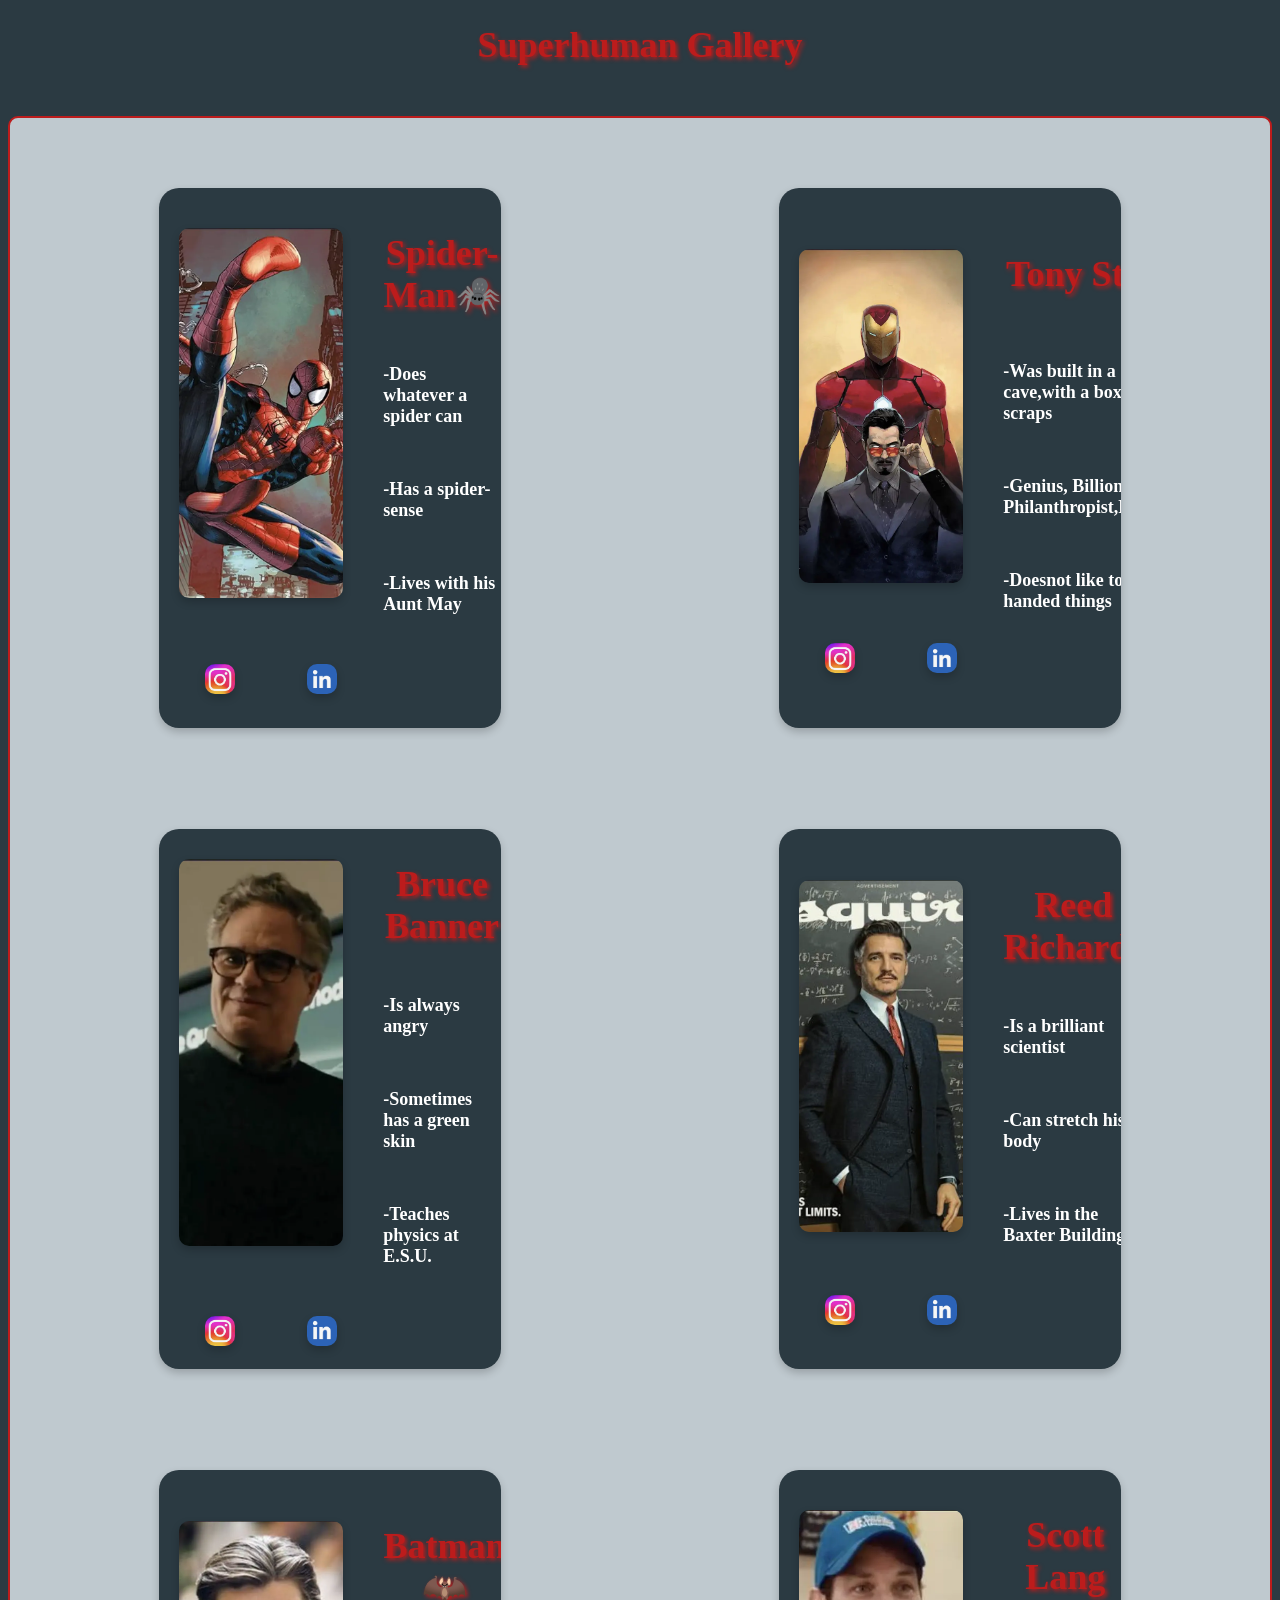
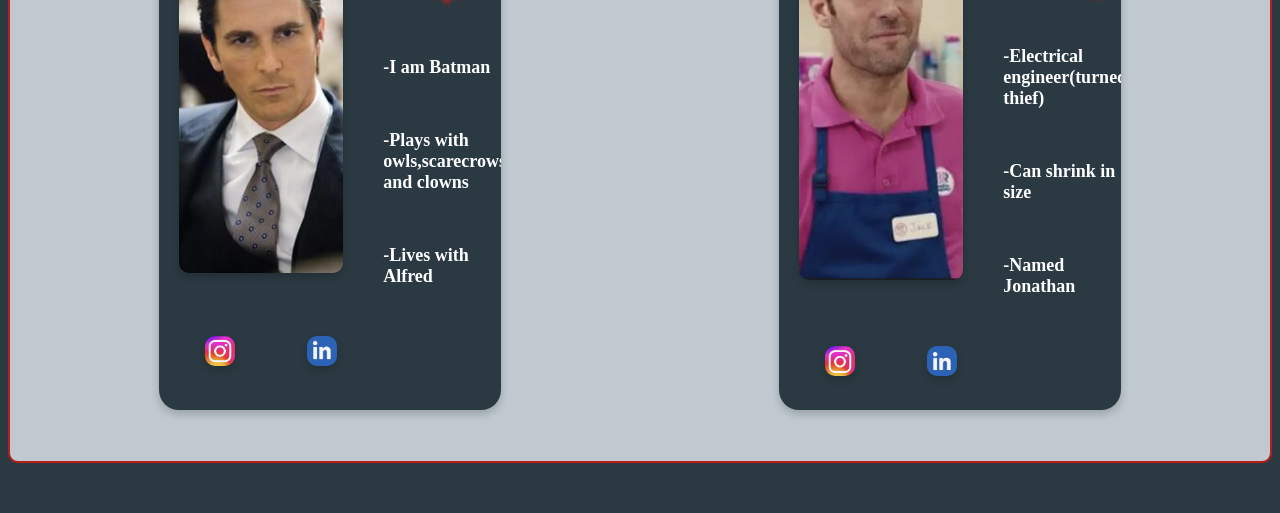
<file: index.html>
<!DOCTYPE html>
<html lang="en">

<head>
    <meta charset="UTF-8">
    <meta name="viewport" content="width=device-width, initial-scale=1.0">
    <title>Home page;)</title>
    <link rel="stylesheet" href="styleoutlet.css">
</head>

<body>
    <h1>Superhuman Gallery</h1>
    <div class="gallery">
        <div id="SpiderMan" class="superhero">
            <div class="content-container">
                <img src="images/spiderman.webp" alt="Peter Parker">
                <div class="description-container">
                    <h1>Spider-Man🕷️</h1>
                    <h4>-Does whatever a spider can</h4><br>
                    <h4>-Has a spider-sense</h4><br>
                    <h4>-Lives with his Aunt May</h4><br>
                </div>
            </div>
            <div class="button-container">
                <button type="button"
                    onclick="window.location.href='https://www.instagram.com/spiderman?utm_source=ig_web_button_share_sheet&stkn=ZDNlZDc0MzIxNw=='"><img
                        src="images/ig.webp" alt="Instagram" class="linkedin-icon"></button>
                <button type="button" onclick="window.location.href='spiderlink.html'"><img src="images/linkedin.webp"
                        alt="Linkedin" class="linkedin-icon"></button>
            </div>
        </div>
        <div id="IronMan" class="superhero">
            <div class="content-container">
                <img src="images/ironman.webp" alt="Tony Stark">
                <div class="description-container">
                    <h1>Tony Stark</h1><br>
                    <h4>-Was built in a cave,with a box of scraps</h4><br>
                    <h4>-Genius, Billionaire, Philanthropist,Playboy</h4><br>
                    <h4>-Doesnot like to be handed things</h4>
                </div>
            </div>
            <div class="button-container">
                <button type="button"
                    onclick="window.location.href='https://www.instagram.com/robertdowneyjr?utm_source=ig_web_button_share_sheet&stkn=ZDNlZDc0MzIxNw=='"><img
                        src="images/ig.webp" alt="Instagram" class="linkedin-icon"></button>
                <button type="button" onclick="window.location.href='ironlink.html'"><img src="images/linkedin.webp"
                        alt="Linkedin" class="linkedin-icon"></button>
            </div>
        </div>
        <div id="Hulk" class="superhero">
            <div class="content-container">
                <img src="images/hulk.webp" alt="Bruce Banner">
                <div class="description-container">
                    <h1>Bruce Banner</h1>
                    <h4>-Is always angry</h4><br>
                    <h4>-Sometimes has a green skin</h4><br>
                    <h4>-Teaches physics at E.S.U.</h4><br>
                </div>
            </div>
            <div class="button-container">
                <button type="button"
                    onclick="window.location.href='https://www.instagram.com/hulkhogan?utm_source=ig_web_button_share_sheet&stkn=ZDNlZDc0MzIxNw=='"><img
                        src="images/ig.webp" alt="Instagram" class="linkedin-icon"></button>
                <button type="button" onclick="window.location.href='brucelink.html'"><img src="images/linkedin.webp"
                        alt="Linkedin" class="linkedin-icon"></button>
            </div>
        </div>
        <div id="Mrfantastic" class="superhero">
            <div class="content-container">
                <img src="images/reed.webp" alt="Reed Richards">
                <div class="description-container">
                    <h1>Reed Richards</h1>
                    <h4>-Is a brilliant scientist</h4><br>
                    <h4>-Can stretch his body</h4><br>
                    <h4>-Lives in the Baxter Building</h4><br>
                </div>
            </div>
            <div class="button-container">
                <button type="button"
                    onclick="window.location.href='https://www.instagram.com/pascalispunk?utm_source=ig_web_button_share_sheet&stkn=ZDNlZDc0MzIxNw=='"><img
                        src="images/ig.webp" alt="Instagram" class="linkedin-icon"></button>
                <button type="button" onclick="window.location.href='reedlink.html'"><img src="images/linkedin.webp"
                        alt="Linkedin" class="linkedin-icon"></button>
            </div>
        </div>
        <div id="Batman" class="superhero">
            <div class="content-container">
                <img src="images/batman.webp" alt="Bruce Wayne">
                <div class="description-container">
                    <h1>Batman🦇</h1>
                    <h4>-I am Batman</h4><br>
                    <h4>-Plays with owls,scarecrows and clowns</h4><br>
                    <h4>-Lives with Alfred</h4><br>
                </div>
            </div>
            <div class="button-container">
                <button type="button"
                    onclick="window.location.href='https://www.instagram.com/batman?utm_source=ig_web_button_share_sheet&stkn=ZDNlZDc0MzIxNw=='"><img
                        src="images/ig.webp" alt="Instagram" class="linkedin-icon"></button>
                <button type="button" onclick="window.location.href='batman.html'"><img src="images/linkedin.webp"
                        alt="Linkedin" class="linkedin-icon"></button>
            </div>
        </div>
        <div id="antman" class="superhero">
            <div class="content-container">
                <img src="images/antman.webp" alt="Scott Lang">
                <div class="description-container">
                    <h1>Scott Lang</h1>
                    <h4>-Electrical engineer(turned thief)</h4><br>
                    <h4>-Can shrink in size</h4><br>
                    <h4>-Named Jonathan</h4><br>
                </div>
            </div>
            <div class="button-container">
                <button type="button"
                    onclick="window.location.href='https://www.instagram.com/antmanofficial?utm_source=ig_web_button_share_sheet&stkn=ZDNlZDc0MzIxNw=='"><img
                        src="images/ig.webp" alt="Instagram" class="linkedin-icon"></button>
                <button type="button" onclick="window.location.href='antman.html'"><img src="images/linkedin.webp"
                        alt="Linkedin" class="linkedin-icon"></button>
            </div>
        </div>
        </div>
    </div>
</body>

</html>
</file>
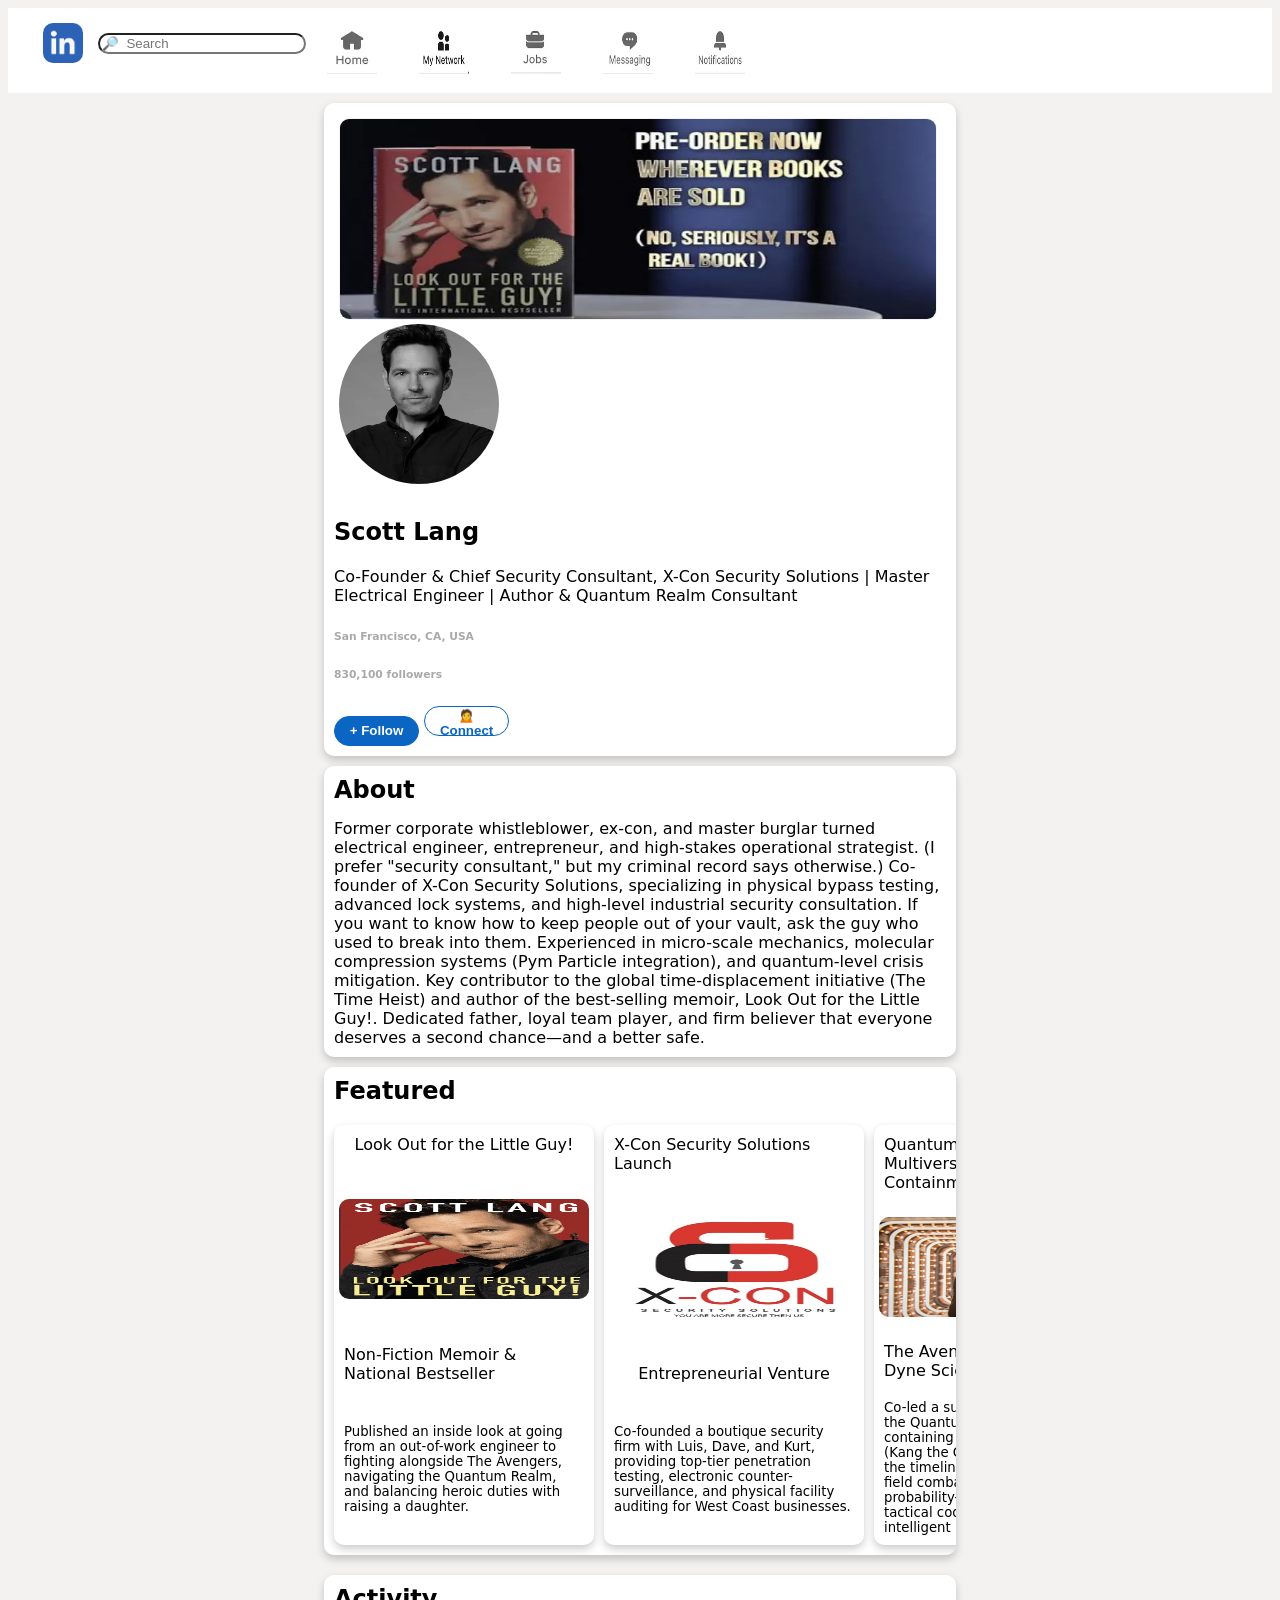
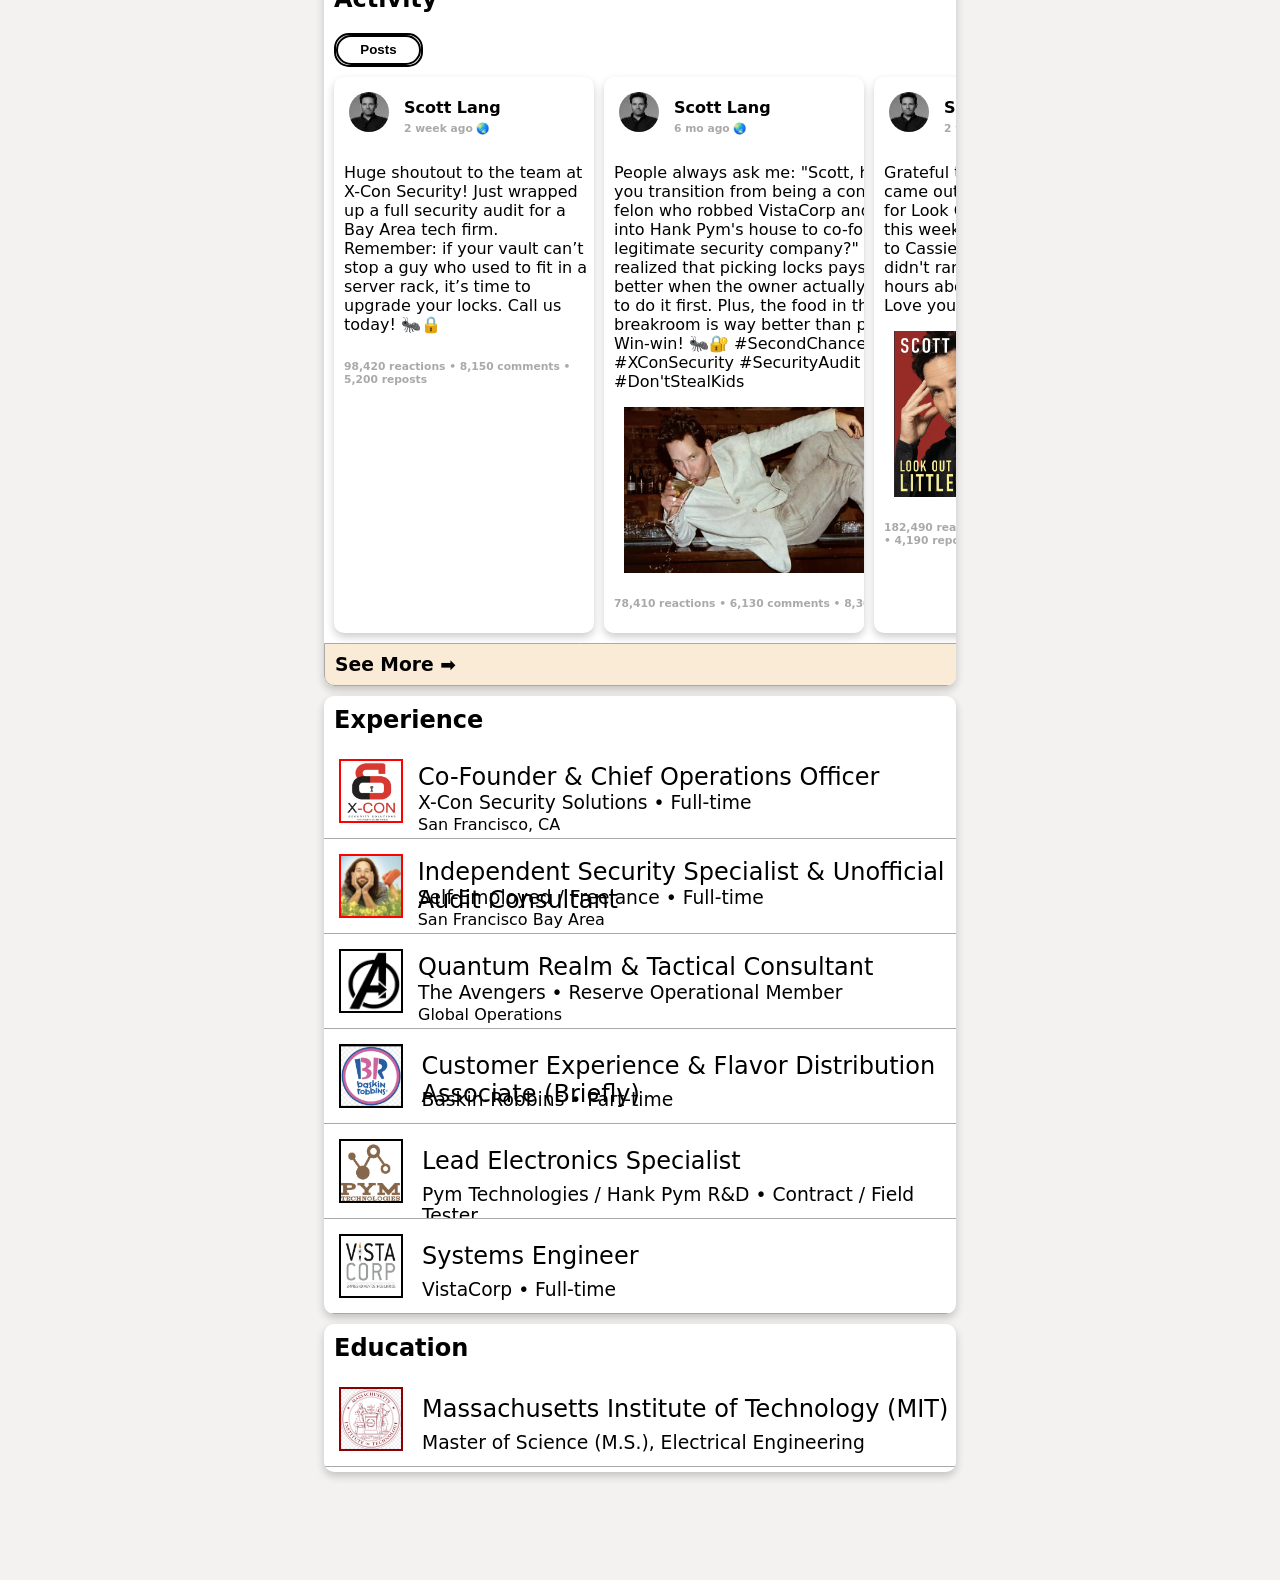
<file: antman.html>
<!DOCTYPE html>
<html lang="en">

<head>
    <meta charset="UTF-8">
    <meta name="viewport" content="width=device-width, initial-scale=1.0">
    <title>Antman Linkedin</title>
    <link rel="stylesheet" href="stylepro.css">
</head>

<body>
    <div class="linked">
        <div class="top-header">
            <div class="logo-container">
                <img src="images/linkedin.webp" alt="Linkedin" class="linkedin-icon" style="border-radius: 10px;">
                <input type="text" placeholder="🔎  Search" class="search-bar"
                    style="border-radius: 20px; width: 200px;">
            </div>
            <div class="button-container">
                <button type="button" onclick="window.location.href='https://www.linkedin.com/feed/'"><img
                        src="images/home.webp" alt="Home"></button>
                <button type="button" onclick="window.location.href='https://www.linkedin.com/mynetwork/grow/'"><img
                        src="images/net.webp" alt="Home"></button>
                <button type="button" onclick="window.location.href='https://www.linkedin.com/jobs/'"><img
                        src="images/job.webp" alt="Home"></button>
                <button type="button" onclick="window.location.href='https://www.linkedin.com/messaging/'"><img
                        src="images/messag.webp" alt="Home"></button>
                <button type="button"
                    onclick="window.location.href='https://www.linkedin.com/notifications/?filter=all'"><img
                        src="images/notif.webp" alt="Home"></button>
            </div>
        </div>
        <div class="about-section">
            <div class="photos">
                <img src="images/antmanbanner.webp" alt="Banner" id="bannertony">
                <img src="images/scott.webp" alt="pfp" id="pfpstark">
            </div>
            <div class="name">
                <h2>Scott Lang</h2>
                <h4 style="font-weight: 400;">Co-Founder & Chief Security Consultant, X-Con Security Solutions | Master
                    Electrical Engineer | Author & Quantum Realm Consultant</h4>
                <h6>San Francisco, CA, USA</h6>
                <h6>830,100 followers</h6>
                <button type="button" id="follow">+ Follow</button>
                <button type="button" id="connect">🙍 Connect</button>
            </div>
        </div>
        <div class="Description">
            <h2 style="margin: 10px; margin-bottom: 5px;">About</h2>
            <h4 style="font-weight: 400; margin: 10px; margin-bottom: 10px;">Former corporate whistleblower, ex-con, and
                master burglar turned electrical engineer, entrepreneur, and high-stakes operational strategist. (I
                prefer "security consultant," but my criminal record says otherwise.) Co-founder of X-Con Security
                Solutions, specializing in physical bypass testing, advanced lock systems, and high-level industrial
                security consultation.
                If you want to know how to keep people out of your vault, ask the guy who used to break into them.
                Experienced in micro-scale mechanics, molecular compression systems (Pym Particle integration), and
                quantum-level crisis mitigation. Key contributor to the global time-displacement initiative (The Time
                Heist) and author of the best-selling memoir, Look Out for the Little Guy!. Dedicated father, loyal team
                player, and firm believer that everyone deserves a second chance—and a better safe.</h4>
        </div>
        <div class="featured">
            <h2 style="margin: 10px; margin-bottom: 20px;">Featured</h2>
            <div class="links">
                <div class="card">
                    <h4 style="font-weight: 400; margin: 10px; margin-bottom: 10px;">Look Out for the Little Guy!</h4>
                    <img src="images/book.webp" alt="arcreactor">
                    <h4 style="font-weight: 500; margin: 10px; margin-bottom: 10px;">Non-Fiction Memoir & National
                        Bestseller</h4>
                    <h5 style="font-weight: 400; margin: 10px; margin-bottom: 10px;">
                        Published an inside look at going from an out-of-work engineer to fighting alongside The
                        Avengers, navigating the Quantum Realm, and balancing heroic duties with raising a daughter.
                    </h5>
                </div>
                <div class="card">
                    <h4 style="font-weight: 400; margin: 10px; margin-bottom: 10px;">X-Con Security Solutions Launch
                    </h4>
                    <img src="images/xcon.webp" alt="arcreactor">
                    <h4 style="font-weight: 500; margin: 10px; margin-bottom: 10px;">Entrepreneurial Venture</h4>
                    <h5 style="font-weight: 400; margin: 10px; margin-bottom: 10px;">
                        Co-founded a boutique security firm with Luis, Dave, and Kurt, providing top-tier penetration
                        testing, electronic counter-surveillance, and physical facility auditing for West Coast
                        businesses.</h5>
                </div>
                <div class="card">
                    <h4 style="font-weight: 400; margin: 10px; margin-bottom: 10px;">Quantum Realm & Multiversal Threat
                        Containment</h4>
                    <img src="images/multiverse.webp" alt="arcreactor">
                    <h4 style="font-weight: 500; margin: 10px; margin-bottom: 10px;">The Avengers & Pym/van Dyne
                        Scientific Expedition
                    </h4>
                    <h5 style="font-weight: 400; margin: 10px; margin-bottom: 10px;">Co-led a subatomic expedition into
                        the Quantum Realm, successfully containing a multiversal threat (Kang the Conqueror) and
                        securing the timeline. Pioneered micro-scale field combat tactics, advanced probability-storm
                        navigation, and tactical coordination with hyper-intelligent insectoid units.</h5>
                </div>
            </div>
        </div>
        <div class="Activity">
            <h2 style="margin: 10px; margin-bottom: 20px;">Activity</h2>
            <div class="post" style="margin-left: 10px;">
                <button type="button" class="post">Posts</button>
            </div>
            <div class="postcard">
                <div class="cards">
                    <div class="title">
                        <img src="images/scott.webp" alt="pfp"
                            style="width: 40px; height: 40px; border-radius: 50%;">
                        <div style="display: flex;flex-direction: column;">
                            <div style="height: 20px;">
                                <h4>Scott Lang</h4>
                            </div>
                            <div style="height: 20px;">
                                <h6>2 week ago 🌏</h6>
                            </div>
                        </div>
                    </div>
                    <div style="margin-left: 10px;margin-top: 0px;">
                        <p>Huge shoutout to the team at X-Con Security! Just wrapped up a full security audit for a Bay
                            Area tech firm. Remember: if your vault can’t stop a guy who used to fit in a server rack,
                            it’s time to upgrade your locks. Call us today! 🐜🔒</p>

                    </div>
                    <div style="display: flex;flex-direction: row;">
                        <h6 style="margin: 10px;">98,420 reactions • 8,150 comments • 5,200 reposts</h6>
                    </div>
                </div>
                <div class="cards">
                    <div class="title">
                        <img src="images/scott.webp" alt="pfp"
                            style="width: 40px; height: 40px; border-radius: 50%;">
                        <div style="display: flex;flex-direction: column;">
                            <div style="height: 20px;">
                                <h4>Scott Lang</h4>
                            </div>
                            <div style="height: 20px;">
                                <h6>6 mo ago 🌏</h6>
                            </div>
                        </div>
                    </div>
                    <div style="margin-left: 10px;margin-top: 0px;">
                        <p>People always ask me: "Scott, how did you transition from being a convicted felon who robbed
                            VistaCorp and broke into Hank Pym's house to co-founding a legitimate security company?"
                            Simple! I realized that picking locks pays much better when the owner actually hires you to
                            do it first.

                            Plus, the food in the X-Con breakroom is way better than prison food. Win-win! 🐜🔐
                            #SecondChances #XConSecurity #SecurityAudit #Don'tStealKids</p>
                        <img src="images/act1sct.webp" alt="arcmake" style=" margin: 10px; margin-top: 0px;height: 166px; width: auto;">
                    </div>
                    <div style="display: flex;flex-direction: row;">
                        <h6 style="margin: 10px;">78,410 reactions • 6,130 comments • 8,300 reposts</h6>
                    </div>
                </div>
                <div class="cards">
                    <div class="title">
                        <img src="images/scott.webp" alt="pfp"
                            style="width: 40px; height: 40px; border-radius: 50%;">
                        <div style="display: flex;flex-direction: column;">
                            <div style="height: 20px;">
                                <h4>Scott Lang</h4>
                            </div>
                            <div style="height: 20px;">
                                <h6>2 yr ago 🌏</h6>
                            </div>
                        </div>
                    </div>
                    <div style="margin-left: 10px;margin-top: 0px;">
                        <p>Grateful to everyone who came out to the book signing for Look Out for the Little Guy! this
                            weekend! Special thanks to Cassie for making sure I didn't ramble on stage for two hours
                            about quantum physics. Love you kiddo! ❤️📖</p>
                        <img src="images/book.webp" alt="arcmake"
                            style="margin: 10px;margin-top: 0px;height: 166px; width: auto;">
                    </div>
                    <div style="display: flex;flex-direction: row;">
                        <h6 style="margin: 10px;">182,490 reactions • 12,430 comments • 4,190 reposts</h6>
                    </div>
                </div>
            </div>
            <div
                style="border: 1px solid darkgray;border-bottom-left-radius: 10px;border-top-right-radius: 10px;background-color: antiquewhite;">
                <h3 style="margin: 10px;">See More ➡</h3>
            </div>
        </div>
        <div class="experience">
            <h2 style="margin: 10px;">Experience</h2>
            <div class="experiences">
                <img src="images/xcon.webp" alt="avng" style="border: 2px solid red; height: 60px;width: 60px;">
                <div style="display: flex;flex-direction: column;height: 60px;">
                    <div style="height: 30px;">
                        <h2 style="font-weight: 500;">Co-Founder & Chief Operations Officer</h2>
                    </div>
                    <div style="height: 20px;">
                        <h3 style="font-weight: 400;">X-Con Security Solutions • Full-time</h3>
                    </div>
                    <div style="height: 10px;">
                        <h4 style="font-weight: 300;">San Francisco, CA</h4>
                    </div>
                </div>
            </div>
            <div class="experiences">
                <img src="images/homeless.webp" alt="avng" style="border: 2px solid red; height: 60px;width: 60px;">
                <div style="display: flex;flex-direction: column;height: 60px;">
                    <div style="height: 30px;">
                        <h2 style="font-weight: 500;">Independent Security Specialist & Unofficial Audit Consultant</h2>
                    </div>
                    <div style="height: 20px;">
                        <h3 style="font-weight: 400;">Self-Employed / Freelance • Full-time</h3>
                    </div>
                    <div style="height: 10px;">
                        <h4 style="font-weight: 300;">San Francisco Bay Area</h4>
                    </div>
                </div>
            </div>
            <div class="experiences">
                <img src="images/avng.webp" alt="avng" style="border: 2px solid black; height: 60px;width: 60px;">
                <div style="display: flex;flex-direction: column;height: 60px;">
                    <div style="height: 30px;">
                        <h2 style="font-weight: 500;">Quantum Realm & Tactical Consultant</h2>
                    </div>
                    <div style="height: 20px;">
                        <h3 style="font-weight: 400;">
                            The Avengers • Reserve Operational Member</h3>
                    </div>
                    <div style="height: 10px;">
                        <h4 style="font-weight: 300;">Global Operations</h4>
                    </div>
                </div>
            </div>
            <div class="experiences">
                <img src="images/br.webp" alt="avng" style="border: 2px solid black; height: 60px;width: 60px;">
                <div style="display: flex;flex-direction: column;height: 60px;">
                    <div class="mainhed">
                        <h2 style="font-weight: 500;">Customer Experience & Flavor Distribution Associate (Briefly)</h2>
                    </div>
                    <div class="subhed">
                        <h3 style="font-weight: 400;">
                            Baskin-Robbins • Part-time</h3>
                    </div>
                    <div class="descp">
                        <h4 style="font-weight: 300;">San Francisco, CA</h4>
                    </div>
                </div>
            </div>
            <div class="experiences">
                <img src="images/PYM.webp" alt="avng" style="border: 2px solid black; height: 60px;width: 60px;">
                <div style="display: flex;flex-direction: column;height: 60px;">
                    <div class="mainhed">
                        <h2 style="font-weight: 500;">Lead Electronics Specialist</h2>
                    </div>
                    <div class="subhed">
                        <h3 style="font-weight: 400;">
                            Pym Technologies / Hank Pym R&D • Contract / Field Tester</h3>
                    </div>
                    <div class="descp">
                        <h4 style="font-weight: 300;">San Francisco, CA</h4>
                    </div>
                </div>
            </div>
            <div class="experiences">
                <img src="images/vistacorp.webp" alt="avng" style="border: 2px solid black; height: 60px;width: 60px;">
                <div style="display: flex;flex-direction: column;height: 60px;">
                    <div class="mainhed">
                        <h2 style="font-weight: 500;">Systems Engineer</h2>
                    </div>
                    <div class="subhed">
                        <h3 style="font-weight: 400;">
                            VistaCorp • Full-time</h3>
                    </div>
                    <div class="descp">
                        <h4 style="font-weight: 300;">San Francisco, CA</h4>
                    </div>
                </div>
            </div>
        </div>
        <div class="education">
            <h2 style="margin: 10px;">Education</h2>
            <div class="educate 1">
                <img src="images/mit.webp" alt="avng" style="border: 2px solid darkred; height: 60px;width: 60px;">
                <div style="display: flex;flex-direction: column;height: 60px;">
                    <div class="mainhed">
                        <h2 style="font-weight: 500;">Massachusetts Institute of Technology (MIT)</h2>
                    </div>
                    <div class="subhed">
                        <h3 style="font-weight: 400;">Master of Science (M.S.), Electrical Engineering
                        </h3>
                    </div>
                    <div class="descp">
                        <h4 style="font-weight: 300;">Focus: Advanced Micro-Circuitry, Network Security, Electromagnetic
                            Systems</h4>
                    </div>
                </div>
            </div>
        </div>
    </div>
</body>
</html>
</file>
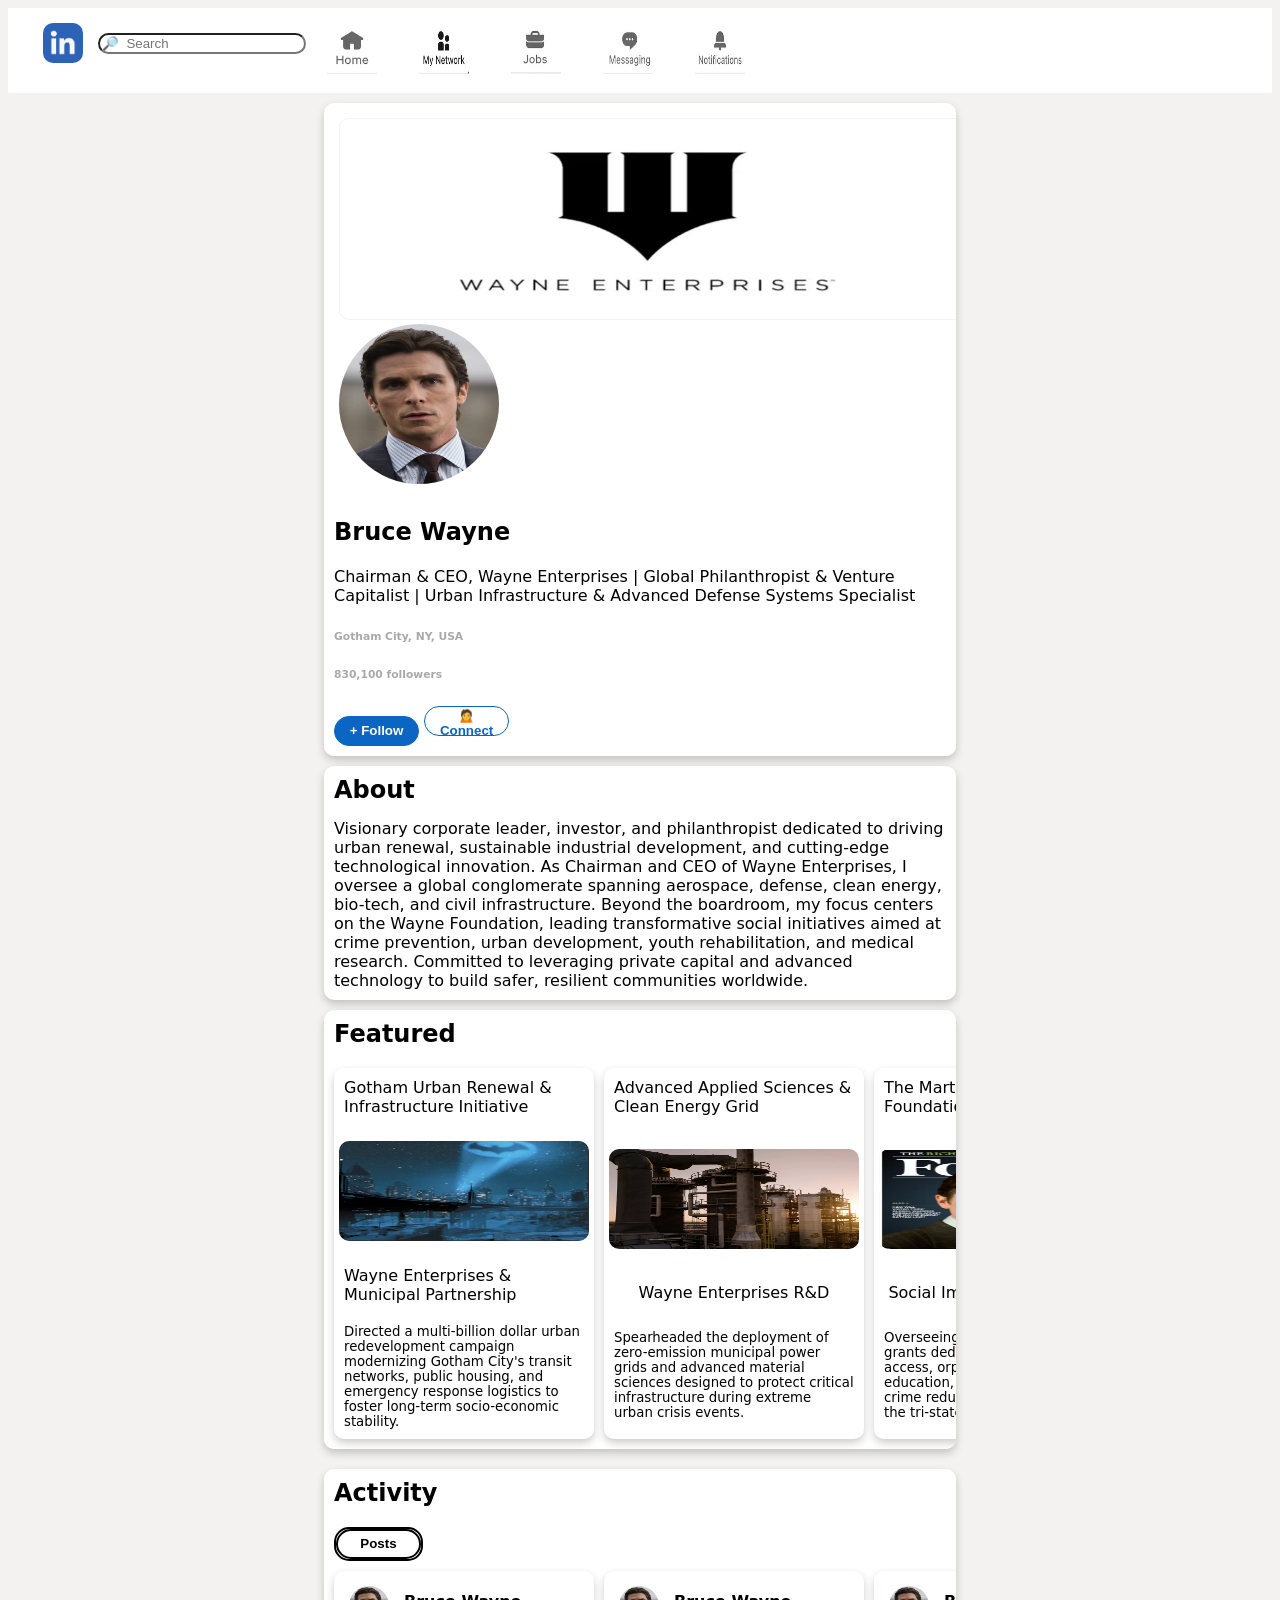
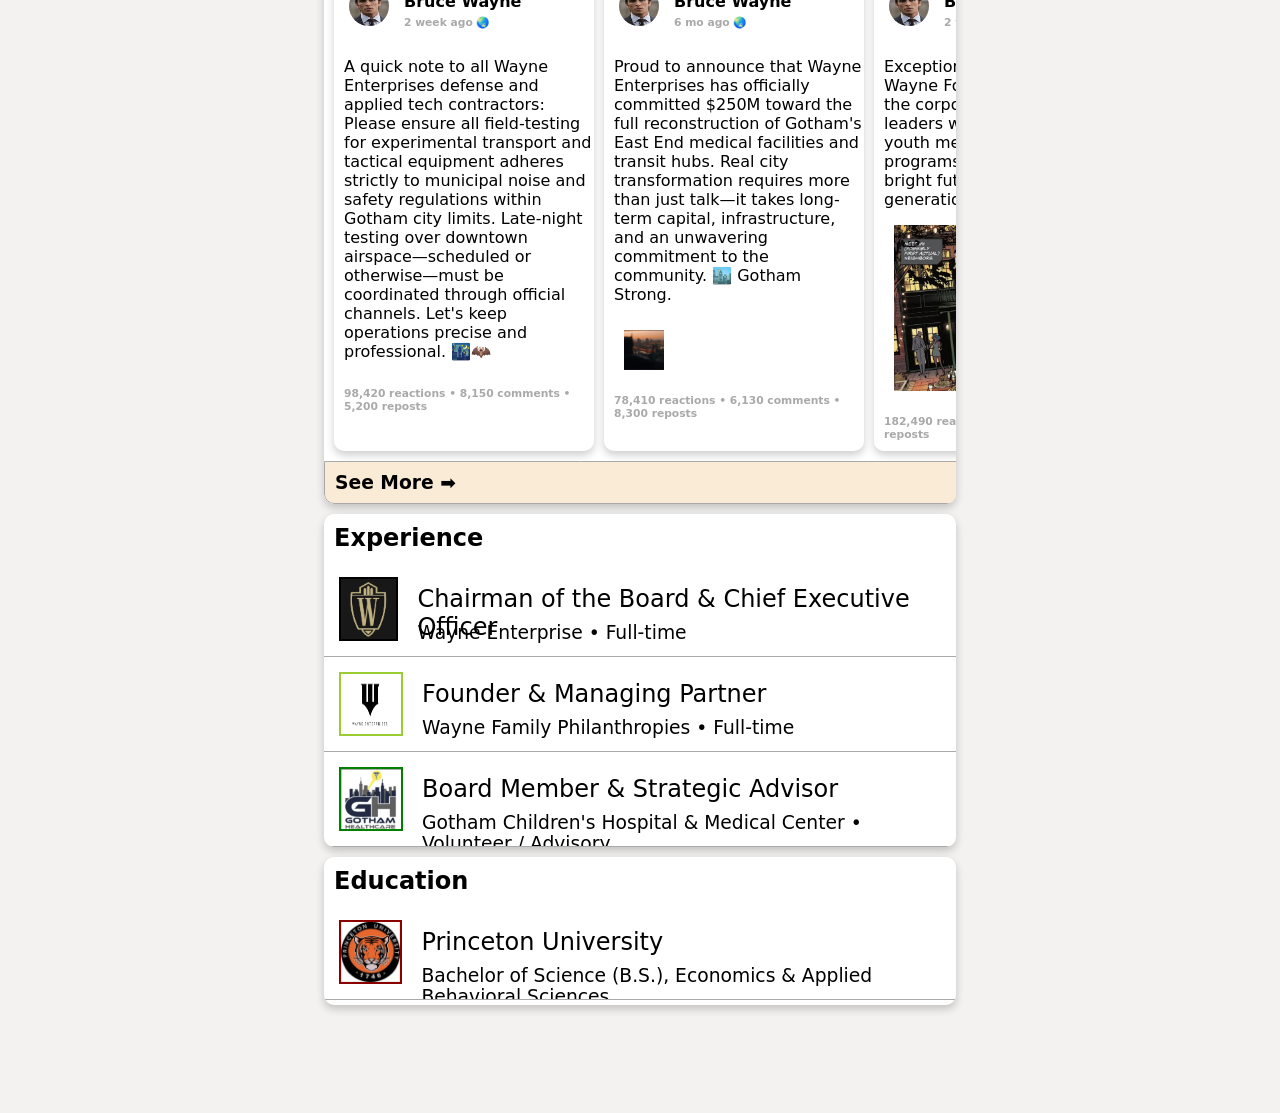
<file: batman.html>
<!DOCTYPE html>
<html lang="en">

<head>
    <meta charset="UTF-8">
    <meta name="viewport" content="width=device-width, initial-scale=1.0">
    <title>Batman Linkedin</title>
    <link rel="stylesheet" href="stylepro.css">
</head>

<body>
    <div class="linked">
        <div class="top-header">
            <div class="logo-container">
                <img src="images/linkedin.webp" alt="Linkedin" class="linkedin-icon" style="border-radius: 10px;">
                <input type="text" placeholder="🔎  Search" class="search-bar"
                    style="border-radius: 20px; width: 200px;">
            </div>
            <div class="button-container">
                <button type="button" onclick="window.location.href='https://www.linkedin.com/feed/'"><img
                        src="images/home.webp" alt="Home"></button>
                <button type="button" onclick="window.location.href='https://www.linkedin.com/mynetwork/grow/'"><img
                        src="images/net.webp" alt="Home"></button>
                <button type="button" onclick="window.location.href='https://www.linkedin.com/jobs/'"><img
                        src="images/job.webp" alt="Home"></button>
                <button type="button" onclick="window.location.href='https://www.linkedin.com/messaging/'"><img
                        src="images/messag.webp" alt="Home"></button>
                <button type="button"
                    onclick="window.location.href='https://www.linkedin.com/notifications/?filter=all'"><img
                        src="images/notif.webp" alt="Home"></button>
            </div>
        </div>
        <div class="about-section">
            <div class="photos">
                <img src="images/wayneban.webp" alt="Banner" id="bannertony">
                <img src="images/waynepfp.webp" alt="pfp" id="pfpstark">
            </div>
            <div class="name">
                <h2>Bruce Wayne</h2>
                <h4 style="font-weight: 400;">Chairman & CEO, Wayne Enterprises | Global Philanthropist & Venture
                    Capitalist | Urban Infrastructure & Advanced Defense Systems Specialist</h4>
                <h6>Gotham City, NY, USA</h6>
                <h6>830,100 followers</h6>
                <button type="button" id="follow">+ Follow</button>
                <button type="button" id="connect">🙍 Connect</button>
            </div>
        </div>
        <div class="Description">
            <h2 style="margin: 10px; margin-bottom: 5px;">About</h2>
            <h4 style="font-weight: 400; margin: 10px; margin-bottom: 10px;">Visionary corporate leader, investor, and
                philanthropist dedicated to driving urban renewal, sustainable industrial development, and cutting-edge
                technological innovation. As Chairman and CEO of Wayne Enterprises, I oversee a global conglomerate
                spanning aerospace, defense, clean energy, bio-tech, and civil infrastructure.

                Beyond the boardroom, my focus centers on the Wayne Foundation, leading transformative social
                initiatives aimed at crime prevention, urban development, youth rehabilitation, and medical research.
                Committed to leveraging private capital and advanced technology to build safer, resilient communities
                worldwide.</h4>
        </div>
        <div class="featured">
            <h2 style="margin: 10px; margin-bottom: 20px;">Featured</h2>
            <div class="links">
                <div class="card">
                    <h4 style="font-weight: 400; margin: 10px; margin-bottom: 10px;">Gotham Urban Renewal &
                        Infrastructure Initiative</h4>
                    <img src="images/gotham.webp" alt="arcreactor">
                    <h4 style="font-weight: 500; margin: 10px; margin-bottom: 10px;">Wayne Enterprises & Municipal
                        Partnership</h4>
                    <h5 style="font-weight: 400; margin: 10px; margin-bottom: 10px;">
                        Directed a multi-billion dollar urban redevelopment campaign modernizing Gotham City's transit
                        networks, public housing, and emergency response logistics to foster long-term socio-economic
                        stability.</h5>
                </div>
                <div class="card">
                    <h4 style="font-weight: 400; margin: 10px; margin-bottom: 10px;">Advanced Applied Sciences & Clean
                        Energy Grid
                    </h4>
                    <img src="images/grid.webp" alt="arcreactor">
                    <h4 style="font-weight: 500; margin: 10px; margin-bottom: 10px;">Wayne Enterprises R&D</h4>
                    <h5 style="font-weight: 400; margin: 10px; margin-bottom: 10px;">
                        Spearheaded the deployment of zero-emission municipal power grids and advanced material sciences
                        designed to protect critical infrastructure during extreme urban crisis events.</h5>
                </div>
                <div class="card">
                    <h4 style="font-weight: 400; margin: 10px; margin-bottom: 10px;">The Martha & Thomas Wayne
                        Foundation Endowment</h4>
                    <img src="images/forb.webp" alt="arcreactor">
                    <h4 style="font-weight: 500; margin: 10px; margin-bottom: 10px;">Social Impact & Philanthropy
                    </h4>
                    <h5 style="font-weight: 400; margin: 10px; margin-bottom: 10px;">Overseeing $500M+ in active grants
                        dedicated to healthcare access, orphanage support, public education, and community-led crime
                        reduction programs across the tri-state area.</h5>
                </div>
            </div>
        </div>
        <div class="Activity">
            <h2 style="margin: 10px; margin-bottom: 20px;">Activity</h2>
            <div class="post" style="margin-left: 10px;">
                <button type="button" class="post">Posts</button>
            </div>
            <div class="postcard">
                <div class="cards">
                    <div class="title">
                        <img src="images/waynepfp.webp" alt="pfp"
                            style="width: 40px; height: 40px; border-radius: 50%;">
                        <div style="display: flex;flex-direction: column;">
                            <div style="height: 20px;">
                                <h4>Bruce Wayne</h4>
                            </div>
                            <div style="height: 20px;">
                                <h6>2 week ago 🌏</h6>
                            </div>
                        </div>
                    </div>
                    <div style="margin-left: 10px;margin-top: 0px;">
                        <p>A quick note to all Wayne Enterprises defense and applied tech contractors: Please ensure all
                            field-testing for experimental transport and tactical equipment adheres strictly to
                            municipal noise and safety regulations within Gotham city limits. Late-night testing over
                            downtown airspace—scheduled or otherwise—must be coordinated through official channels.
                            Let's keep operations precise and professional. 🌃🦇</p>
                    </div>
                    <div style="display: flex;flex-direction: row;">
                        <h6 style="margin: 10px;">98,420 reactions • 8,150 comments • 5,200 reposts</h6>
                    </div>
                </div>
                <div class="cards">
                    <div class="title">
                        <img src="images/waynepfp.webp" alt="pfp"
                            style="width: 40px; height: 40px; border-radius: 50%;">
                        <div style="display: flex;flex-direction: column;">
                            <div style="height: 20px;">
                                <h4>Bruce Wayne</h4>
                            </div>
                            <div style="height: 20px;">
                                <h6>6 mo ago 🌏</h6>
                            </div>
                        </div>
                    </div>
                    <div style="margin-left: 10px;margin-top: 0px;">
                        <p>Proud to announce that Wayne Enterprises has officially committed $250M toward the full
                            reconstruction of Gotham's East End medical facilities and transit hubs. Real city
                            transformation requires more than just talk—it takes long-term capital, infrastructure, and
                            an unwavering commitment to the community. 🏙️ Gotham Strong.</p>
                        <img src="images/act1bat.webp" alt="arcmake" style="font-weight: 400; margin: 10px; margin-bottom: 10px;">
                    </div>
                    <div style="display: flex;flex-direction: row;">
                        <h6 style="margin: 10px;">78,410 reactions • 6,130 comments • 8,300 reposts</h6>
                    </div>
                </div>
                <div class="cards">
                    <div class="title">
                        <img src="images/waynepfp.webp" alt="pfp"
                            style="width: 40px; height: 40px; border-radius: 50%;">
                        <div style="display: flex;flex-direction: column;">
                            <div style="height: 20px;">
                                <h4>Bruce Wayne</h4>
                            </div>
                            <div style="height: 20px;">
                                <h6>2 yr ago 🌏</h6>
                            </div>
                        </div>
                    </div>
                    <div style="margin-left: 10px;margin-top: 0px;">
                        <p>Exceptional evening hosting the annual Wayne Foundation Gala! Thanks to all the corporate
                            partners and civic leaders who stepped up to support our youth mentorship and rehabilitation
                            programs. Together, we are ensuring bright futures for Gotham's next generation. 🤝✨</p>
                        <img src="images/gala.webp" alt="arcmake"
                            style="margin: 10px;margin-top: 0px;height: 166px; width: auto;">
                    </div>
                    <div style="display: flex;flex-direction: row;">
                        <h6 style="margin: 10px;">182,490 reactions • 12,430 comments • 4,190 reposts</h6>
                    </div>
                </div>
            </div>
            <div
                style="border: 1px solid darkgray;border-bottom-left-radius: 10px;border-top-right-radius: 10px;background-color: antiquewhite;">
                <h3 style="margin: 10px;">See More ➡</h3>
            </div>
        </div>
        <div class="experience">
            <h2 style="margin: 10px;">Experience</h2>
            <div class="experiences">
                <img src="images/enterprise.webp" alt="avng" style="border: 2px solid black; height: 60px;width: 60px;">
                <div style="display: flex;flex-direction: column;height: 60px;">
                    <div class="mainhed">
                        <h2 style="font-weight: 500;">Chairman of the Board & Chief Executive Officer</h2>
                    </div>
                    <div class="subhed">
                        <h3 style="font-weight: 400;">Wayne Enterprise • Full-time</h3>
                    </div>
                    <div class="descp">
                        <h4 style="font-weight: 300;">Gotham, NY</h4>
                    </div>
                </div>
            </div>
            <div class="experiences">
                <img src="images/wayneban.webp" alt="avng" style="border: 2px solid yellowgreen; height: 60px;width: 60px;">
                <div style="display: flex;flex-direction: column;height: 60px;">
                    <div class="mainhed">
                        <h2 style="font-weight: 500;">Founder & Managing Partner</h2>
                    </div>
                    <div class="subhed">
                        <h3 style="font-weight: 400;">Wayne Family Philanthropies • Full-time</h3>
                    </div>
                    <div class="descp">
                        <h4 style="font-weight: 300;">Gotham, NY</h4>
                    </div>
                </div>
            </div>
            <div class="experiences">
                <img src="images/gothamhealth.webp" alt="avng" style="border: 2px solid green; height: 60px;width: 60px;">
                <div style="display: flex;flex-direction: column;height: 60px;">
                    <div class="mainhed">
                        <h2 style="font-weight: 500;">Board Member & Strategic Advisor</h2>
                    </div>
                    <div class="subhed">
                        <h3 style="font-weight: 400;">
                            Gotham Children's Hospital & Medical Center • Volunteer / Advisory</h3>
                    </div>
                    <div class="descp">
                        <h4 style="font-weight: 300;">Gotham, NY</h4>
                    </div>
                </div>
            </div>
        </div>
        <div class="education">
            <h2 style="margin: 10px;">Education</h2>
            <div class="educate">
                <img src="images/princeton.webp" alt="avng" style="border: 2px solid darkred; height: 60px;width: 60px;">
                <div style="display: flex;flex-direction: column;height: 60px;">
                    <div class="mainhed">
                        <h2 style="font-weight: 500;">Princeton University</h2>
                    </div>
                    <div class="subhed">
                        <h3 style="font-weight: 400;">Bachelor of Science (B.S.), Economics & Applied Behavioral Sciences
                        </h3>
                    </div>
                    <div class="descp">
                        <h4 style="font-weight: 300;">Completed coursework early before engaging in extensive international field study.</h4>
                    </div>
                </div>
            </div>
            </div>
        </div>
</body>

</html>
</file>
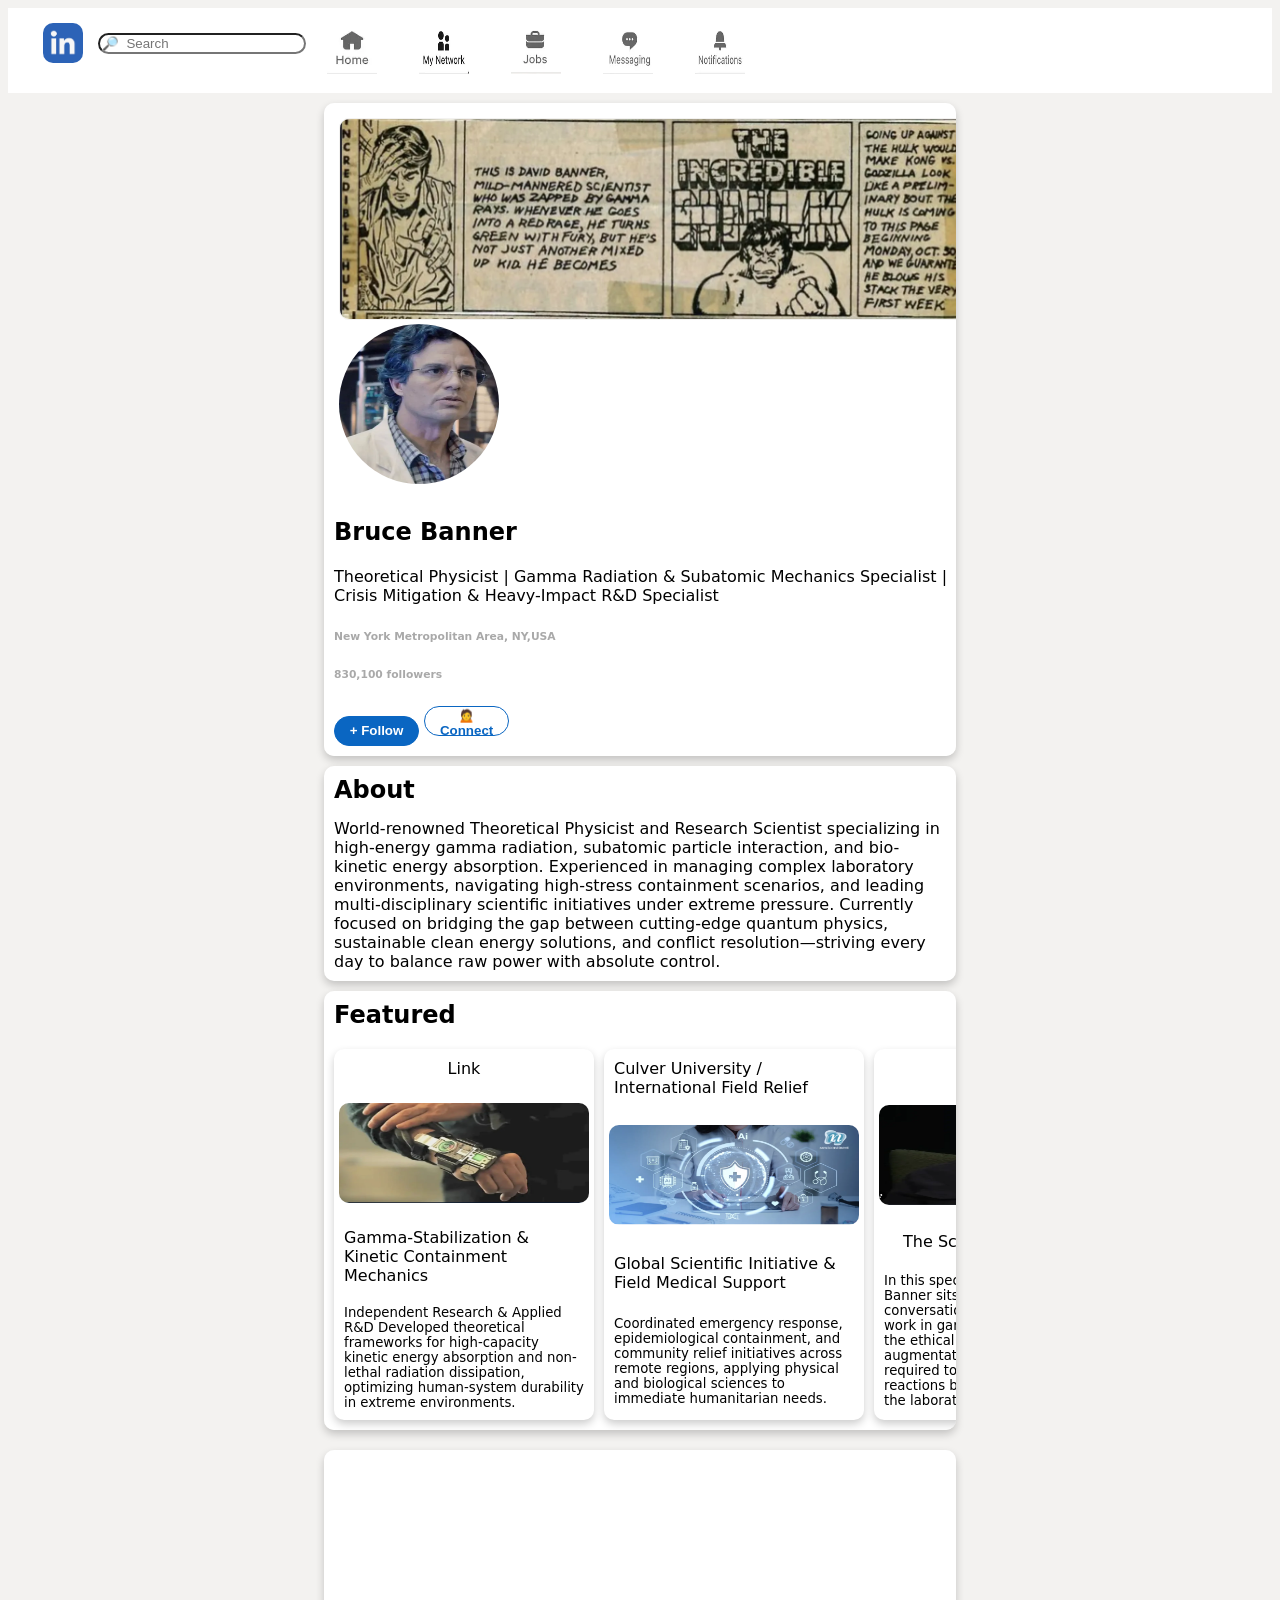
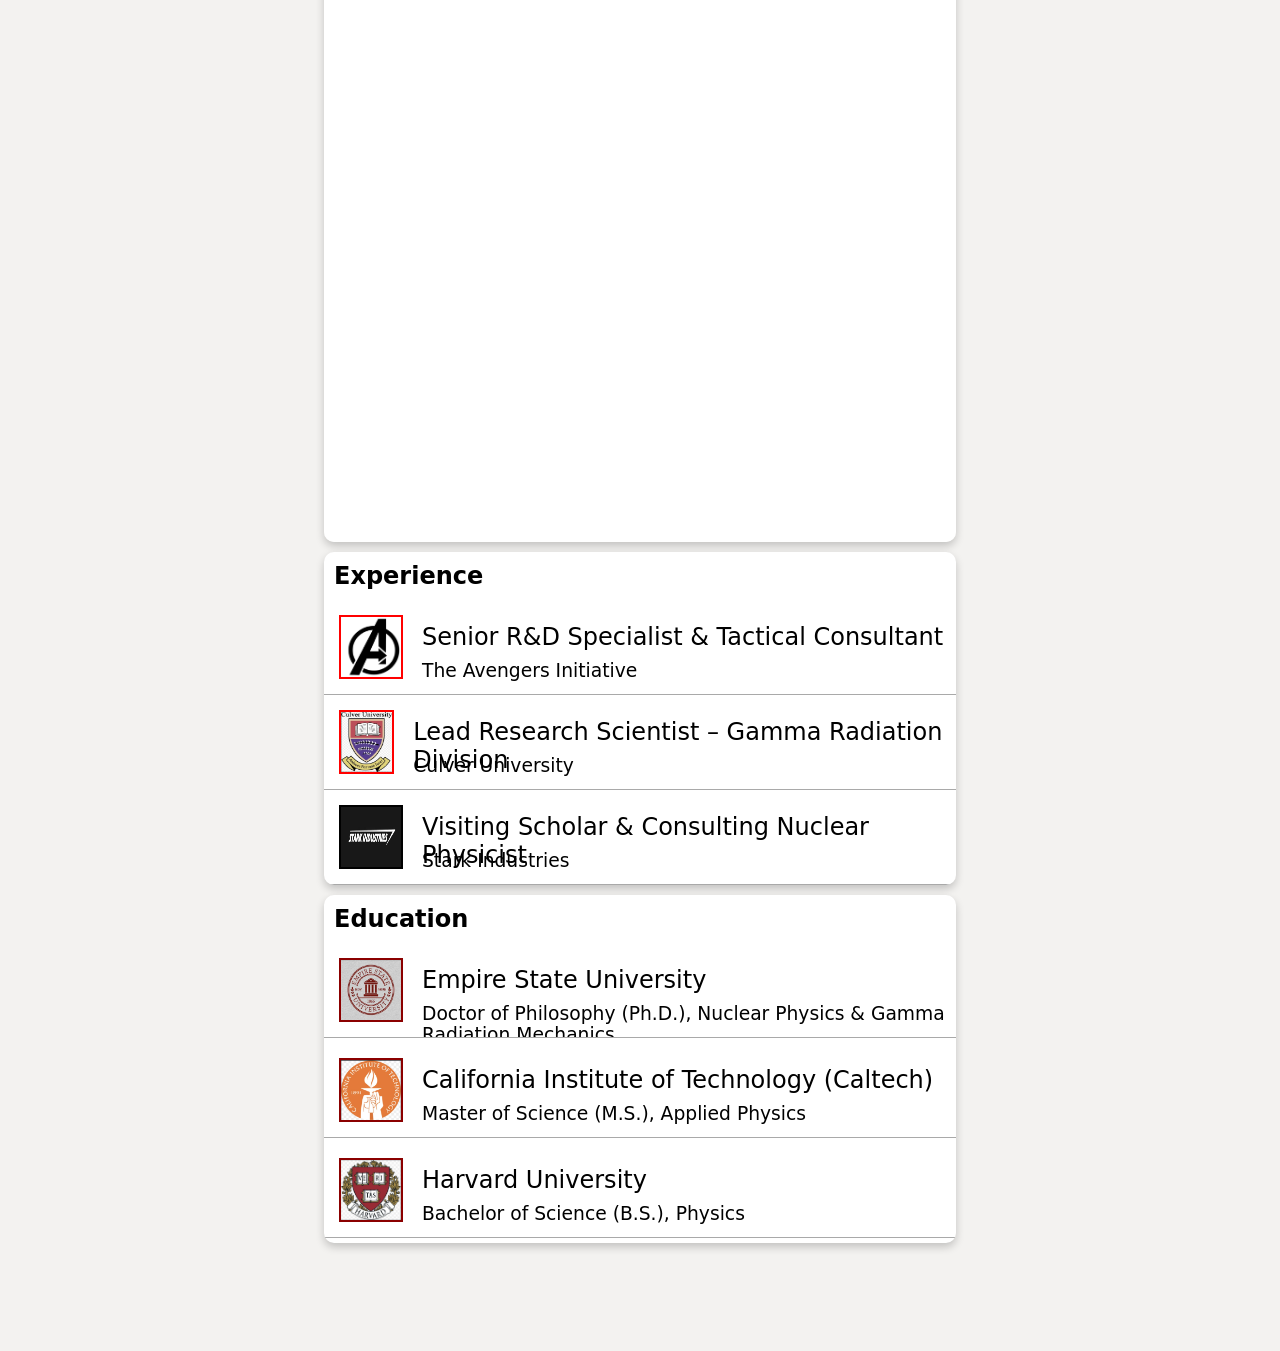
<file: brucelink.html>
<!DOCTYPE html>
<html lang="en">

<head>
    <meta charset="UTF-8">
    <meta name="viewport" content="width=device-width, initial-scale=1.0">
    <title>Hulk Linkedin</title>
    <link rel="stylesheet" href="stylepro.css">
</head>

<body>
    <div class="linked">
        <div class="top-header">
            <div class="logo-container">
                <img src="images/linkedin.webp" alt="Linkedin" class="linkedin-icon" style="border-radius: 10px;">
                <input type="text" placeholder="🔎  Search" class="search-bar"
                    style="border-radius: 20px; width: 200px;">
            </div>
            <div class="button-container">
                <button type="button" onclick="window.location.href='https://www.linkedin.com/feed/'"><img
                        src="images/home.webp" alt="Home"></button>
                <button type="button" onclick="window.location.href='https://www.linkedin.com/mynetwork/grow/'"><img
                        src="images/net.webp" alt="Home"></button>
                <button type="button" onclick="window.location.href='https://www.linkedin.com/jobs/'"><img
                        src="images/job.webp" alt="Home"></button>
                <button type="button" onclick="window.location.href='https://www.linkedin.com/messaging/'"><img
                        src="images/messag.webp" alt="Home"></button>
                <button type="button"
                    onclick="window.location.href='https://www.linkedin.com/notifications/?filter=all'"><img
                        src="images/notif.webp" alt="Home"></button>
            </div>
        </div>
        <div class="about-section">
            <div class="photos">
                <img src="images/bannerbanner.webp" alt="Banner" id="bannertony">
                <img src="images/bannerpfp.webp" alt="pfp" id="pfpstark">
            </div>
            <div class="name">
                <h2>Bruce Banner</h2>
                <h4 style="font-weight: 400;">Theoretical Physicist | Gamma Radiation & Subatomic Mechanics Specialist |
                    Crisis Mitigation & Heavy-Impact R&D Specialist</h4>
                <h6>New York Metropolitan Area, NY,USA</h6>
                <h6>830,100 followers</h6>
                <button type="button" id="follow">+ Follow</button>
                <button type="button" id="connect">🙍 Connect</button>
            </div>
        </div>
        <div class="Description">
            <h2 style="margin: 10px; margin-bottom: 5px;">About</h2>
            <h4 style="font-weight: 400; margin: 10px; margin-bottom: 10px;">World-renowned Theoretical Physicist and
                Research Scientist specializing in high-energy gamma radiation, subatomic particle interaction, and
                bio-kinetic energy absorption. Experienced in managing complex laboratory environments, navigating
                high-stress containment scenarios, and leading multi-disciplinary scientific initiatives under extreme
                pressure.

                Currently focused on bridging the gap between cutting-edge quantum physics, sustainable clean energy
                solutions, and conflict resolution—striving every day to balance raw power with absolute control.</h4>
        </div>
        <div class="featured">
            <h2 style="margin: 10px; margin-bottom: 20px;">Featured</h2>
            <div class="links">
                <div class="card">
                    <h4 style="font-weight: 400; margin: 10px; margin-bottom: 10px;">Link</h4>
                    <img src="images/hulkhand.webp" alt="arcreactor">
                    <h4 style="font-weight: 500; margin: 10px; margin-bottom: 10px;">Gamma-Stabilization & Kinetic
                        Containment Mechanics</h4>
                    <h5 style="font-weight: 400; margin: 10px; margin-bottom: 10px;">Independent Research & Applied R&D
                        Developed theoretical frameworks for high-capacity kinetic energy absorption and non-lethal
                        radiation dissipation, optimizing human-system durability in extreme environments.</h5>
                </div>
                <div class="card">
                    <h4 style="font-weight: 400; margin: 10px; margin-bottom: 10px;">Culver University / International
                        Field Relief</h4>
                    <img src="images/health.webp" alt="arcreactor">
                    <h4 style="font-weight: 500; margin: 10px; margin-bottom: 10px;">Global Scientific Initiative &
                        Field Medical Support</h4>
                    <h5 style="font-weight: 400; margin: 10px; margin-bottom: 10px;">
                        Coordinated emergency response, epidemiological containment, and community relief initiatives
                        across remote regions, applying physical and biological sciences to immediate humanitarian
                        needs.</h5>
                </div>
                <div class="card">
                    <h4 style="font-weight: 400; margin: 10px; margin-bottom: 10px;">Podcast</h4>
                    <img src="images/bannerpod.webp" alt="arcreactor">
                    <h4 style="font-weight: 500; margin: 10px; margin-bottom: 10px;">The Science of the Storm</h4>
                    <h5 style="font-weight: 400; margin: 10px; margin-bottom: 10px;">In this special feature, Dr. Bruce
                        Banner sits down for an in-depth conversation about his pioneering work in gamma-ray
                        stabilization, the ethical boundaries of human augmentation, and the discipline required to
                        control high-energy reactions both inside and outside the laboratory.</h5>
                </div>
            </div>
        </div>
        <div class="Activity">
            <h2 style="margin: 10px; margin-bottom: 20px;">Activity</h2>
            <div class="post" style="margin-left: 10px;">
                <button type="button" class="post">Posts</button>
            </div>
            <div class="postcard">
                <div class="cards">
                    <div class="title">
                        <img src="images/bannerpfp.webp" alt="pfp"
                            style="width: 40px; height: 40px; border-radius: 50%;">
                        <div style="display: flex;flex-direction: column;">
                            <div style="height: 20px;">
                                <h4>Bruce Banner</h4>
                            </div>
                            <div style="height: 20px;">
                                <h6>2 week ago 🌏</h6>
                            </div>
                        </div>
                    </div>
                    <div style="margin-left: 10px;margin-top: 0px;">
                        <p>Regarding recent reports from Damage Control Facility: I want to formally apologize to the
                            city of New York
                            and the NYPD for the recent, unscheduled disturbance during the Terror incidents. The
                            Hulk's unexpected appearance was the result of a temporary containment breach and mind
                            control by a mutant, and measures
                            have since been doubled to ensure total stability. It will not happen again. Thank you to
                            Spider-Man for assisting with crowd safety and field mitigation. Back to the lab and I am
                            totally safe to work with!!. 🧪 safe
                            NYC!</p>
                    </div>
                    <div style="display: flex;flex-direction: row;">
                        <h6 style="margin: 10px;">98,420 reactions • 8,150 comments • 5,200 reposts</h6>
                    </div>
                </div>
                <div class="cards">
                    <div class="title">
                        <img src="images/bannerpfp.webp" alt="pfp"
                            style="width: 40px; height: 40px; border-radius: 50%;">
                        <div style="display: flex;flex-direction: column;">
                            <div style="height: 20px;">
                                <h4>Bruce Banner</h4>
                            </div>
                            <div style="height: 20px;">
                                <h6>6 mo ago 🌏</h6>
                            </div>
                        </div>
                    </div>
                    <div style="margin-left: 10px;margin-top: 0px;">
                        <p>A reminder to all lab researchers and field teams: stress testing and safety protocols exist
                            for a reason. Always calibrate your containment units twice before running high-energy
                            particle experiments! Stay safe out there.</p>
                        <img src="images/lab.webp" alt="arcmake" style=" margin: 10px; margin-top: 0px;height: 166px; width: auto;">
                    </div>
                    <div style="display: flex;flex-direction: row;">
                        <h6 style="margin: 10px;">78,410 reactions • 6,130 comments • 8,300 reposts</h6>
                    </div>
                </div>
                <div class="cards">
                    <div class="title">
                        <img src="images/bannerpfp.webp" alt="pfp"
                            style="width: 40px; height: 40px; border-radius: 50%;">
                        <div style="display: flex;flex-direction: column;">
                            <div style="height: 20px;">
                                <h4>Bruce Banner</h4>
                            </div>
                            <div style="height: 20px;">
                                <h6>2 yr ago 🌏</h6>
                            </div>
                        </div>
                    </div>
                    <div style="margin-left: 10px;margin-top: 0px;">
                        <p>Excited to share our latest research on gamma-ray stabilization and thermal dissipation!
                            Finding ways to safely harvest high-energy radiation for clean, renewable power remains one
                            of the most promising frontiers in modern physics. Science is always strongest when used to
                            build, not destroy. ⚛️🧪</p>
                        <img src="images/atom.webp" alt="arcmake"
                            style="margin: 10px;margin-top: 0px;height: 166px; width: auto;">
                    </div>
                    <div style="display: flex;flex-direction: row;">
                        <h6 style="margin: 10px;">182,490 reactions • 12,430 comments • 4,190 reposts</h6>
                    </div>
                </div>
            </div>
            <div
                style="border: 1px solid darkgray;border-bottom-left-radius: 10px;border-top-right-radius: 10px;background-color: antiquewhite;">
                <h3 style="margin: 10px;">See More ➡</h3>
            </div>
        </div>
        <div class="experience">
            <h2 style="margin: 10px;">Experience</h2>
            <div class="experiences">
                <img src="images/avng.webp" alt="avng" style="border: 2px solid red; height: 60px;width: 60px;">
                <div style="display: flex;flex-direction: column;height: 60px;">
                    <div class="mainhed">
                        <h2 style="font-weight: 500;">Senior R&D Specialist & Tactical Consultant</h2>
                    </div>
                    <div class="subhed">
                        <h3 style="font-weight: 400;">The Avengers Initiative</h3>
                    </div>
                    <div class="descp">
                        <h4 style="font-weight: 300;">2012-Present</h4>
                    </div>
                </div>
            </div>
            <div class="experiences">
                <img src="images/culver.webp" alt="avng" style="border: 2px solid red; height: 60px;width: 60px;">
                <div style="display: flex;flex-direction: column;height: 60px;">
                    <div class="mainhed">
                        <h2 style="font-weight: 500;">Lead Research Scientist – Gamma Radiation Division</h2>
                    </div>
                    <div class="subhed">
                        <h3 style="font-weight: 400;">Culver University</h3>
                    </div>
                    <div class="descp">
                        <h4 style="font-weight: 300;">2025-Present</h4>
                    </div>
                </div>
            </div>
            <div class="experiences">
                <img src="images/bannerstark.webp" alt="avng" style="border: 2px solid black; height: 60px;width: 60px;">
                <div style="display: flex;flex-direction: column;height: 60px;">
                    <div class="mainhed">
                        <h2 style="font-weight: 500;">Visiting Scholar & Consulting Nuclear Physicist</h2>
                    </div>
                    <div class="subhed">
                        <h3 style="font-weight: 400;">Stark Industries</h3>
                    </div>
                    <div class="descp">
                        <h4 style="font-weight: 300;">2012-2024</h4>
                    </div>
                </div>
            </div>
        </div>
        <div class="education">
            <h2 style="margin: 10px;">Education</h2>
            <div class="educate 1">
                <img src="images/esu.webp" alt="avng" style="border: 2px solid darkred; height: 60px;width: 60px;">
                <div style="display: flex;flex-direction: column;height: 60px;">
                    <div class="mainhed">
                        <h2 style="font-weight: 500;">Empire State University</h2>
                    </div>
                    <div class="subhed">
                        <h3 style="font-weight: 400;">Doctor of Philosophy (Ph.D.), Nuclear Physics & Gamma Radiation Mechanics
                        </h3>
                    </div>
                    <div class="descp">
                        <h4 style="font-weight: 300;">Activities and societies: Gamma Radiation Research Group, Advanced Theoretical Physics Society</h4>
                    </div>
                </div>
            </div>
            <div class="educate">
                <img src="images/caltech.webp" alt="avng" style="border: 2px solid darkred; height: 60px;width: 60px;">
                <div style="display: flex;flex-direction: column;height: 60px;">
                    <div class="mainhed">
                        <h2 style="font-weight: 500;">California Institute of Technology (Caltech)</h2>
                    </div>
                    <div class="subhed">
                        <h3 style="font-weight: 400;">Master of Science (M.S.), Applied Physics</h3>
                    </div>
                    <div class="descp">
                        <h4 style="font-weight: 300;">National Academic Decathlon Championship, Caltech Science
                            Excellence Award</h4>
                    </div>
                </div>
            </div>
            <div class="educate">
                <img src="images/harvard.webp" alt="avng" style="border: 2px solid darkred; height: 60px;width: 60px;">
                <div style="display: flex;flex-direction: column;height: 60px;">
                    <div class="mainhed">
                        <h2 style="font-weight: 500;">Harvard University</h2>
                    </div>
                    <div class="subhed">
                        <h3 style="font-weight: 400;">Bachelor of Science (B.S.), Physics</h3>
                    </div>
                    <div class="descp">
                        <h4 style="font-weight: 300;">Magna Cum Laude, Valedictorian, National Science Foundation Fellow</h4>
                    </div>
                </div>
            </div>
        </div>
        </div>
</body>

</html>
</file>
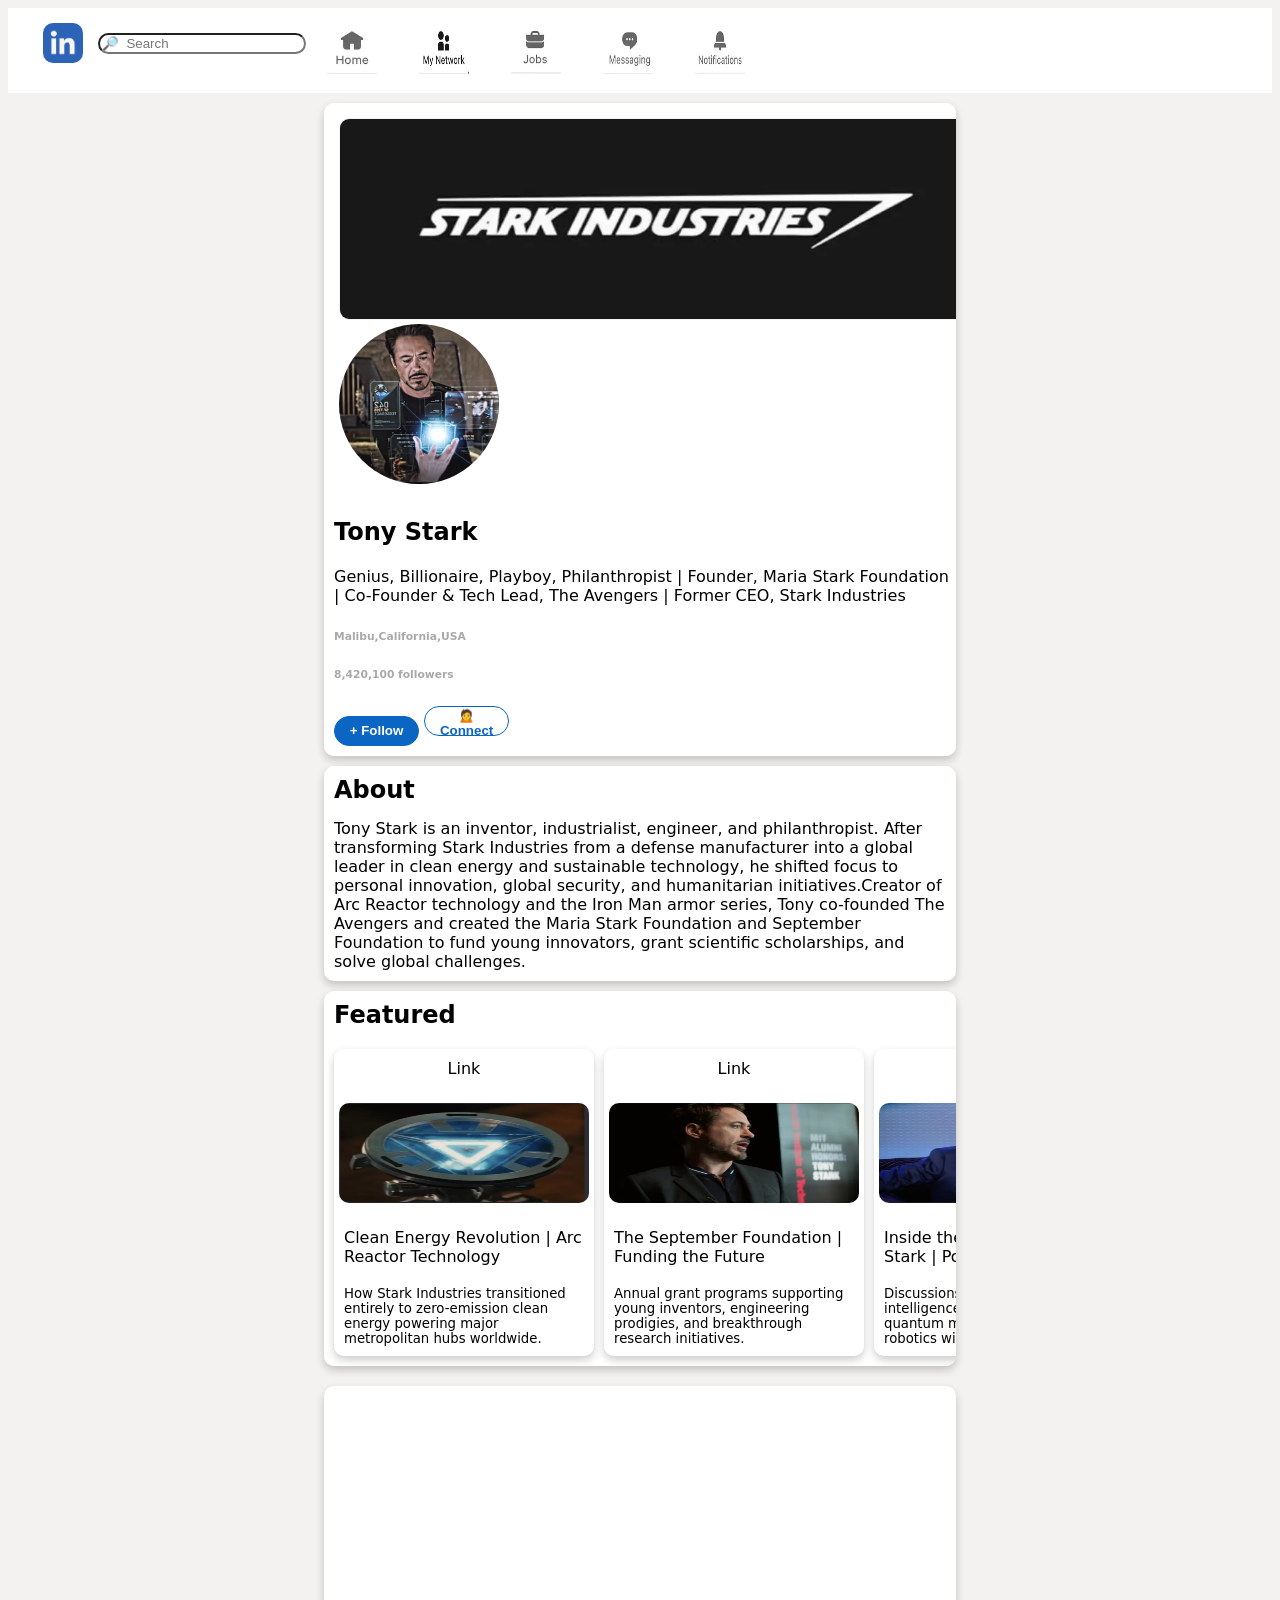
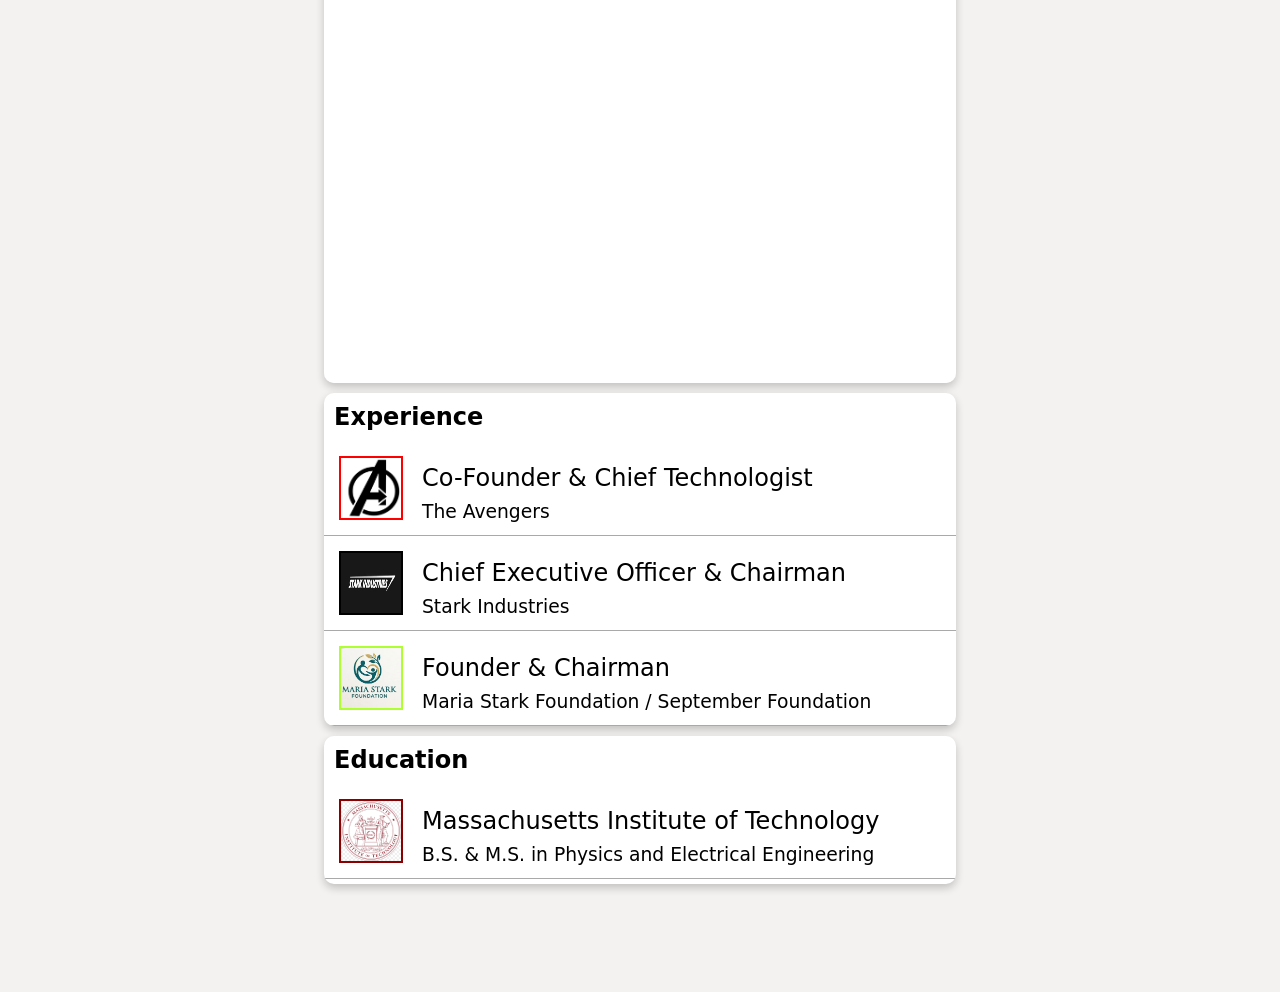
<file: ironlink.html>
<!DOCTYPE html>
<html lang="en">

<head>
  <meta charset="UTF-8">
  <meta name="viewport" content="width=device-width, initial-scale=1.0">
  <title>Tony Stark Linkedin</title>
  <link rel="stylesheet" href="stylepro.css">
</head>

<body>
  <div class="linked">
    <div class="top-header">
      <div class="logo-container">
        <img src="images/linkedin.webp" alt="Linkedin" class="linkedin-icon" style="border-radius: 10px;">
        <input type="text" placeholder="🔎  Search" class="search-bar" style="border-radius: 20px; width: 200px;">
      </div>
      <div class="button-container">
        <button type="button" onclick="window.location.href='https://www.linkedin.com/feed/'"><img src="images/home.webp"
            alt="Home"></button>
        <button type="button" onclick="window.location.href='https://www.linkedin.com/mynetwork/grow/'"><img
            src="images/net.webp" alt="Home"></button>
        <button type="button" onclick="window.location.href='https://www.linkedin.com/jobs/'"><img src="images/job.webp"
            alt="Home"></button>
        <button type="button" onclick="window.location.href='https://www.linkedin.com/messaging/'"><img
            src="images/messag.webp" alt="Home"></button>
        <button type="button" onclick="window.location.href='https://www.linkedin.com/notifications/?filter=all'"><img
            src="images/notif.webp" alt="Home"></button>
      </div>
    </div>
    <div class="about-section">
      <div class="photos">
        <img src="images/bannerstark.webp" alt="Banner" id="bannertony">
        <img src="images/pfpstark.webp" alt="pfp" id="pfpstark">
      </div>
      <div class="name">
        <h2>Tony Stark</h2>
        <h4 style="font-weight: 400;">Genius, Billionaire, Playboy, Philanthropist | Founder, Maria Stark Foundation |
          Co-Founder & Tech Lead, The Avengers | Former CEO, Stark Industries</h4>
        <h6>Malibu,California,USA</h6>
        <h6>8,420,100 followers</h6>
        <button type="button" id="follow">+ Follow</button>
        <button type="button" id="connect">🙍 Connect</button>
      </div>
    </div>
    <div class="Description">
      <h2 style="margin: 10px; margin-bottom: 5px;">About</h2>
      <h4 style="font-weight: 400; margin: 10px; margin-bottom: 10px;">Tony Stark is an inventor, industrialist,
        engineer, and philanthropist. After transforming Stark Industries from a defense manufacturer into a global
        leader in clean energy and sustainable technology, he shifted focus to personal innovation, global security, and
        humanitarian initiatives.Creator of Arc Reactor technology and the Iron Man armor series, Tony co-founded The
        Avengers and created the Maria Stark Foundation and September Foundation to fund young innovators, grant
        scientific scholarships, and solve global challenges.</h4>
    </div>
    <div class="featured">
      <h2 style="margin: 10px; margin-bottom: 20px;">Featured</h2>
      <div class="links">
        <div class="card">
          <h4 style="font-weight: 400; margin: 10px; margin-bottom: 10px;">Link</h4>
          <img src="images/arcreactor.webp" alt="arcreactor">
          <h4 style="font-weight: 500; margin: 10px; margin-bottom: 10px;">Clean Energy Revolution | Arc Reactor
            Technology</h4>
          <h5 style="font-weight: 400; margin: 10px; margin-bottom: 10px;">How Stark Industries transitioned entirely to
            zero-emission clean energy powering major metropolitan hubs worldwide.</h5>
        </div>
        <div class="card">
          <h4 style="font-weight: 400; margin: 10px; margin-bottom: 10px;">Link</h4>
          <img src="images/sep.webp" alt="arcreactor">
          <h4 style="font-weight: 500; margin: 10px; margin-bottom: 10px;">The September Foundation | Funding the Future
          </h4>
          <h5 style="font-weight: 400; margin: 10px; margin-bottom: 10px;">Annual grant programs supporting young
            inventors, engineering prodigies, and breakthrough research initiatives.</h5>
        </div>
        <div class="card">
          <h4 style="font-weight: 400; margin: 10px; margin-bottom: 10px;">Podcast</h4>
          <img src="images/podstark.webp" alt="arcreactor">
          <h4 style="font-weight: 500; margin: 10px; margin-bottom: 10px;">Inside the Lab with Tony Stark | Podcaste
            FuturA</h4>
          <h5 style="font-weight: 400; margin: 10px; margin-bottom: 10px;">Discussions on artificial intelligence,
            neural interfaces, quantum mechanics, and advanced robotics with the IRON man himself.</h5>
        </div>
      </div>
    </div>
    <div class="Activity">
      <h2 style="margin: 10px; margin-bottom: 20px;">Activity</h2>
      <div class="post" style="margin-left: 10px;">
        <button type="button" class="post">Posts</button>
      </div>
      <div class="postcard">
        <div class="cards">
          <div class="title">
            <img src="images/pfpstark.webp" alt="pfp" style="width: 40px; height: 40px; border-radius: 50%;">
            <div style="display: flex;flex-direction: column;">
              <div style="height: 20px;">
                <h4>Tony Stark</h4>
              </div>
              <div style="height: 20px;">
                <h6>Just now 🌏</h6>
              </div>
            </div>
          </div>
          <div style="margin-left: 10px;margin-top: 0px;">
            <p>Mastered thermonuclear astrophysics in one night. What, like it's hard? Honestly, if the world's leading
              experts had spent less time presenting peer-reviewed excuses and more time actually looking at the
              equations, we'd have solved clean energy a decade ago. Next up: re-engineering the local espresso machine
              because clearly, nobody else around here knows how to handle high pressure. 🤣</p>
          </div>
          <div style="display: flex;flex-direction: row;">
            <h6 style="margin: 10px;">98,420 reactions • 8,150 comments • 5,200 reposts</h6>
          </div>
        </div>
        <div class="cards">
          <div class="title">
            <img src="images/pfpstark.webp" alt="pfp" style="width: 40px; height: 40px; border-radius: 50%;">
            <div style="display: flex;flex-direction: column;">
              <div style="height: 20px;">
                <h4>Tony Stark</h4>
              </div>
              <div style="height: 20px;">
                <h6>6 mo ago 🌏</h6>
              </div>
            </div>
          </div>
          <div style="margin-left: 10px;margin-top: 0px;">
            <p>Thrilled to announce that the New York Arc Reactor grid has passed 5 years of 100% clean, zero-outage
              energy delivery. The future isn't tomorrow—it was yesterday, but we'll settle for today.</p>
            <img src="images/arcmake.webp" alt="arcmake" style="margin: 10px;margin-top: 0px;height: 166px; width: auto;">
          </div>
          <div style="display: flex;flex-direction: row;">
            <h6 style="margin: 10px;">78,410 reactions • 6,130 comments • 8,300 reposts</h6>
          </div>
        </div>
        <div class="cards">
          <div class="title">
            <img src="images/pfpstark.webp" alt="pfp" style="width: 40px; height: 40px; border-radius: 50%;">
            <div style="display: flex;flex-direction: column;">
              <div style="height: 20px;">
                <h4>Tony Stark</h4>
              </div>
              <div style="height: 20px;">
                <h6>2 yr ago 🌏</h6>
              </div>
            </div>
          </div>
          <div style="margin-left: 10px;margin-top: 0px;">
            <p>Starting a new position as Chief Technological Officer & Benefactor at The Avengers Initiative!</p>
            <img src="images/avengers.webp" alt="arcmake"
              style="margin: 10px;margin-top: 0px;height: 166px; width: auto;">
          </div>
          <div style="display: flex;flex-direction: row;">
            <h6 style="margin: 10px;">182,490 reactions • 12,430 comments • 4,190 reposts</h6>
          </div>
        </div>
      </div>
      <div
        style="border: 1px solid darkgray;border-bottom-left-radius: 10px;border-top-right-radius: 10px;background-color: antiquewhite;">
        <h3 style="margin: 10px;">See More ➡</h3>
      </div>
    </div>
    <div class="experience">
      <h2 style="margin: 10px;">Experience</h2>
      <div class="experiences">
        <img src="images/avng.webp" alt="avng" style="border: 2px solid red; height: 60px;width: 60px;">
        <div style="display: flex;flex-direction: column;height: 60px;">
          <div class="mainhed">
            <h2 style="font-weight: 500;">Co-Founder & Chief Technologist</h2>
          </div>
          <div class="subhed">
            <h3 style="font-weight: 400;">The Avengers</h3>
          </div>
          <div class="descp">
            <h4 style="font-weight: 300;">2012-Present</h4>
          </div>
        </div>
      </div>
      <div class="experiences">
        <img src="images/bannerstark.webp" alt="avng" style="border: 2px solid black; height: 60px;width: 60px;">
        <div style="display: flex;flex-direction: column;height: 60px;">
          <div class="mainhed">
            <h2 style="font-weight: 500;">Chief Executive Officer & Chairman</h2>
          </div>
          <div class="subhed">
            <h3 style="font-weight: 400;">Stark Industries</h3>
          </div>
          <div class="descp">
            <h4 style="font-weight: 300;">1991-2013</h4>
          </div>
        </div>
      </div>
      <div class="experiences">
        <img src="images/maria.webp" alt="avng" style="border: 2px solid greenyellow; height: 60px;width: 60px;">
        <div style="display: flex;flex-direction: column;height: 60px;">
          <div class="mainhed">
            <h2 style="font-weight: 500;">Founder & Chairman</h2>
          </div>
          <div class="subhed">
            <h3 style="font-weight: 400;">Maria Stark Foundation / September Foundation</h3>
          </div>
          <div class="descp">
            <h4 style="font-weight: 300;">2016-Present</h4>
          </div>
        </div>
      </div>
    </div>
    <div class="education">
      <h2 style="margin: 10px;">Education</h2>
      <div class="educate">
        <img src="images/mit.webp" alt="avng" style="border: 2px solid darkred; height: 60px;width: 60px;">
        <div style="display: flex;flex-direction: column;height: 60px;">
          <div class="mainhed">
            <h2 style="font-weight: 500;">Massachusetts Institute of Technology</h2>
          </div>
          <div class="subhed">
            <h3 style="font-weight: 400;">B.S. & M.S. in Physics and Electrical Engineering</h3>
          </div>
          <div class="descp">
            <h4 style="font-weight: 300;">Graduated Summa Cum Laude at age 17.</h4>
          </div>
        </div>
      </div>
    </div>
  </div>
</body>
</html>
</file>
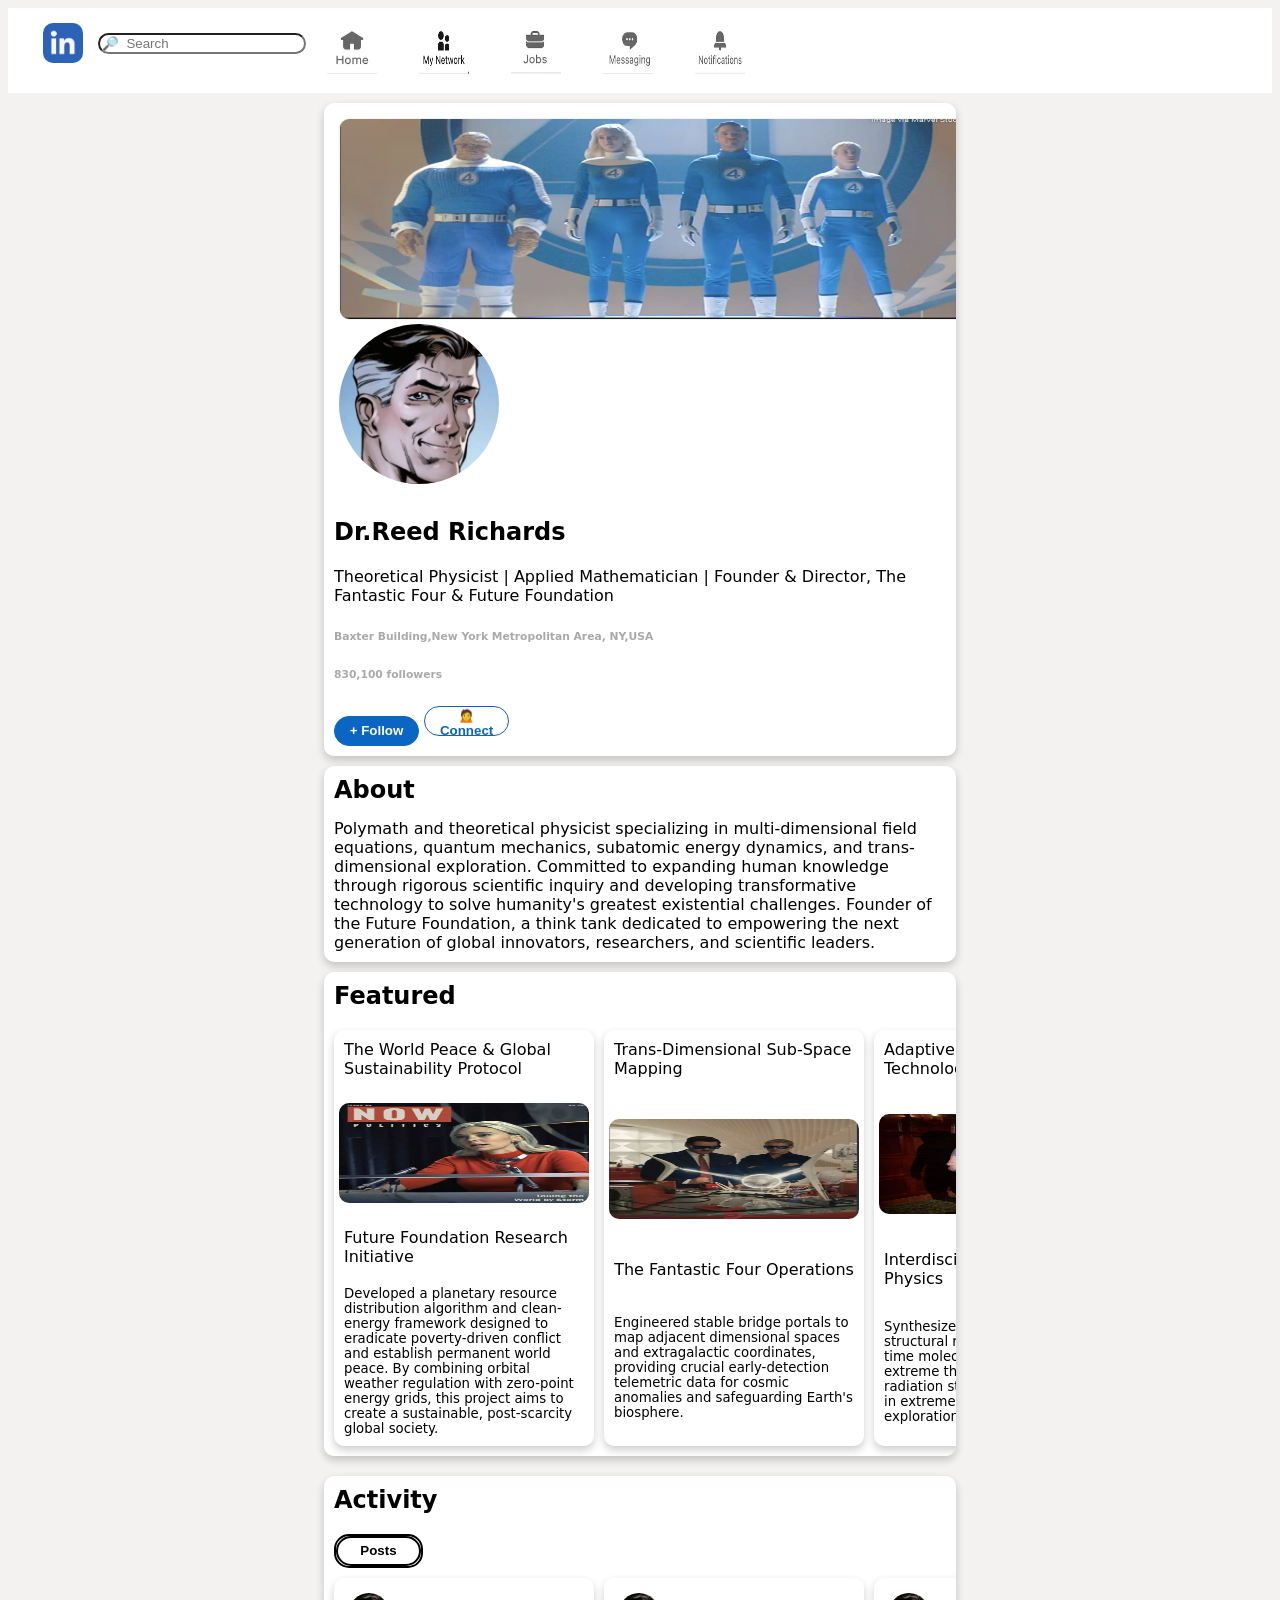
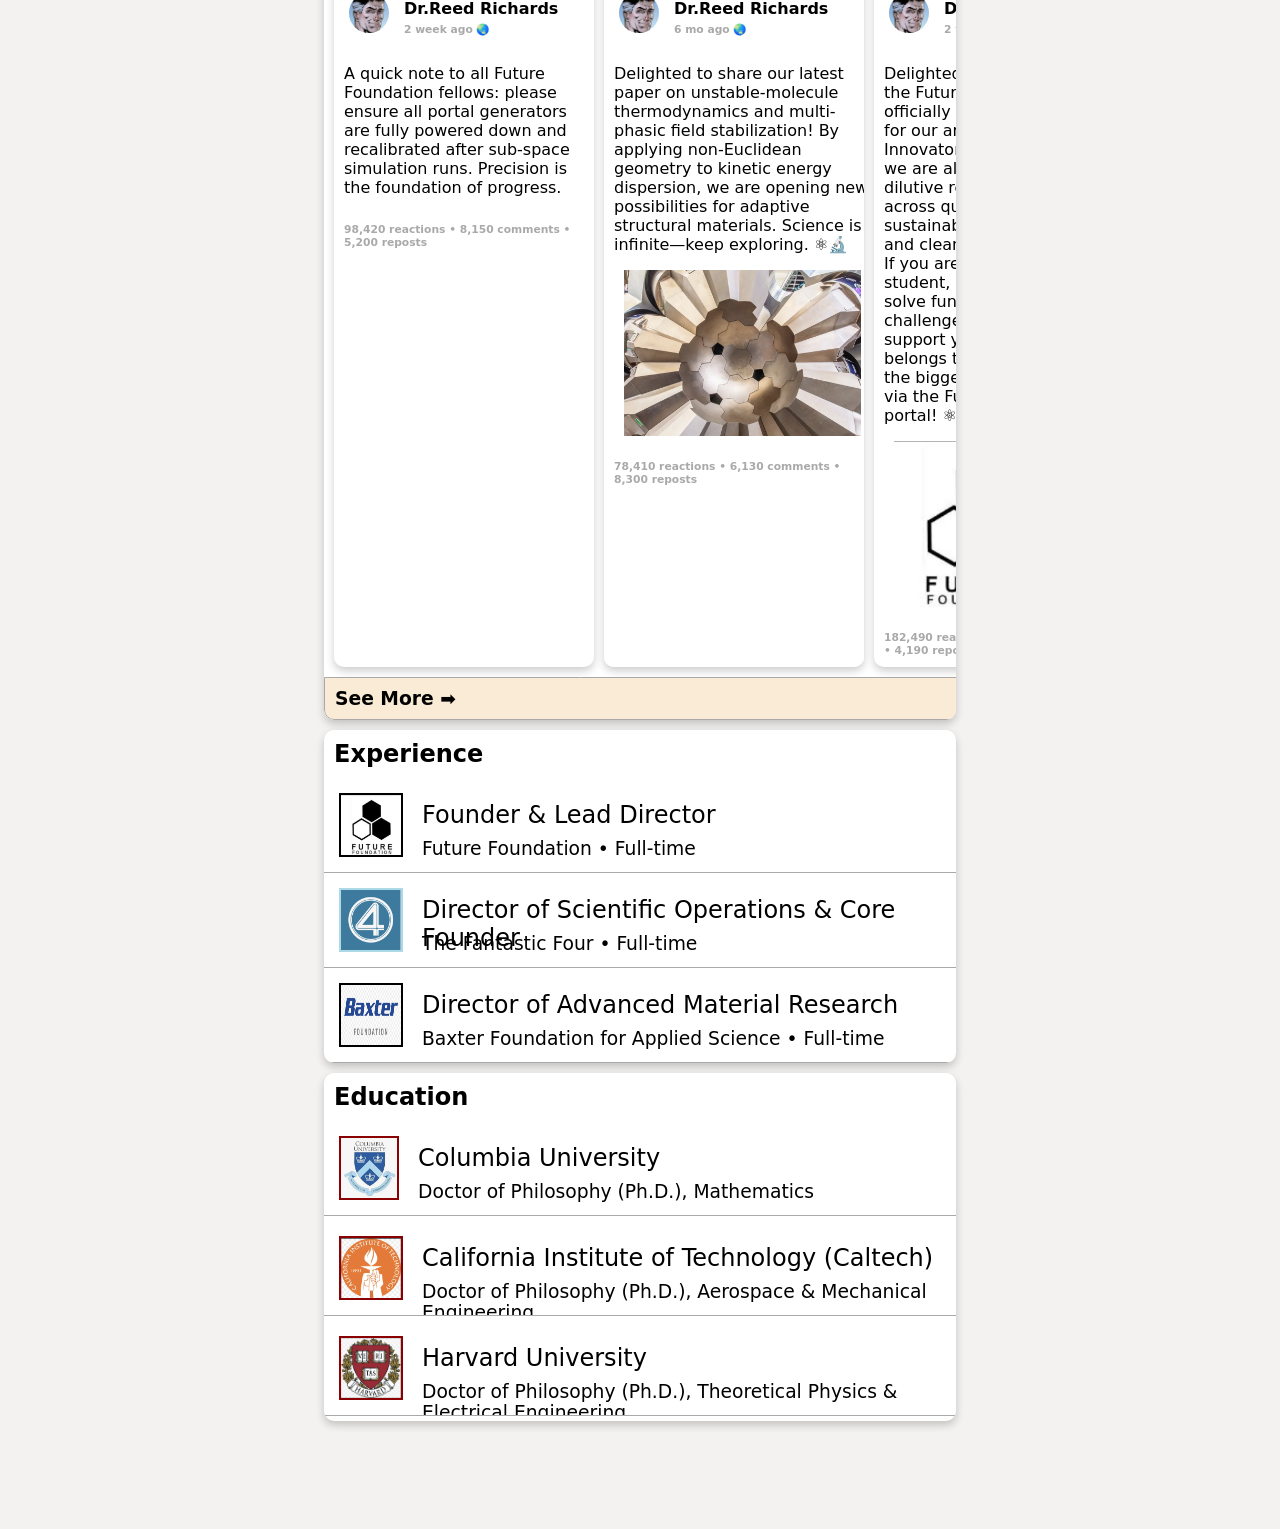
<file: reedlink.html>
<!DOCTYPE html>
<html lang="en">

<head>
    <meta charset="UTF-8">
    <meta name="viewport" content="width=device-width, initial-scale=1.0">
    <title>Reed Linkedin</title>
    <link rel="stylesheet" href="stylepro.css">
</head>

<body>
    <div class="linked">
        <div class="top-header">
            <div class="logo-container">
                <img src="images/linkedin.webp" alt="Linkedin" class="linkedin-icon" style="border-radius: 10px;">
                <input type="text" placeholder="🔎  Search" class="search-bar"
                    style="border-radius: 20px; width: 200px;">
            </div>
            <div class="button-container">
                <button type="button" onclick="window.location.href='https://www.linkedin.com/feed/'"><img
                        src="images/home.webp" alt="Home"></button>
                <button type="button" onclick="window.location.href='https://www.linkedin.com/mynetwork/grow/'"><img
                        src="images/net.webp" alt="Home"></button>
                <button type="button" onclick="window.location.href='https://www.linkedin.com/jobs/'"><img
                        src="images/job.webp" alt="Home"></button>
                <button type="button" onclick="window.location.href='https://www.linkedin.com/messaging/'"><img
                        src="images/messag.webp" alt="Home"></button>
                <button type="button"
                    onclick="window.location.href='https://www.linkedin.com/notifications/?filter=all'"><img
                        src="images/notif.webp" alt="Home"></button>
            </div>
        </div>
        <div class="about-section">
            <div class="photos">
                <img src="images/reedban.webp" alt="Banner" id="bannertony">
                <img src="images/reedpfp.webp" alt="pfp" id="pfpstark">
            </div>
            <div class="name">
                <h2>Dr.Reed Richards</h2>
                <h4 style="font-weight: 400;">Theoretical Physicist | Applied Mathematician | Founder & Director, The
                    Fantastic Four & Future Foundation</h4>
                <h6>Baxter Building,New York Metropolitan Area, NY,USA</h6>
                <h6>830,100 followers</h6>
                <button type="button" id="follow">+ Follow</button>
                <button type="button" id="connect">🙍 Connect</button>
            </div>
        </div>
        <div class="Description">
            <h2 style="margin: 10px; margin-bottom: 5px;">About</h2>
            <h4 style="font-weight: 400; margin: 10px; margin-bottom: 10px;">Polymath and theoretical physicist
                specializing in multi-dimensional field equations, quantum mechanics, subatomic energy dynamics, and
                trans-dimensional exploration. Committed to expanding human knowledge through rigorous scientific
                inquiry and developing transformative technology to solve humanity's greatest existential challenges.

                Founder of the Future Foundation, a think tank dedicated to empowering the next generation of global
                innovators, researchers, and scientific leaders.</h4>
        </div>
        <div class="featured">
            <h2 style="margin: 10px; margin-bottom: 20px;">Featured</h2>
            <div class="links">
                <div class="card">
                    <h4 style="font-weight: 400; margin: 10px; margin-bottom: 10px;">The World Peace & Global
                        Sustainability Protocol</h4>
                    <img src="images/sue.webp" alt="arcreactor">
                    <h4 style="font-weight: 500; margin: 10px; margin-bottom: 10px;">Future Foundation Research
                        Initiative</h4>
                    <h5 style="font-weight: 400; margin: 10px; margin-bottom: 10px;">
                        Developed a planetary resource distribution algorithm and clean-energy framework designed to
                        eradicate poverty-driven conflict and establish permanent world peace. By combining orbital
                        weather regulation with zero-point energy grids, this project aims to create a sustainable,
                        post-scarcity global society.</h5>
                </div>
                <div class="card">
                    <h4 style="font-weight: 400; margin: 10px; margin-bottom: 10px;">Trans-Dimensional Sub-Space Mapping
                    </h4>
                    <img src="images/tele.webp" alt="arcreactor">
                    <h4 style="font-weight: 500; margin: 10px; margin-bottom: 10px;">The Fantastic Four Operations</h4>
                    <h5 style="font-weight: 400; margin: 10px; margin-bottom: 10px;">
                        Engineered stable bridge portals to map adjacent dimensional spaces and extragalactic
                        coordinates, providing crucial early-detection telemetric data for cosmic anomalies and
                        safeguarding Earth's biosphere.</h5>
                </div>
                <div class="card">
                    <h4 style="font-weight: 400; margin: 10px; margin-bottom: 10px;">Adaptive Unstable-Molecule
                        Technology</h4>
                    <img src="images/suit.webp" alt="arcreactor">
                    <h4 style="font-weight: 500; margin: 10px; margin-bottom: 10px;">Interdisciplinary Applied Physics
                    </h4>
                    <h5 style="font-weight: 400; margin: 10px; margin-bottom: 10px;">Synthesized dynamic textile and
                        structural materials capable of real-time molecular adaptation under extreme thermal, kinetic,
                        and radiation stress, currently deployed in extreme-environment exploration suits.</h5>
                </div>
            </div>
        </div>
        <div class="Activity">
            <h2 style="margin: 10px; margin-bottom: 20px;">Activity</h2>
            <div class="post" style="margin-left: 10px;">
                <button type="button" class="post">Posts</button>
            </div>
            <div class="postcard">
                <div class="cards">
                    <div class="title">
                        <img src="images/reedpfp.webp" alt="pfp"
                            style="width: 40px; height: 40px; border-radius: 50%;">
                        <div style="display: flex;flex-direction: column;">
                            <div style="height: 20px;">
                                <h4>Dr.Reed Richards</h4>
                            </div>
                            <div style="height: 20px;">
                                <h6>2 week ago 🌏</h6>
                            </div>
                        </div>
                    </div>
                    <div style="margin-left: 10px;margin-top: 0px;">
                        <p>A quick note to all Future Foundation fellows: please ensure all portal generators are fully
                            powered down and recalibrated after sub-space simulation runs. Precision is the foundation
                            of progress.</p>
                    </div>
                    <div style="display: flex;flex-direction: row;">
                        <h6 style="margin: 10px;">98,420 reactions • 8,150 comments • 5,200 reposts</h6>
                    </div>
                </div>
                <div class="cards">
                    <div class="title">
                        <img src="images/reedpfp.webp" alt="pfp"
                            style="width: 40px; height: 40px; border-radius: 50%;">
                        <div style="display: flex;flex-direction: column;">
                            <div style="height: 20px;">
                                <h4>Dr.Reed Richards</h4>
                            </div>
                            <div style="height: 20px;">
                                <h6>6 mo ago 🌏</h6>
                            </div>
                        </div>
                    </div>
                    <div style="margin-left: 10px;margin-top: 0px;">
                        <p>Delighted to share our latest paper on unstable-molecule thermodynamics and multi-phasic
                            field stabilization! By applying non-Euclidean geometry to kinetic energy dispersion, we are
                            opening new possibilities for adaptive structural materials. Science is infinite—keep
                            exploring. ⚛️🔬</p>
                        <img src="images/atom.webp" alt="arcmake" style="margin: 10px; margin-top: 0px;height: 166px; width: auto;">
                    </div>
                    <div style="display: flex;flex-direction: row;">
                        <h6 style="margin: 10px;">78,410 reactions • 6,130 comments • 8,300 reposts</h6>
                    </div>
                </div>
                <div class="cards">
                    <div class="title">
                        <img src="images/reedpfp.webp" alt="pfp"
                            style="width: 40px; height: 40px; border-radius: 50%;">
                        <div style="display: flex;flex-direction: column;">
                            <div style="height: 20px;">
                                <h4>Dr.Reed Richards</h4>
                            </div>
                            <div style="height: 20px;">
                                <h6>2 yr ago 🌏</h6>
                            </div>
                        </div>
                    </div>
                    <div style="margin-left: 10px;margin-top: 0px;">
                        <p>Delighted to announce that the Future Foundation has officially opened applications for our
                            annual Global Young Innovators Grant!

                            This year, we are allocating $50M in non-dilutive research funding across quantum computing,
                            sustainable bio-engineering, and clean energy grid design. If you are a young researcher,
                            student, or team working to solve fundamental global challenges, we want to support your
                            vision. Progress belongs to those willing to ask the biggest questions. Apply via the Future
                            Foundation portal! ⚛️🚀</p>
                        <img src="images/future.webp" alt="arcmake"
                            style="margin: 10px;margin-top: 0px;height: 166px; width: auto;">
                    </div>
                    <div style="display: flex;flex-direction: row;">
                        <h6 style="margin: 10px;">182,490 reactions • 12,430 comments • 4,190 reposts</h6>
                    </div>
                </div>
            </div>
            <div
                style="border: 1px solid darkgray;border-bottom-left-radius: 10px;border-top-right-radius: 10px;background-color: antiquewhite;">
                <h3 style="margin: 10px;">See More ➡</h3>
            </div>
        </div>
        <div class="experience">
            <h2 style="margin: 10px;">Experience</h2>
            <div class="experiences">
                <img src="images/future.webp" alt="avng" style="border: 2px solid black; height: 60px;width: 60px;">
                <div style="display: flex;flex-direction: column;height: 60px;">
                    <div class="mainhed">
                        <h2 style="font-weight: 500;">Founder & Lead Director</h2>
                    </div>
                    <div class="subhed">
                        <h3 style="font-weight: 400;">Future Foundation • Full-time</h3>
                    </div>
                    <div class="descp">
                        <h4 style="font-weight: 300;">New York, NY</h4>
                    </div>
                </div>
            </div>
            <div class="experiences">
                <img src="images/fan4.webp" alt="avng" style="border: 2px solid lightblue; height: 60px;width: 60px;">
                <div style="display: flex;flex-direction: column;height: 60px;">
                    <div class="mainhed">
                        <h2 style="font-weight: 500;">Director of Scientific Operations & Core Founder</h2>
                    </div>
                    <div class="subhed">
                        <h3 style="font-weight: 400;">The Fantastic Four • Full-time</h3>
                    </div>
                    <div class="descp">
                        <h4 style="font-weight: 300;">1960-Present</h4>
                    </div>
                </div>
            </div>
            <div class="experiences">
                <img src="images/baxter.webp" alt="avng" style="border: 2px solid black; height: 60px;width: 60px;">
                <div style="display: flex;flex-direction: column;height: 60px;">
                    <div class="mainhed">
                        <h2 style="font-weight: 500;">Director of Advanced Material Research</h2>
                    </div>
                    <div class="subhed">
                        <h3 style="font-weight: 400;">Baxter Foundation for Applied Science • Full-time</h3>
                    </div>
                    <div class="descp">
                        <h4 style="font-weight: 300;">1950-1960</h4>
                    </div>
                </div>
            </div>
        </div>
        <div class="education">
            <h2 style="margin: 10px;">Education</h2>
            <div class="educate">
                <img src="images/columbia.webp" alt="avng" style="border: 2px solid darkred; height: 60px;width: 60px;">
                <div style="display: flex;flex-direction: column;height: 60px;">
                    <div class="mainhed">
                        <h2 style="font-weight: 500;">Columbia University</h2>
                    </div>
                    <div class="subhed">
                        <h3 style="font-weight: 400;">Doctor of Philosophy (Ph.D.), Mathematics
                        </h3>
                    </div>
                    <div class="descp">
                        <h4 style="font-weight: 300;">Activities and societies: Gamma Radiation Research Group, Advanced
                            Theoretical Physics Society</h4>
                    </div>
                </div>
            </div>
            <div class="educate">
                <img src="images/caltech.webp" alt="avng" style="border: 2px solid darkred; height: 60px;width: 60px;">
                <div style="display: flex;flex-direction: column;height: 60px;">
                    <div class="mainhed">
                        <h2 style="font-weight: 500;">California Institute of Technology (Caltech)</h2>
                    </div>
                    <div class="subhed">
                        <h3 style="font-weight: 400;">Doctor of Philosophy (Ph.D.), Aerospace & Mechanical Engineering
                        </h3>
                    </div>
                    <div class="descp">
                        <h4 style="font-weight: 300;">National Academic Decathlon Championship, Caltech Science
                            Excellence Award</h4>
                    </div>
                </div>
            </div>
            <div class="educate">
                <img src="images/harvard.webp" alt="avng" style="border: 2px solid darkred; height: 60px;width: 60px;">
                <div style="display: flex;flex-direction: column;height: 60px;">
                    <div class="mainhed">
                        <h2 style="font-weight: 500;">Harvard University</h2>
                    </div>
                    <div class="subhed">
                        <h3 style="font-weight: 400;">Doctor of Philosophy (Ph.D.), Theoretical Physics & Electrical
                            Engineering</h3>
                    </div>
                    <div class="descp">
                        <h4 style="font-weight: 300;">Magna Cum Laude, Valedictorian, National Science Foundation Fellow
                        </h4>
                    </div>
                </div>
            </div>
            </div>
        </div>
</body>

</html>
</file>
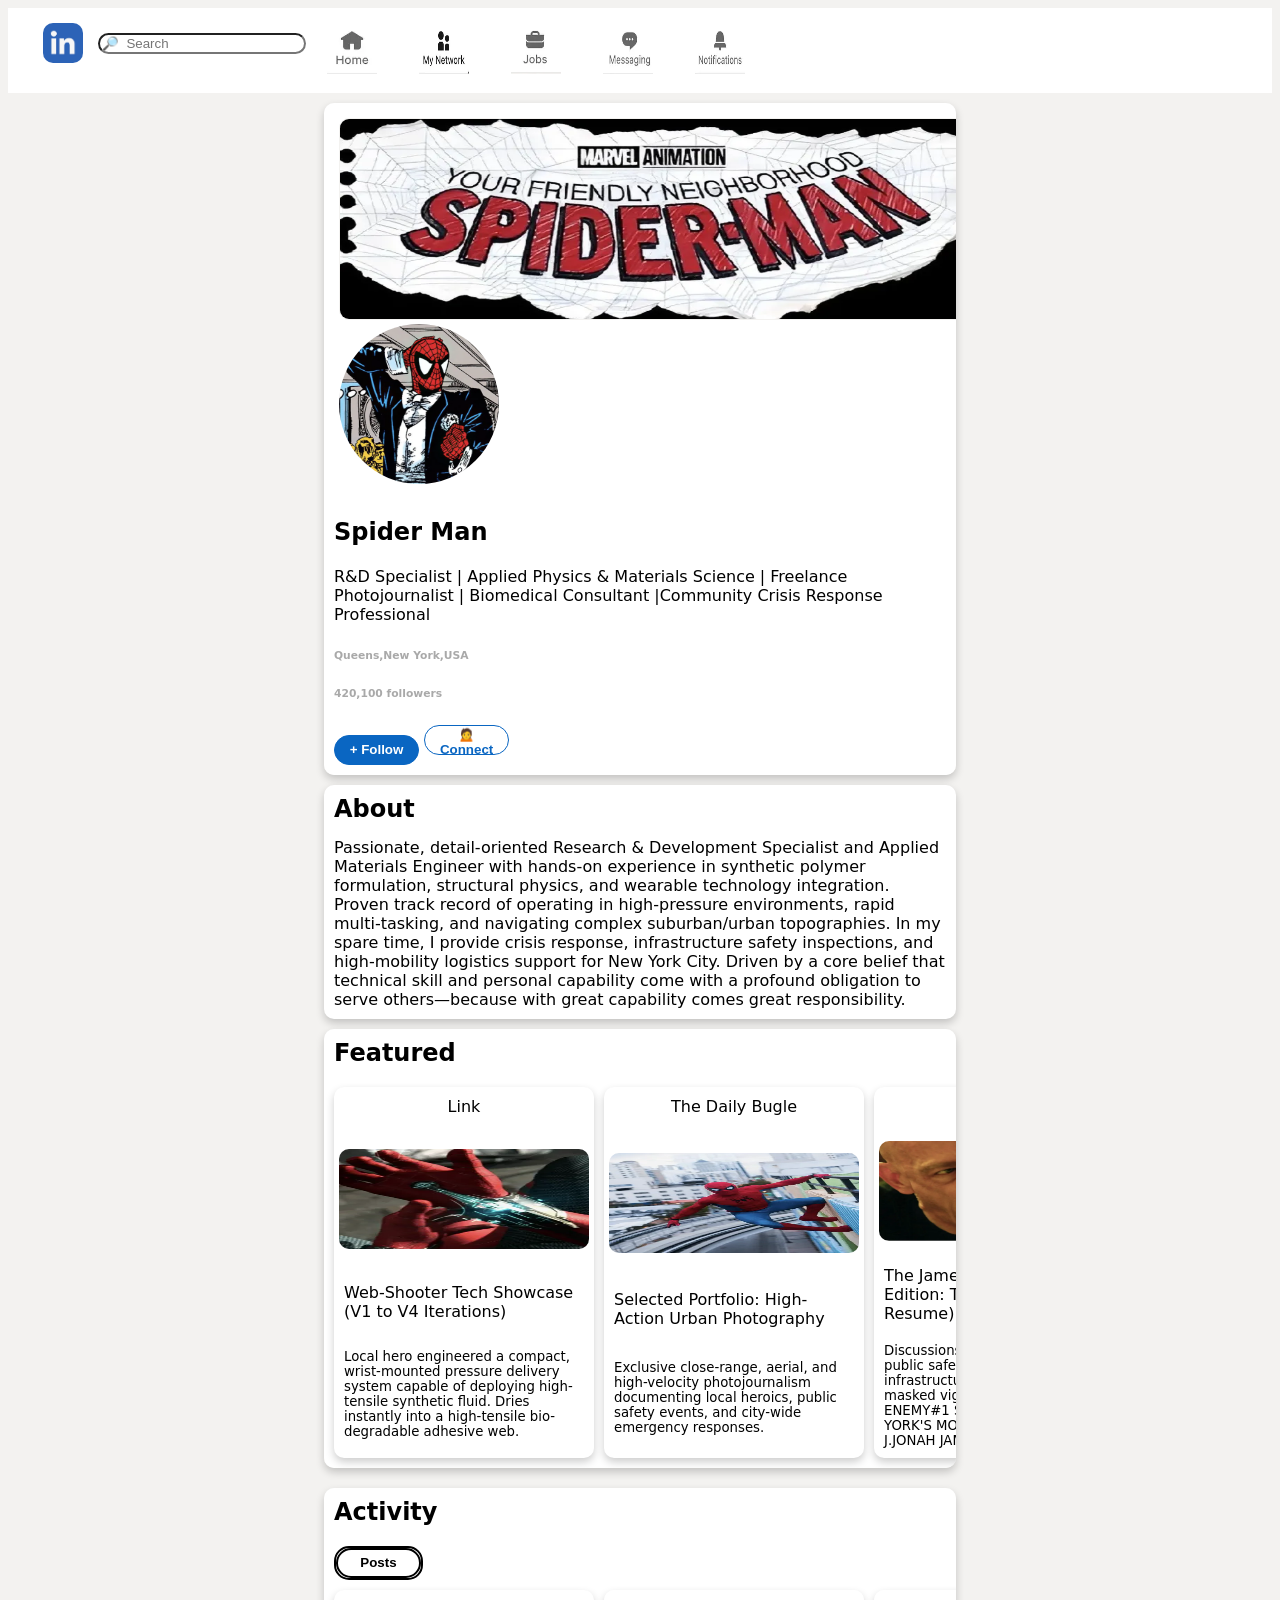
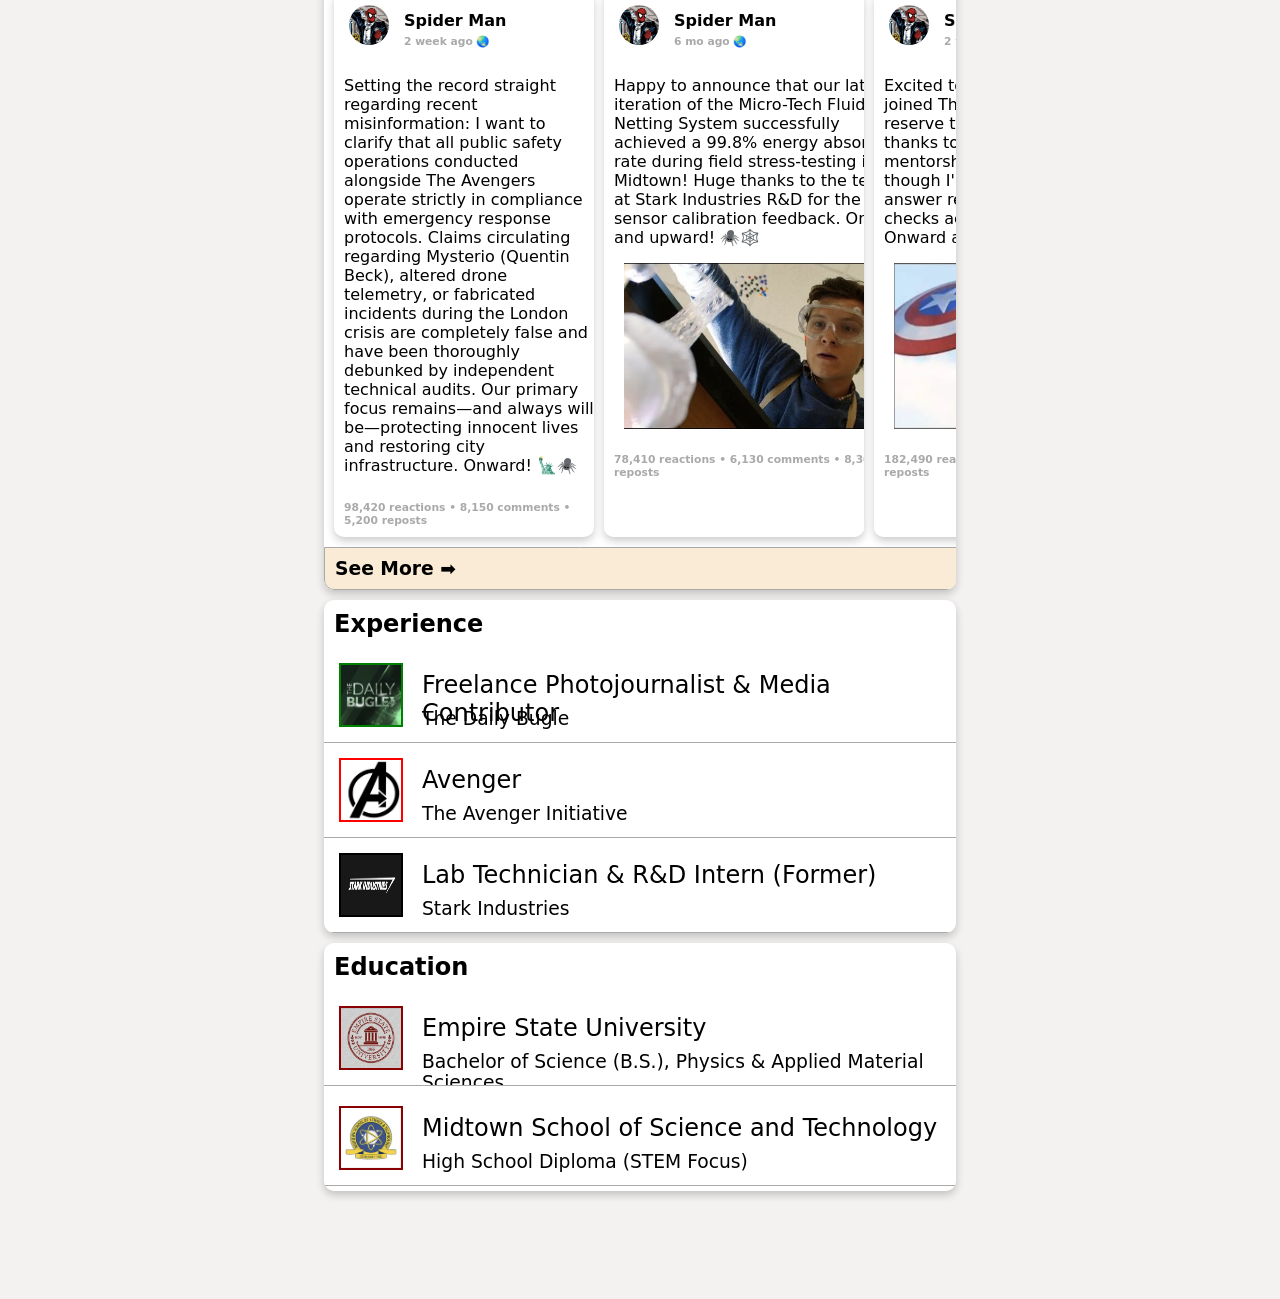
<file: spiderlink.html>
<!DOCTYPE html>
<html lang="en">

<head>
    <meta charset="UTF-8">
    <meta name="viewport" content="width=device-width, initial-scale=1.0">
    <title>Spider Man Linkedin</title>
    <link rel="stylesheet" href="stylepro.css">
</head>

<body>
    <div class="linked">
        <div class="top-header">
            <div class="logo-container">
                <img src="images/linkedin.webp" alt="Linkedin" class="linkedin-icon" style="border-radius: 10px;">
                <input type="text" placeholder="🔎  Search" class="search-bar"
                    style="border-radius: 20px; width: 200px;">
            </div>
            <div class="button-container">
                <button type="button" onclick="window.location.href='https://www.linkedin.com/feed/'"><img
                        src="images/home.webp" alt="Home"></button>
                <button type="button" onclick="window.location.href='https://www.linkedin.com/mynetwork/grow/'"><img
                        src="images/net.webp" alt="Home"></button>
                <button type="button" onclick="window.location.href='https://www.linkedin.com/jobs/'"><img
                        src="images/job.webp" alt="Home"></button>
                <button type="button" onclick="window.location.href='https://www.linkedin.com/messaging/'"><img
                        src="images/messag.webp" alt="Home"></button>
                <button type="button"
                    onclick="window.location.href='https://www.linkedin.com/notifications/?filter=all'"><img
                        src="images/notif.webp" alt="Home"></button>
            </div>
        </div>
        <div class="about-section">
            <div class="photos">
                <img src="images/spiderbanner.webp" alt="Banner" id="bannertony">
                <img src="images/spiderpfp.webp" alt="pfp" id="pfpstark">
            </div>
            <div class="name">
                <h2>Spider Man</h2>
                <h4 style="font-weight: 400;">R&D Specialist | Applied Physics & Materials Science | Freelance
                    Photojournalist | Biomedical Consultant |Community Crisis Response Professional</h4>
                <h6>Queens,New York,USA</h6>
                <h6>420,100 followers</h6>
                <button type="button" id="follow">+ Follow</button>
                <button type="button" id="connect">🙍 Connect</button>
            </div>
        </div>
        <div class="Description">
            <h2 style="margin: 10px; margin-bottom: 5px;">About</h2>
            <h4 style="font-weight: 400; margin: 10px; margin-bottom: 10px;">Passionate, detail-oriented Research &
                Development Specialist and Applied Materials Engineer with hands-on experience in synthetic polymer
                formulation, structural physics, and wearable technology integration. Proven track record of operating
                in high-pressure environments, rapid multi-tasking, and navigating complex suburban/urban topographies.

                In my spare time, I provide crisis response, infrastructure safety inspections, and high-mobility
                logistics support for New York City. Driven by a core belief that technical skill and personal
                capability come with a profound obligation to serve others—because with great capability comes great
                responsibility.</h4>
        </div>
        <div class="featured">
            <h2 style="margin: 10px; margin-bottom: 20px;">Featured</h2>
            <div class="links">
                <div class="card">
                    <h4 style="font-weight: 400; margin: 10px; margin-bottom: 10px;">Link</h4>
                    <img src="images/web.webp" alt="arcreactor">
                    <h4 style="font-weight: 500; margin: 10px; margin-bottom: 10px;">Web-Shooter Tech Showcase (V1 to V4
                        Iterations)</h4>
                    <h5 style="font-weight: 400; margin: 10px; margin-bottom: 10px;">Local hero engineered a compact,
                        wrist-mounted
                        pressure delivery system capable of deploying high-tensile synthetic fluid. Dries instantly into
                        a high-tensile bio-degradable adhesive web.</h5>
                </div>
                <div class="card">
                    <h4 style="font-weight: 400; margin: 10px; margin-bottom: 10px;">The Daily Bugle</h4>
                    <img src="images/spidercam.webp" alt="arcreactor">
                    <h4 style="font-weight: 500; margin: 10px; margin-bottom: 10px;">Selected Portfolio: High-Action
                        Urban Photography</h4>
                    <h5 style="font-weight: 400; margin: 10px; margin-bottom: 10px;">
                        Exclusive close-range, aerial, and high-velocity photojournalism documenting local heroics,
                        public safety events, and city-wide emergency responses.</h5>
                </div>
                <div class="card">
                    <h4 style="font-weight: 400; margin: 10px; margin-bottom: 10px;">Podcast</h4>
                    <img src="images/jjjscream.webp" alt="arcreactor">
                    <h4 style="font-weight: 500; margin: 10px; margin-bottom: 10px;">The Jameson Rant (Special Edition:
                        The Menace's Resume)</h4>
                    <h5 style="font-weight: 400; margin: 10px; margin-bottom: 10px;">Discussions on urban vigilantism,
                        public safety accountability, civic infrastructure destruction, and masked vigilantism with the
                        PUBLIC ENEMY#1 SPIDERMAN and NEW YORK'S MOST OUTSPOKEN EDITOR J.JONAH JAMESON himself.</h5>
                </div>
            </div>
        </div>
        <div class="Activity">
            <h2 style="margin: 10px; margin-bottom: 20px;">Activity</h2>
            <div class="post" style="margin-left: 10px;">
                <button type="button" class="post">Posts</button>
            </div>
            <div class="postcard">
                <div class="cards">
                    <div class="title">
                        <img src="images/spiderpfp.webp" alt="pfp"
                            style="width: 40px; height: 40px; border-radius: 50%;">
                        <div style="display: flex;flex-direction: column;">
                            <div style="height: 20px;">
                                <h4>Spider Man</h4>
                            </div>
                            <div style="height: 20px;">
                                <h6>2 week ago 🌏</h6>
                            </div>
                        </div>
                    </div>
                    <div style="margin-left: 10px;margin-top: 0px;">
                        <p>Setting the record straight regarding recent misinformation: I want to clarify that all
                            public safety operations conducted alongside The Avengers operate strictly in compliance
                            with emergency response protocols. Claims circulating regarding Mysterio (Quentin Beck),
                            altered drone telemetry, or fabricated incidents during the London crisis are completely
                            false and have been thoroughly debunked by independent technical audits. Our primary focus
                            remains—and always will be—protecting innocent lives and restoring city infrastructure.
                            Onward! 🗽🕷️</p>
                    </div>
                    <div style="display: flex;flex-direction: row;">
                        <h6 style="margin: 10px;">98,420 reactions • 8,150 comments • 5,200 reposts</h6>
                    </div>
                </div>
                <div class="cards">
                    <div class="title">
                        <img src="images/spiderpfp.webp" alt="pfp"
                            style="width: 40px; height: 40px; border-radius: 50%;">
                        <div style="display: flex;flex-direction: column;">
                            <div style="height: 20px;">
                                <h4>Spider Man</h4>
                            </div>
                            <div style="height: 20px;">
                                <h6>6 mo ago 🌏</h6>
                            </div>
                        </div>
                    </div>
                    <div style="margin-left: 10px;margin-top: 0px;">
                        <p>Happy to announce that our latest iteration of the Micro-Tech Fluid Netting System
                            successfully achieved a 99.8% energy absorption rate during field stress-testing in Midtown!
                            Huge thanks to the team at Stark Industries R&D for the suit sensor calibration feedback.
                            Onward and upward! 🕷️🕸️</p>
                        <img src="images/web2.webp" alt="arcmake" style="margin: 10px;margin-top: 0px;height: 166px; width: auto;"">
                    </div>
                    <div style="display: flex;flex-direction: row;">
                        <h6 style="margin: 10px;">78,410 reactions • 6,130 comments • 8,300 reposts</h6>
                    </div>
                </div>
                <div class="cards">
                    <div class="title">
                        <img src="images/spiderpfp.webp" alt="pfp"
                            style="width: 40px; height: 40px; border-radius: 50%;">
                        <div style="display: flex;flex-direction: column;">
                            <div style="height: 20px;">
                                <h4>Spider Man</h4>
                            </div>
                            <div style="height: 20px;">
                                <h6>2 yr ago 🌏</h6>
                            </div>
                        </div>
                    </div>
                    <div style="margin-left: 10px;margin-top: 0px;">
                        <p>Excited to officially share that I’ve joined The Avengers initiative as a reserve tactical
                            operative! Huge thanks to Tony Stark for the mentorship and the tech upgrades, though I'm
                            still waiting on a clear answer regarding when intern stipend checks actually get
                            processed... Onward and upward! 🕷️🤖✨</p>
                        <img src="images/spideravng.webp" alt="arcmake"
                            style="margin: 10px;margin-top: 0px;height: 166px; width: auto;">
                    </div>
                    <div style="display: flex;flex-direction: row;">
                        <h6 style="margin: 10px;">182,490 reactions • 12,430 comments • 4,190 reposts</h6>
                    </div>
                </div>
            </div>
            <div
                style="border: 1px solid darkgray;border-bottom-left-radius: 10px;border-top-right-radius: 10px;background-color: antiquewhite;">
                <h3 style="margin: 10px;">See More ➡</h3>
            </div>
        </div>
        <div class="experience">
            <h2 style="margin: 10px;">Experience</h2>
            <div class="experiences">
                <img src="images/dailybugle.webp" alt="avng" style="border: 2px solid green; height: 60px;width: 60px;">
                <div style="display: flex;flex-direction: column;height: 60px;">
                    <div class="mainhed">
                        <h2 style="font-weight: 500;">Freelance Photojournalist & Media Contributor</h2>
                    </div>
                    <div class="subhed">
                        <h3 style="font-weight: 400;">The Daily Bugle</h3>
                    </div>
                    <div class="descp">
                        <h4 style="font-weight: 300;">Part-time / Contract</h4>
                    </div>
                </div>
            </div>
            <div class="experiences">
                <img src="images/avng.webp" alt="avng" style="border: 2px solid red; height: 60px;width: 60px;">
                <div style="display: flex;flex-direction: column;height: 60px;">
                    <div class="mainhed">
                        <h2 style="font-weight: 500;">Avenger</h2>
                    </div>
                    <div class="subhed">
                        <h3 style="font-weight: 400;">The Avenger Initiative</h3>
                    </div>
                    <div class="descp">
                        <h4 style="font-weight: 300;">2016-Present</h4>
                    </div>
                </div>
            </div>
            <div class="experiences">
                <img src="images/bannerstark.webp" alt="avng" style="border: 2px solid black; height: 60px;width: 60px;">
                <div style="display: flex;flex-direction: column;height: 60px;">
                    <div class="mainhed">
                        <h2 style="font-weight: 500;">Lab Technician & R&D Intern (Former)</h2>
                    </div>
                    <div class="subhed">
                        <h3 style="font-weight: 400;">Stark Industries</h3>
                    </div>
                    <div class="descp">
                        <h4 style="font-weight: 300;">2014-2016</h4>
                    </div>
                </div>
            </div>
        </div>
        <div class="education">
            <h2 style="margin: 10px;">Education</h2>
            <div class="educate">
                <img src="images/esu.webp" alt="avng" style="border: 2px solid darkred; height: 60px;width: 60px;">
                <div style="display: flex;flex-direction: column;height: 60px;">
                    <div class="mainhed">
                        <h2 style="font-weight: 500;">Empire State University</h2>
                    </div>
                    <div class="subhed">
                        <h3 style="font-weight: 400;">Bachelor of Science (B.S.), Physics & Applied Material Sciences
                        </h3>
                    </div>
                    <div class="descp">
                        <h4 style="font-weight: 300;">Activities and societies: Graduate Research Assistantship, Applied
                            Physics Laboratory, Advanced Robotics Initiative.</h4>
                    </div>
                </div>
            </div>
            <div class="educate">
                <img src="images/midtown.webp" alt="avng" style="border: 2px solid darkred; height: 60px;width: 60px;">
                <div style="display: flex;flex-direction: column;height: 60px;">
                    <div class="mainhed">
                        <h2 style="font-weight: 500;">Midtown School of Science and Technology</h2>
                    </div>
                    <div class="subhed">
                        <h3 style="font-weight: 400;">High School Diploma (STEM Focus)</h3>
                    </div>
                    <div class="descp">
                        <h4 style="font-weight: 300;">National Academic Decathlon Championship, Midtown Science
                            Excellence Award</h4>
                    </div>
                    </div>
                </div>
            </div>
        </div>
</body>

</html>
</file>
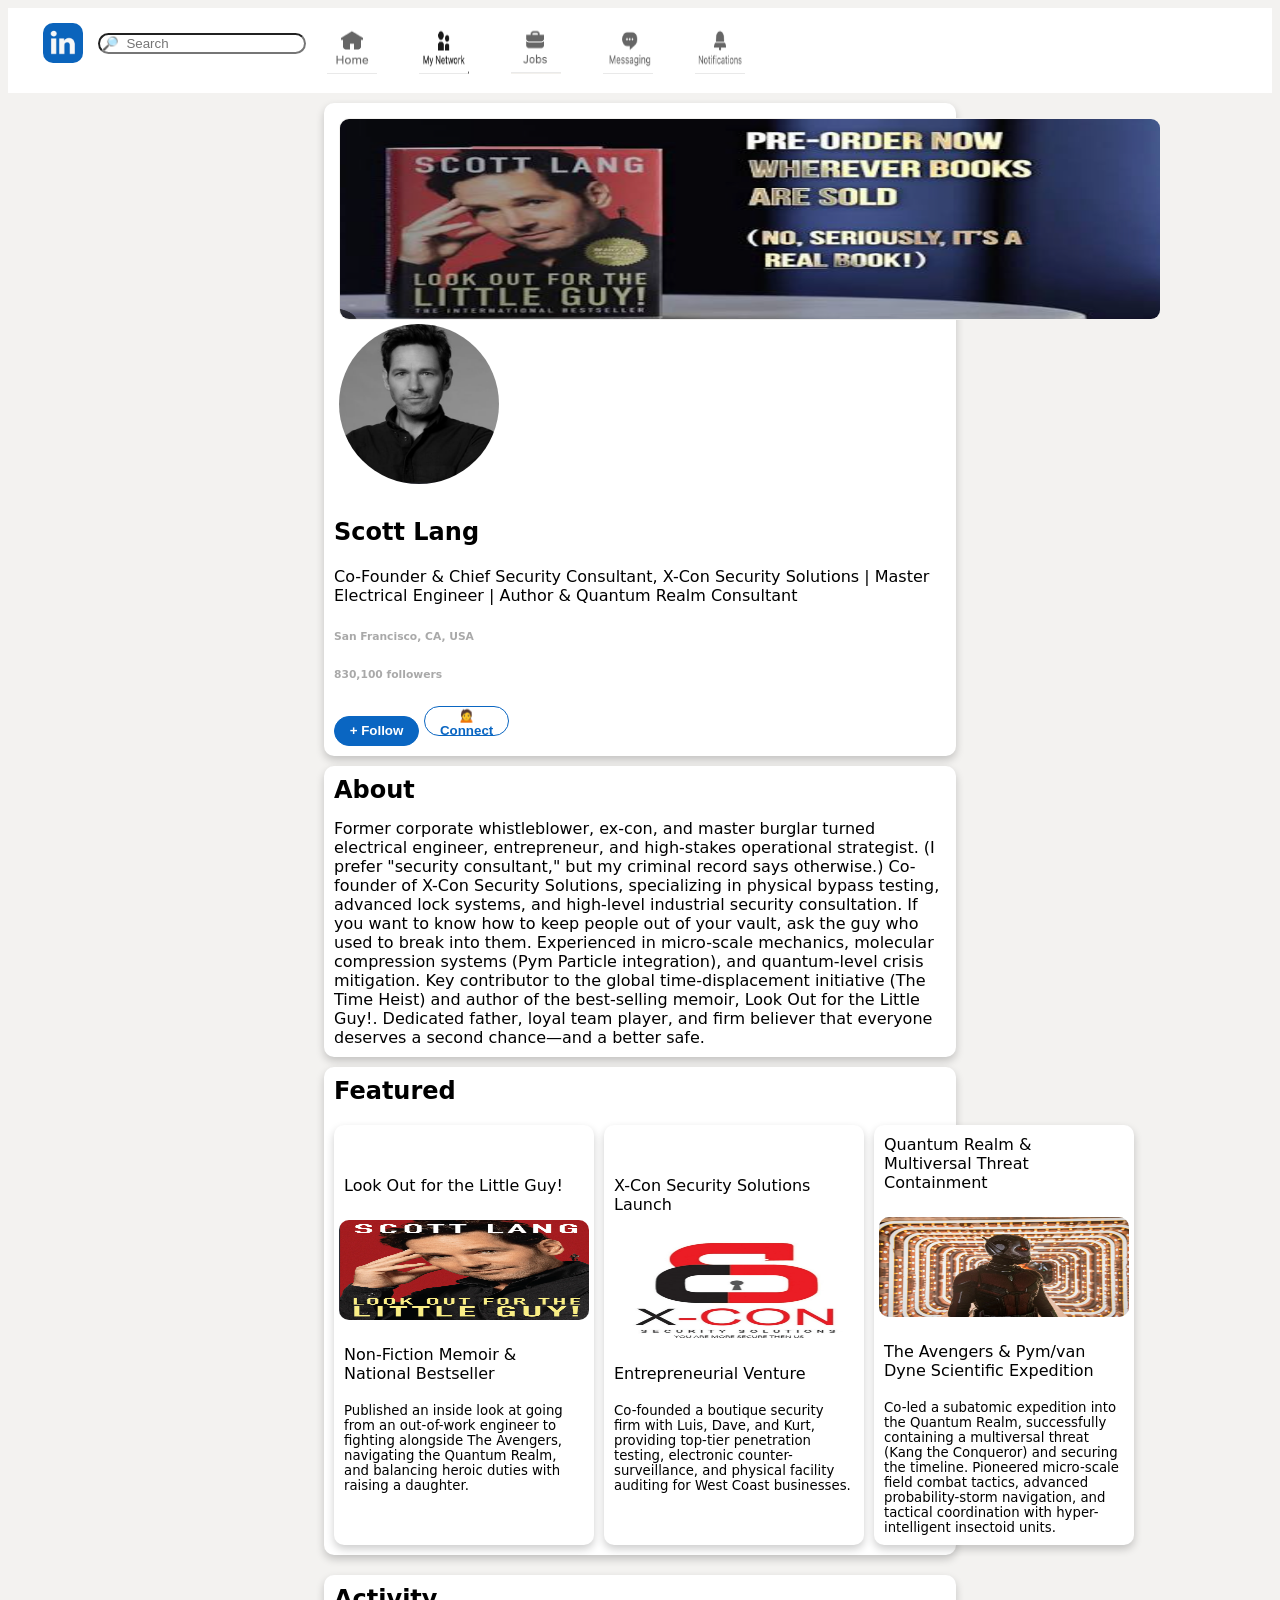
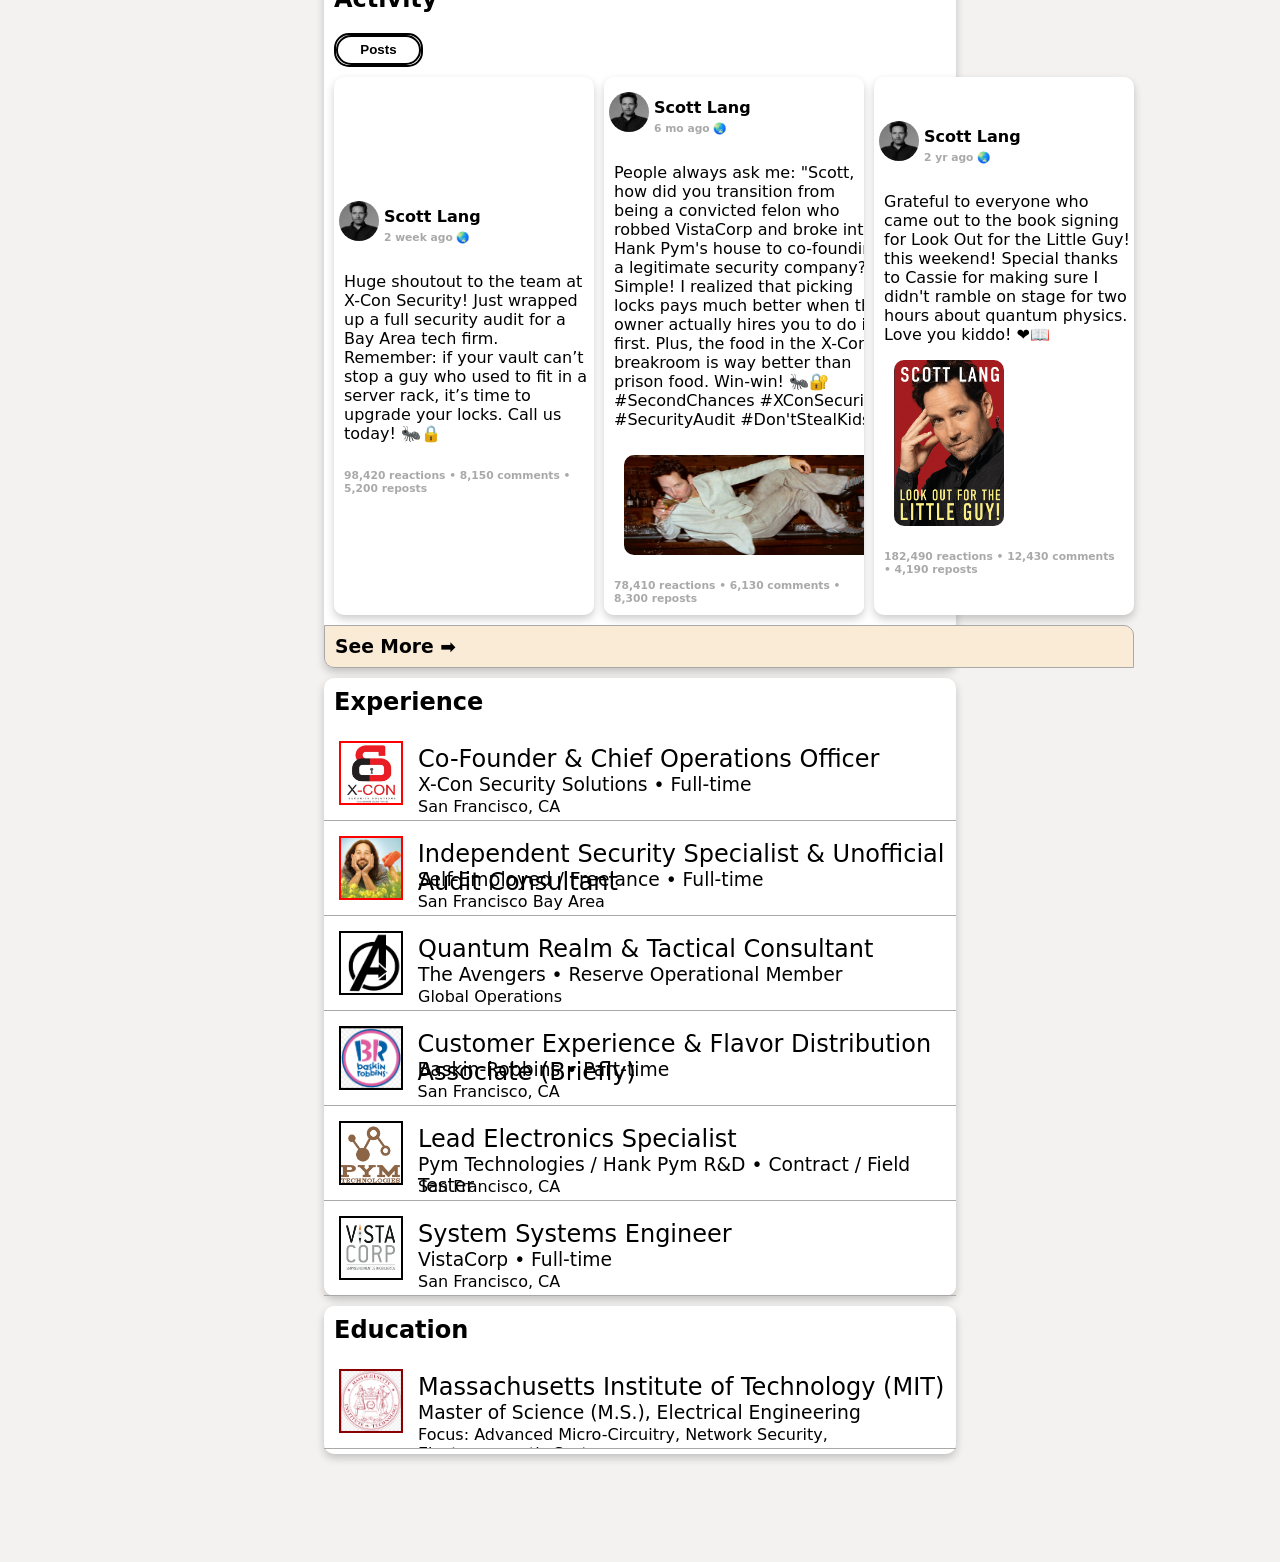
<file: box.html/antman.html>
<!DOCTYPE html>
<html lang="en">

<head>
    <meta charset="UTF-8">
    <meta name="viewport" content="width=device-width, initial-scale=1.0">
    <title>Antman Linkedin</title>
    <link rel="stylesheet" href="stylepro.css">
</head>

<body>
    <div class="linked">
        <div class="top-header">
            <div class="logo-container">
                <img src="images/linkedin.png" alt="Linkedin" class="linkedin-icon" style="border-radius: 10px;">
                <input type="text" placeholder="🔎  Search" class="search-bar"
                    style="border-radius: 20px; width: 200px;">
            </div>
            <div class="button-container">
                <button type="button" onclick="window.location.href='https://www.linkedin.com/feed/'"><img
                        src="images/home.png" alt="Home"></button>
                <button type="button" onclick="window.location.href='https://www.linkedin.com/mynetwork/grow/'"><img
                        src="images/net.png" alt="Home"></button>
                <button type="button" onclick="window.location.href='https://www.linkedin.com/jobs/'"><img
                        src="images/job.png" alt="Home"></button>
                <button type="button" onclick="window.location.href='https://www.linkedin.com/messaging/'"><img
                        src="images/messag.png" alt="Home"></button>
                <button type="button"
                    onclick="window.location.href='https://www.linkedin.com/notifications/?filter=all'"><img
                        src="images/notif.png" alt="Home"></button>
            </div>
        </div>
        <div class="about-section">
            <div class="photos">
                <img src="images/antmanbanner.png" alt="Banner" id="bannertony">
                <img src="images/scott.png" alt="pfp" id="pfpstark">
            </div>
            <div class="name">
                <h2>Scott Lang</h2>
                <h4 style="font-weight: 400;">Co-Founder & Chief Security Consultant, X-Con Security Solutions | Master
                    Electrical Engineer | Author & Quantum Realm Consultant</h4>
                <h6>San Francisco, CA, USA</h6>
                <h6>830,100 followers</h6>
                <button type="button" id="follow">+ Follow</button>
                <button type="button" id="connect">🙍 Connect</button>
            </div>
        </div>
        <div class="Description">
            <h2 style="margin: 10px; margin-bottom: 5px;">About</h2>
            <h4 style="font-weight: 400; margin: 10px; margin-bottom: 10px;">Former corporate whistleblower, ex-con, and
                master burglar turned electrical engineer, entrepreneur, and high-stakes operational strategist. (I
                prefer "security consultant," but my criminal record says otherwise.) Co-founder of X-Con Security
                Solutions, specializing in physical bypass testing, advanced lock systems, and high-level industrial
                security consultation.
                If you want to know how to keep people out of your vault, ask the guy who used to break into them.
                Experienced in micro-scale mechanics, molecular compression systems (Pym Particle integration), and
                quantum-level crisis mitigation. Key contributor to the global time-displacement initiative (The Time
                Heist) and author of the best-selling memoir, Look Out for the Little Guy!. Dedicated father, loyal team
                player, and firm believer that everyone deserves a second chance—and a better safe.</h4>
        </div>
        <div class="featured">
            <h2 style="margin: 10px; margin-bottom: 20px;">Featured</h2>
            <div class="links">
                <div class="card 1">
                    <h4 style="font-weight: 400; margin: 10px; margin-bottom: 10px;">Look Out for the Little Guy!</h4>
                    <img src="images/book.png" alt="arcreactor">
                    <h4 style="font-weight: 500; margin: 10px; margin-bottom: 10px;">Non-Fiction Memoir & National
                        Bestseller</h4>
                    <h5 style="font-weight: 400; margin: 10px; margin-bottom: 10px;">
                        Published an inside look at going from an out-of-work engineer to fighting alongside The
                        Avengers, navigating the Quantum Realm, and balancing heroic duties with raising a daughter.
                    </h5>
                </div>
                <div class="card 2">
                    <h4 style="font-weight: 400; margin: 10px; margin-bottom: 10px;">X-Con Security Solutions Launch
                    </h4>
                    <img src="images/xcon.png" alt="arcreactor">
                    <h4 style="font-weight: 500; margin: 10px; margin-bottom: 10px;">Entrepreneurial Venture</h4>
                    <h5 style="font-weight: 400; margin: 10px; margin-bottom: 10px;">
                        Co-founded a boutique security firm with Luis, Dave, and Kurt, providing top-tier penetration
                        testing, electronic counter-surveillance, and physical facility auditing for West Coast
                        businesses.</h5>
                </div>
                <div class="card 3">
                    <h4 style="font-weight: 400; margin: 10px; margin-bottom: 10px;">Quantum Realm & Multiversal Threat
                        Containment</h4>
                    <img src="images/multiverse.png" alt="arcreactor">
                    <h4 style="font-weight: 500; margin: 10px; margin-bottom: 10px;">The Avengers & Pym/van Dyne
                        Scientific Expedition
                    </h4>
                    <h5 style="font-weight: 400; margin: 10px; margin-bottom: 10px;">Co-led a subatomic expedition into
                        the Quantum Realm, successfully containing a multiversal threat (Kang the Conqueror) and
                        securing the timeline. Pioneered micro-scale field combat tactics, advanced probability-storm
                        navigation, and tactical coordination with hyper-intelligent insectoid units.</h5>
                </div>
            </div>
        </div>
        <div class="Activity">
            <h2 style="margin: 10px; margin-bottom: 20px;">Activity</h2>
            <div class="post" style="margin-left: 10px;">
                <button type="button" class="post">Posts</button>
            </div>
            <div class="postcard">
                <div class="card 1">
                    <div class="title">
                        <img src="images/scott.png" alt="pfp"
                            style="width: 40px; height: 40px; border-radius: 50%;">
                        <div style="display: flex;flex-direction: column;">
                            <div style="height: 20px;">
                                <h4>Scott Lang</h4>
                            </div>
                            <div style="height: 20px;">
                                <h6>2 week ago 🌏</h6>
                            </div>
                        </div>
                    </div>
                    <div style="margin-left: 10px;margin-top: 0px;">
                        <p>Huge shoutout to the team at X-Con Security! Just wrapped up a full security audit for a Bay
                            Area tech firm. Remember: if your vault can’t stop a guy who used to fit in a server rack,
                            it’s time to upgrade your locks. Call us today! 🐜🔒</p>

                    </div>
                    <div style="display: flex;flex-direction: row;">
                        <h6 style="margin: 10px;">98,420 reactions • 8,150 comments • 5,200 reposts</h6>
                    </div>
                </div>
                <div class="card 2">
                    <div class="title">
                        <img src="images/scott.png" alt="pfp"
                            style="width: 40px; height: 40px; border-radius: 50%;">
                        <div style="display: flex;flex-direction: column;">
                            <div style="height: 20px;">
                                <h4>Scott Lang</h4>
                            </div>
                            <div style="height: 20px;">
                                <h6>6 mo ago 🌏</h6>
                            </div>
                        </div>
                    </div>
                    <div style="margin-left: 10px;margin-top: 0px;">
                        <p>People always ask me: "Scott, how did you transition from being a convicted felon who robbed
                            VistaCorp and broke into Hank Pym's house to co-founding a legitimate security company?"
                            Simple! I realized that picking locks pays much better when the owner actually hires you to
                            do it first.

                            Plus, the food in the X-Con breakroom is way better than prison food. Win-win! 🐜🔐
                            #SecondChances #XConSecurity #SecurityAudit #Don'tStealKids</p>
                        <img src="images/act1sct.png" alt="arcmake" style="margin: 10px;">
                    </div>
                    <div style="display: flex;flex-direction: row;">
                        <h6 style="margin: 10px;">78,410 reactions • 6,130 comments • 8,300 reposts</h6>
                    </div>
                </div>
                <div class="card 3">
                    <div class="title">
                        <img src="images/scott.png" alt="pfp"
                            style="width: 40px; height: 40px; border-radius: 50%;">
                        <div style="display: flex;flex-direction: column;">
                            <div style="height: 20px;">
                                <h4>Scott Lang</h4>
                            </div>
                            <div style="height: 20px;">
                                <h6>2 yr ago 🌏</h6>
                            </div>
                        </div>
                    </div>
                    <div style="margin-left: 10px;margin-top: 0px;">
                        <p>Grateful to everyone who came out to the book signing for Look Out for the Little Guy! this
                            weekend! Special thanks to Cassie for making sure I didn't ramble on stage for two hours
                            about quantum physics. Love you kiddo! ❤️📖</p>
                        <img src="images/book.png" alt="arcmake"
                            style="margin: 10px;margin-top: 0px;height: 166px; width: auto;">
                    </div>
                    <div style="display: flex;flex-direction: row;">
                        <h6 style="margin: 10px;">182,490 reactions • 12,430 comments • 4,190 reposts</h6>
                    </div>
                </div>
            </div>
            <div
                style="border: 1px solid darkgray;border-bottom-left-radius: 10px;border-top-right-radius: 10px;background-color: antiquewhite;">
                <h3 style="margin: 10px;">See More ➡</h3>
            </div>
        </div>
        <div class="experience">
            <h2 style="margin: 10px;">Experience</h2>
            <div class="experiences 1">
                <img src="images/xcon.png" alt="avng" style="border: 2px solid red; height: 60px;width: 60px;">
                <div style="display: flex;flex-direction: column;height: 60px;">
                    <div style="height: 30px;">
                        <h2 style="font-weight: 500;">Co-Founder & Chief Operations Officer</h2>
                    </div>
                    <div style="height: 20px;">
                        <h3 style="font-weight: 400;">X-Con Security Solutions • Full-time</h3>
                    </div>
                    <div style="height: 10px;">
                        <h4 style="font-weight: 300;">San Francisco, CA</h4>
                    </div>
                </div>
            </div>
            <div class="experiences 3">
                <img src="images/homeless.png" alt="avng" style="border: 2px solid red; height: 60px;width: 60px;">
                <div style="display: flex;flex-direction: column;height: 60px;">
                    <div style="height: 30px;">
                        <h2 style="font-weight: 500;">Independent Security Specialist & Unofficial Audit Consultant</h2>
                    </div>
                    <div style="height: 20px;">
                        <h3 style="font-weight: 400;">Self-Employed / Freelance • Full-time</h3>
                    </div>
                    <div style="height: 10px;">
                        <h4 style="font-weight: 300;">San Francisco Bay Area</h4>
                    </div>
                </div>
            </div>
            <div class="experiences 2">
                <img src="images/avng.png" alt="avng" style="border: 2px solid black; height: 60px;width: 60px;">
                <div style="display: flex;flex-direction: column;height: 60px;">
                    <div style="height: 30px;">
                        <h2 style="font-weight: 500;">Quantum Realm & Tactical Consultant</h2>
                    </div>
                    <div style="height: 20px;">
                        <h3 style="font-weight: 400;">
                            The Avengers • Reserve Operational Member</h3>
                    </div>
                    <div style="height: 10px;">
                        <h4 style="font-weight: 300;">Global Operations</h4>
                    </div>
                </div>
            </div>
            <div class="experiences 4">
                <img src="images/br.png" alt="avng" style="border: 2px solid black; height: 60px;width: 60px;">
                <div style="display: flex;flex-direction: column;height: 60px;">
                    <div style="height: 30px;">
                        <h2 style="font-weight: 500;">Customer Experience & Flavor Distribution Associate (Briefly)</h2>
                    </div>
                    <div style="height: 20px;">
                        <h3 style="font-weight: 400;">
                            Baskin-Robbins • Part-time</h3>
                    </div>
                    <div style="height: 10px;">
                        <h4 style="font-weight: 300;">San Francisco, CA</h4>
                    </div>
                </div>
            </div>
            <div class="experiences 5">
                <img src="images/PYM.png" alt="avng" style="border: 2px solid black; height: 60px;width: 60px;">
                <div style="display: flex;flex-direction: column;height: 60px;">
                    <div style="height: 30px;">
                        <h2 style="font-weight: 500;">Lead Electronics Specialist</h2>
                    </div>
                    <div style="height: 20px;">
                        <h3 style="font-weight: 400;">
                            Pym Technologies / Hank Pym R&D • Contract / Field Tester</h3>
                    </div>
                    <div style="height: 10px;">
                        <h4 style="font-weight: 300;">San Francisco, CA</h4>
                    </div>
                </div>
            </div>
            <div class="experiences 6">
                <img src="images/vistacorp.png" alt="avng" style="border: 2px solid black; height: 60px;width: 60px;">
                <div style="display: flex;flex-direction: column;height: 60px;">
                    <div style="height: 30px;">
                        <h2 style="font-weight: 500;">System Systems Engineer</h2>
                    </div>
                    <div style="height: 20px;">
                        <h3 style="font-weight: 400;">
                            VistaCorp • Full-time</h3>
                    </div>
                    <div style="height: 10px;">
                        <h4 style="font-weight: 300;">San Francisco, CA</h4>
                    </div>
                </div>
            </div>
        </div>
        <div class="education">
            <h2 style="margin: 10px;">Education</h2>
            <div class="educate 1">
                <img src="images/mit.png" alt="avng" style="border: 2px solid darkred; height: 60px;width: 60px;">
                <div style="display: flex;flex-direction: column;height: 60px;">
                    <div style="height: 30px;">
                        <h2 style="font-weight: 500;">Massachusetts Institute of Technology (MIT)</h2>
                    </div>
                    <div style="height: 20px;">
                        <h3 style="font-weight: 400;">Master of Science (M.S.), Electrical Engineering
                        </h3>
                    </div>
                    <div style="height: 10px;">
                        <h4 style="font-weight: 300;">Focus: Advanced Micro-Circuitry, Network Security, Electromagnetic
                            Systems</h4>
                    </div>
                </div>
            </div>
        </div>
</body>

</html>
</file>
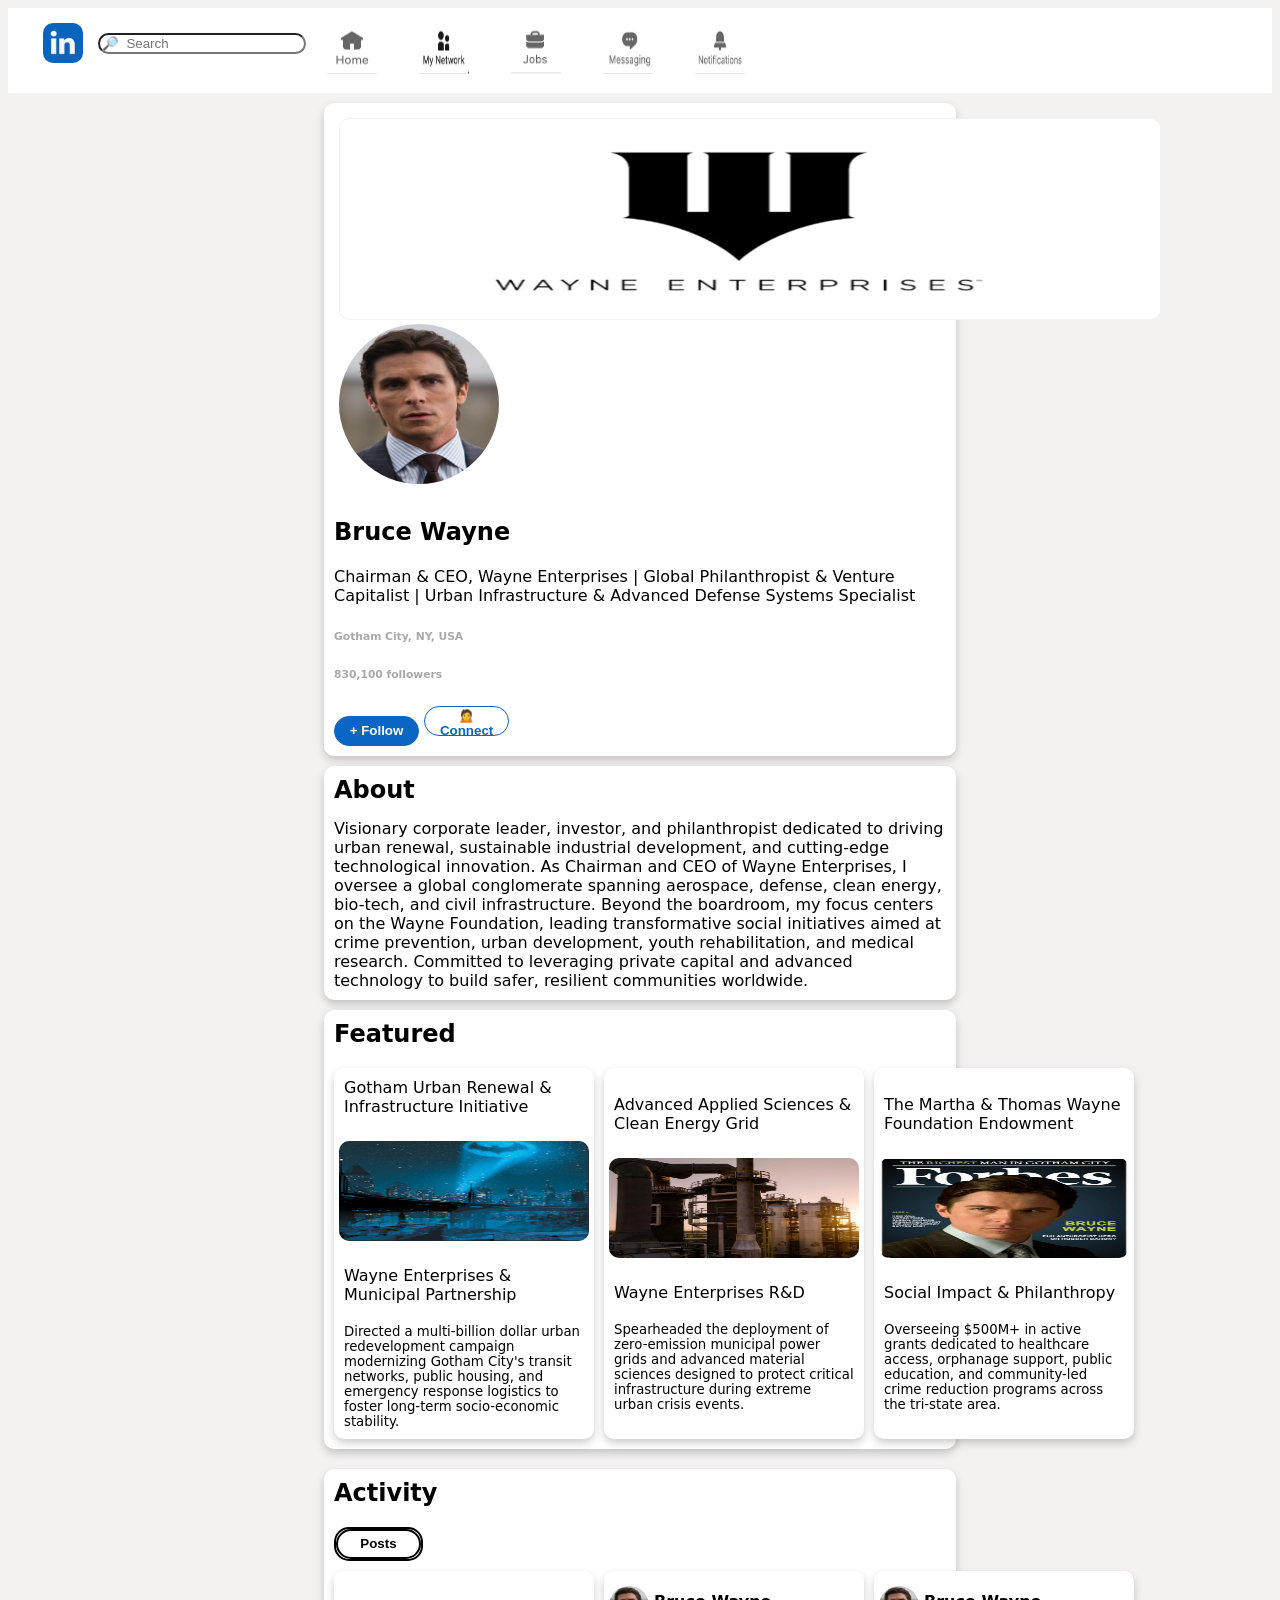
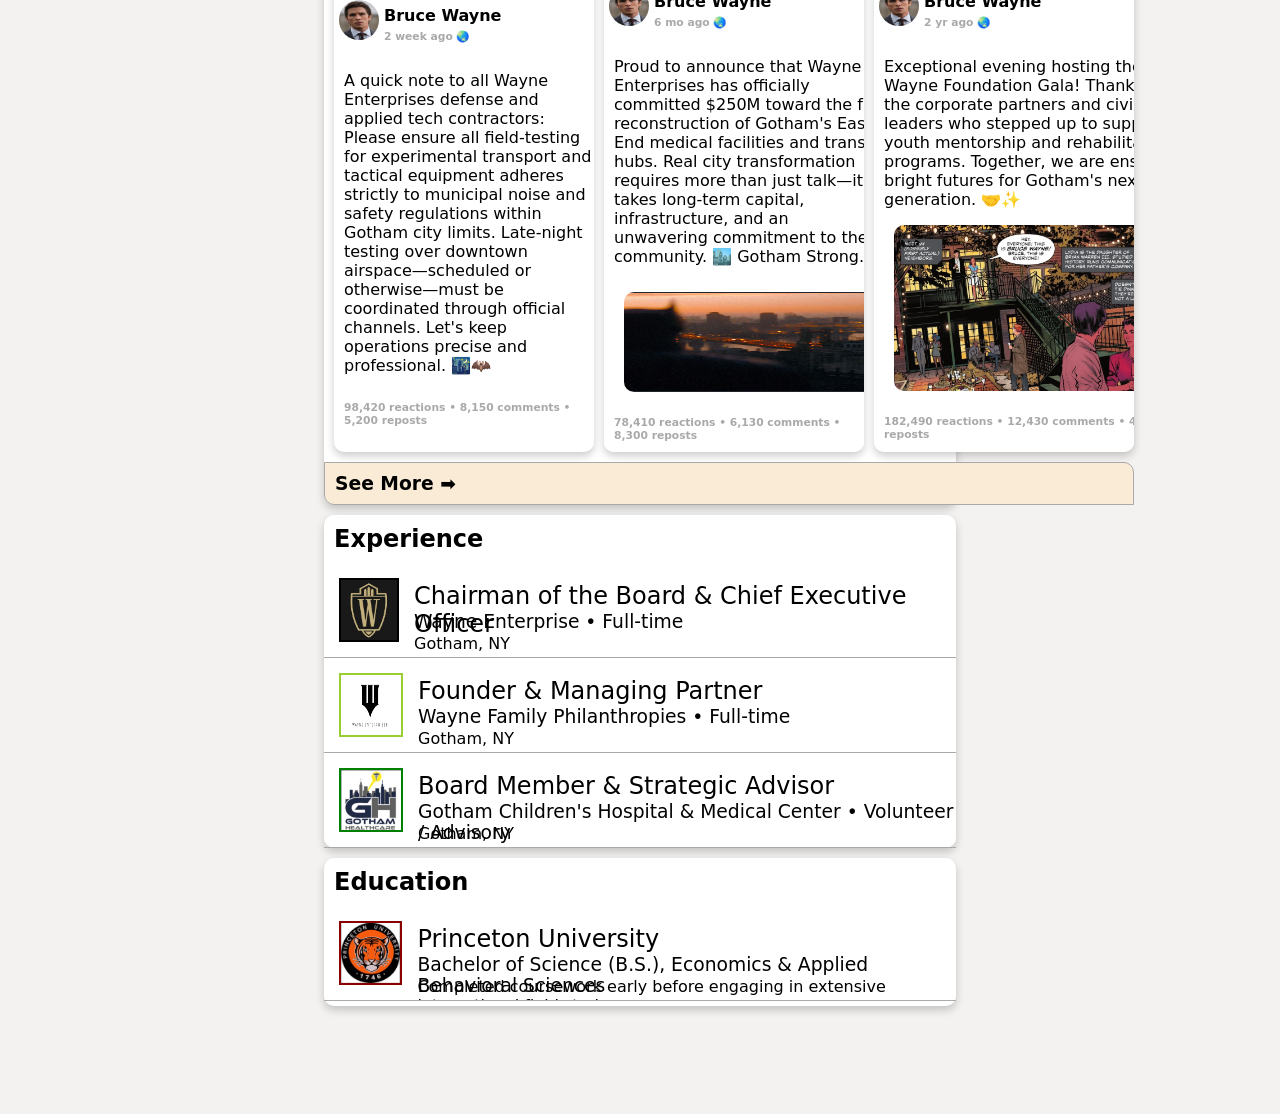
<file: box.html/batman.html>
<!DOCTYPE html>
<html lang="en">

<head>
    <meta charset="UTF-8">
    <meta name="viewport" content="width=device-width, initial-scale=1.0">
    <title>Batman Linkedin</title>
    <link rel="stylesheet" href="stylepro.css">
</head>

<body>
    <div class="linked">
        <div class="top-header">
            <div class="logo-container">
                <img src="images/linkedin.png" alt="Linkedin" class="linkedin-icon" style="border-radius: 10px;">
                <input type="text" placeholder="🔎  Search" class="search-bar"
                    style="border-radius: 20px; width: 200px;">
            </div>
            <div class="button-container">
                <button type="button" onclick="window.location.href='https://www.linkedin.com/feed/'"><img
                        src="images/home.png" alt="Home"></button>
                <button type="button" onclick="window.location.href='https://www.linkedin.com/mynetwork/grow/'"><img
                        src="images/net.png" alt="Home"></button>
                <button type="button" onclick="window.location.href='https://www.linkedin.com/jobs/'"><img
                        src="images/job.png" alt="Home"></button>
                <button type="button" onclick="window.location.href='https://www.linkedin.com/messaging/'"><img
                        src="images/messag.png" alt="Home"></button>
                <button type="button"
                    onclick="window.location.href='https://www.linkedin.com/notifications/?filter=all'"><img
                        src="images/notif.png" alt="Home"></button>
            </div>
        </div>
        <div class="about-section">
            <div class="photos">
                <img src="images/wayneban.png" alt="Banner" id="bannertony">
                <img src="images/waynepfp.png" alt="pfp" id="pfpstark">
            </div>
            <div class="name">
                <h2>Bruce Wayne</h2>
                <h4 style="font-weight: 400;">Chairman & CEO, Wayne Enterprises | Global Philanthropist & Venture
                    Capitalist | Urban Infrastructure & Advanced Defense Systems Specialist</h4>
                <h6>Gotham City, NY, USA</h6>
                <h6>830,100 followers</h6>
                <button type="button" id="follow">+ Follow</button>
                <button type="button" id="connect">🙍 Connect</button>
            </div>
        </div>
        <div class="Description">
            <h2 style="margin: 10px; margin-bottom: 5px;">About</h2>
            <h4 style="font-weight: 400; margin: 10px; margin-bottom: 10px;">Visionary corporate leader, investor, and
                philanthropist dedicated to driving urban renewal, sustainable industrial development, and cutting-edge
                technological innovation. As Chairman and CEO of Wayne Enterprises, I oversee a global conglomerate
                spanning aerospace, defense, clean energy, bio-tech, and civil infrastructure.

                Beyond the boardroom, my focus centers on the Wayne Foundation, leading transformative social
                initiatives aimed at crime prevention, urban development, youth rehabilitation, and medical research.
                Committed to leveraging private capital and advanced technology to build safer, resilient communities
                worldwide.</h4>
        </div>
        <div class="featured">
            <h2 style="margin: 10px; margin-bottom: 20px;">Featured</h2>
            <div class="links">
                <div class="card 1">
                    <h4 style="font-weight: 400; margin: 10px; margin-bottom: 10px;">Gotham Urban Renewal &
                        Infrastructure Initiative</h4>
                    <img src="images/gotham.png" alt="arcreactor">
                    <h4 style="font-weight: 500; margin: 10px; margin-bottom: 10px;">Wayne Enterprises & Municipal
                        Partnership</h4>
                    <h5 style="font-weight: 400; margin: 10px; margin-bottom: 10px;">
                        Directed a multi-billion dollar urban redevelopment campaign modernizing Gotham City's transit
                        networks, public housing, and emergency response logistics to foster long-term socio-economic
                        stability.</h5>
                </div>
                <div class="card 2">
                    <h4 style="font-weight: 400; margin: 10px; margin-bottom: 10px;">Advanced Applied Sciences & Clean
                        Energy Grid
                    </h4>
                    <img src="images/grid.png" alt="arcreactor">
                    <h4 style="font-weight: 500; margin: 10px; margin-bottom: 10px;">Wayne Enterprises R&D</h4>
                    <h5 style="font-weight: 400; margin: 10px; margin-bottom: 10px;">
                        Spearheaded the deployment of zero-emission municipal power grids and advanced material sciences
                        designed to protect critical infrastructure during extreme urban crisis events.</h5>
                </div>
                <div class="card 3">
                    <h4 style="font-weight: 400; margin: 10px; margin-bottom: 10px;">The Martha & Thomas Wayne
                        Foundation Endowment</h4>
                    <img src="images/forb.png" alt="arcreactor">
                    <h4 style="font-weight: 500; margin: 10px; margin-bottom: 10px;">Social Impact & Philanthropy
                    </h4>
                    <h5 style="font-weight: 400; margin: 10px; margin-bottom: 10px;">Overseeing $500M+ in active grants
                        dedicated to healthcare access, orphanage support, public education, and community-led crime
                        reduction programs across the tri-state area.</h5>
                </div>
            </div>
        </div>
        <div class="Activity">
            <h2 style="margin: 10px; margin-bottom: 20px;">Activity</h2>
            <div class="post" style="margin-left: 10px;">
                <button type="button" class="post">Posts</button>
            </div>
            <div class="postcard">
                <div class="card 1">
                    <div class="title">
                        <img src="images/waynepfp.png" alt="pfp"
                            style="width: 40px; height: 40px; border-radius: 50%;">
                        <div style="display: flex;flex-direction: column;">
                            <div style="height: 20px;">
                                <h4>Bruce Wayne</h4>
                            </div>
                            <div style="height: 20px;">
                                <h6>2 week ago 🌏</h6>
                            </div>
                        </div>
                    </div>
                    <div style="margin-left: 10px;margin-top: 0px;">
                        <p>A quick note to all Wayne Enterprises defense and applied tech contractors: Please ensure all
                            field-testing for experimental transport and tactical equipment adheres strictly to
                            municipal noise and safety regulations within Gotham city limits. Late-night testing over
                            downtown airspace—scheduled or otherwise—must be coordinated through official channels.
                            Let's keep operations precise and professional. 🌃🦇</p>
                    </div>
                    <div style="display: flex;flex-direction: row;">
                        <h6 style="margin: 10px;">98,420 reactions • 8,150 comments • 5,200 reposts</h6>
                    </div>
                </div>
                <div class="card 2">
                    <div class="title">
                        <img src="images/waynepfp.png" alt="pfp"
                            style="width: 40px; height: 40px; border-radius: 50%;">
                        <div style="display: flex;flex-direction: column;">
                            <div style="height: 20px;">
                                <h4>Bruce Wayne</h4>
                            </div>
                            <div style="height: 20px;">
                                <h6>6 mo ago 🌏</h6>
                            </div>
                        </div>
                    </div>
                    <div style="margin-left: 10px;margin-top: 0px;">
                        <p>Proud to announce that Wayne Enterprises has officially committed $250M toward the full
                            reconstruction of Gotham's East End medical facilities and transit hubs. Real city
                            transformation requires more than just talk—it takes long-term capital, infrastructure, and
                            an unwavering commitment to the community. 🏙️ Gotham Strong.</p>
                        <img src="images/act1bat.png" alt="arcmake" style="margin: 10px;">
                    </div>
                    <div style="display: flex;flex-direction: row;">
                        <h6 style="margin: 10px;">78,410 reactions • 6,130 comments • 8,300 reposts</h6>
                    </div>
                </div>
                <div class="card 3">
                    <div class="title">
                        <img src="images/waynepfp.png" alt="pfp"
                            style="width: 40px; height: 40px; border-radius: 50%;">
                        <div style="display: flex;flex-direction: column;">
                            <div style="height: 20px;">
                                <h4>Bruce Wayne</h4>
                            </div>
                            <div style="height: 20px;">
                                <h6>2 yr ago 🌏</h6>
                            </div>
                        </div>
                    </div>
                    <div style="margin-left: 10px;margin-top: 0px;">
                        <p>Exceptional evening hosting the annual Wayne Foundation Gala! Thanks to all the corporate
                            partners and civic leaders who stepped up to support our youth mentorship and rehabilitation
                            programs. Together, we are ensuring bright futures for Gotham's next generation. 🤝✨</p>
                        <img src="images/gala.png" alt="arcmake"
                            style="margin: 10px;margin-top: 0px;height: 166px; width: auto;">
                    </div>
                    <div style="display: flex;flex-direction: row;">
                        <h6 style="margin: 10px;">182,490 reactions • 12,430 comments • 4,190 reposts</h6>
                    </div>
                </div>
            </div>
            <div
                style="border: 1px solid darkgray;border-bottom-left-radius: 10px;border-top-right-radius: 10px;background-color: antiquewhite;">
                <h3 style="margin: 10px;">See More ➡</h3>
            </div>
        </div>
        <div class="experience">
            <h2 style="margin: 10px;">Experience</h2>
            <div class="experiences 1">
                <img src="images/enterprise.png" alt="avng" style="border: 2px solid black; height: 60px;width: 60px;">
                <div style="display: flex;flex-direction: column;height: 60px;">
                    <div style="height: 30px;">
                        <h2 style="font-weight: 500;">Chairman of the Board & Chief Executive Officer</h2>
                    </div>
                    <div style="height: 20px;">
                        <h3 style="font-weight: 400;">Wayne Enterprise • Full-time</h3>
                    </div>
                    <div style="height: 10px;">
                        <h4 style="font-weight: 300;">Gotham, NY</h4>
                    </div>
                </div>
            </div>
            <div class="experiences 3">
                <img src="images/wayneban.png" alt="avng" style="border: 2px solid yellowgreen; height: 60px;width: 60px;">
                <div style="display: flex;flex-direction: column;height: 60px;">
                    <div style="height: 30px;">
                        <h2 style="font-weight: 500;">Founder & Managing Partner</h2>
                    </div>
                    <div style="height: 20px;">
                        <h3 style="font-weight: 400;">Wayne Family Philanthropies • Full-time</h3>
                    </div>
                    <div style="height: 10px;">
                        <h4 style="font-weight: 300;">Gotham, NY</h4>
                    </div>
                </div>
            </div>
            <div class="experiences 2">
                <img src="images/gothamhealth.png" alt="avng" style="border: 2px solid green; height: 60px;width: 60px;">
                <div style="display: flex;flex-direction: column;height: 60px;">
                    <div style="height: 30px;">
                        <h2 style="font-weight: 500;">Board Member & Strategic Advisor</h2>
                    </div>
                    <div style="height: 20px;">
                        <h3 style="font-weight: 400;">
                            Gotham Children's Hospital & Medical Center • Volunteer / Advisory</h3>
                    </div>
                    <div style="height: 10px;">
                        <h4 style="font-weight: 300;">Gotham, NY</h4>
                    </div>
                </div>
            </div>
        </div>
        <div class="education">
            <h2 style="margin: 10px;">Education</h2>
            <div class="educate 1">
                <img src="images/princeton.png" alt="avng" style="border: 2px solid darkred; height: 60px;width: 60px;">
                <div style="display: flex;flex-direction: column;height: 60px;">
                    <div style="height: 30px;">
                        <h2 style="font-weight: 500;">Princeton University</h2>
                    </div>
                    <div style="height: 20px;">
                        <h3 style="font-weight: 400;">Bachelor of Science (B.S.), Economics & Applied Behavioral Sciences
                        </h3>
                    </div>
                    <div style="height: 10px;">
                        <h4 style="font-weight: 300;">Completed coursework early before engaging in extensive international field study.</h4>
                    </div>
                </div>
            </div>
        </div>
</body>

</html>
</file>
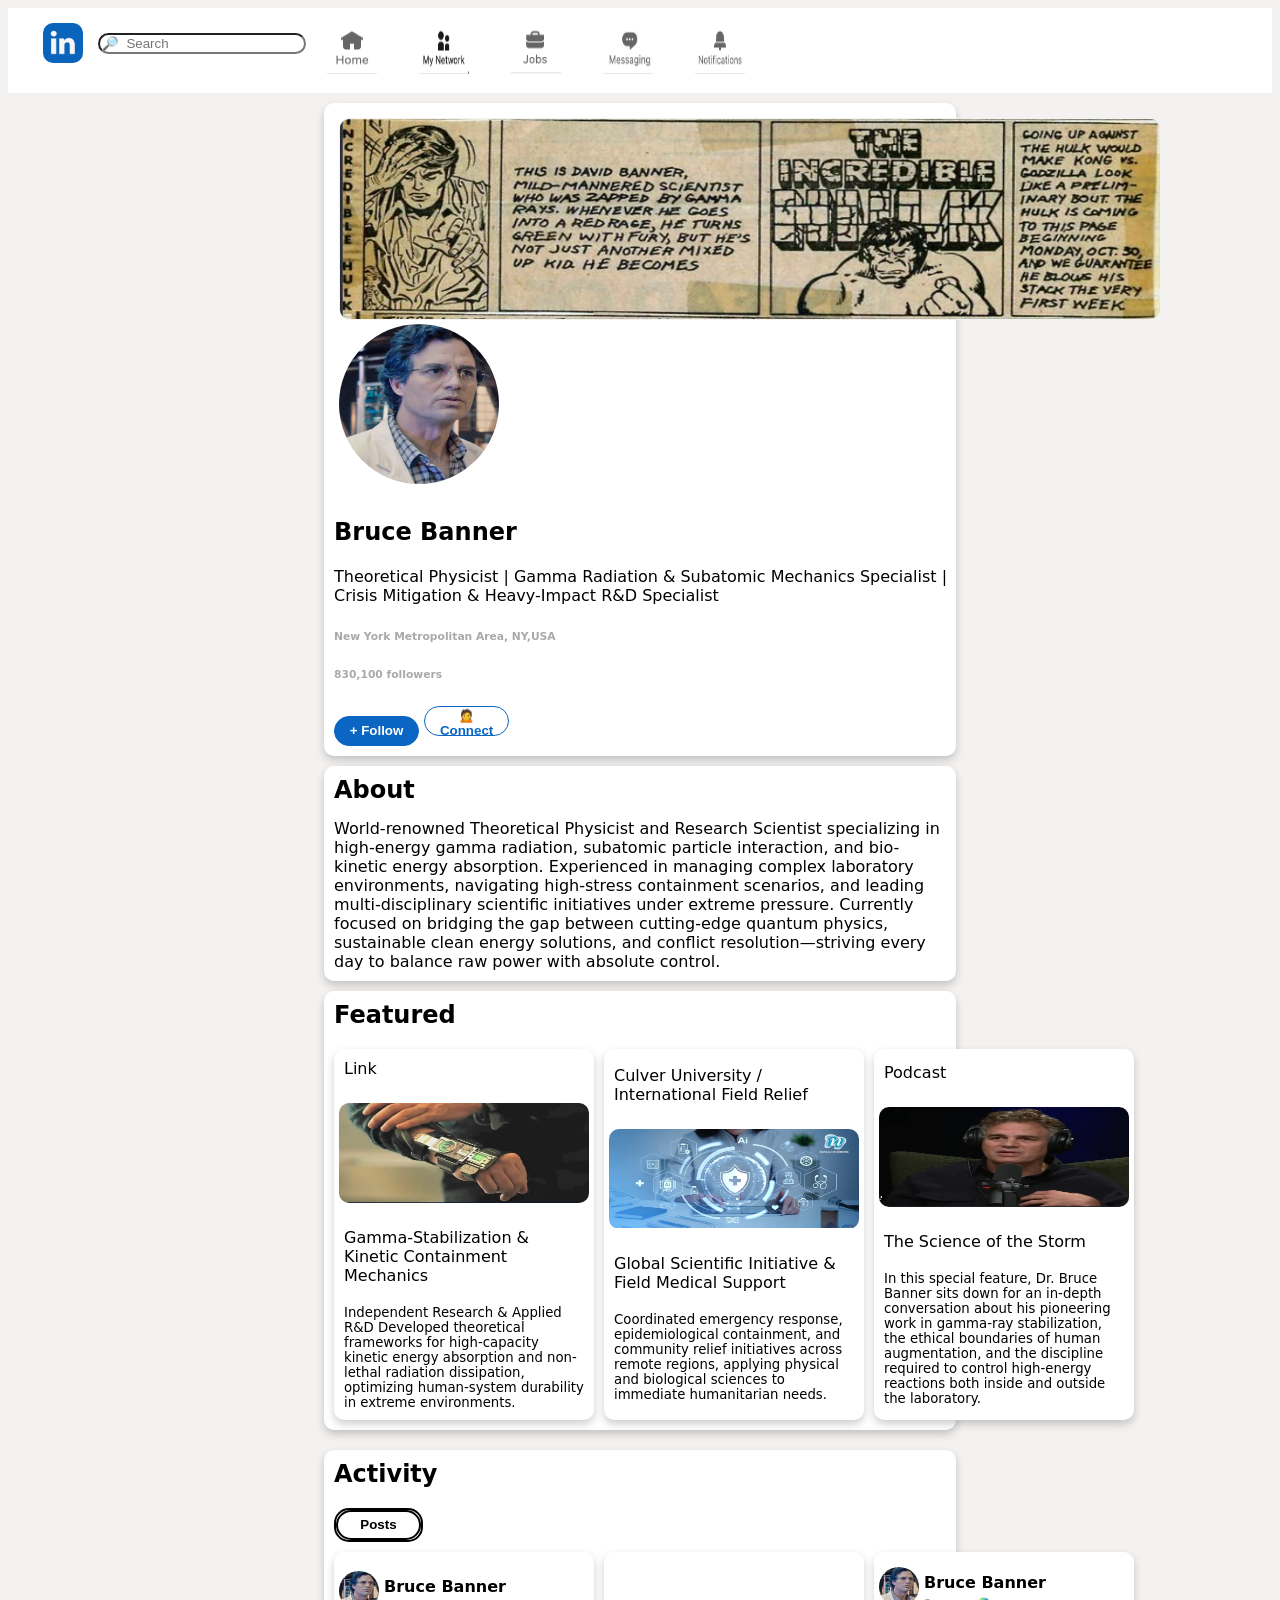
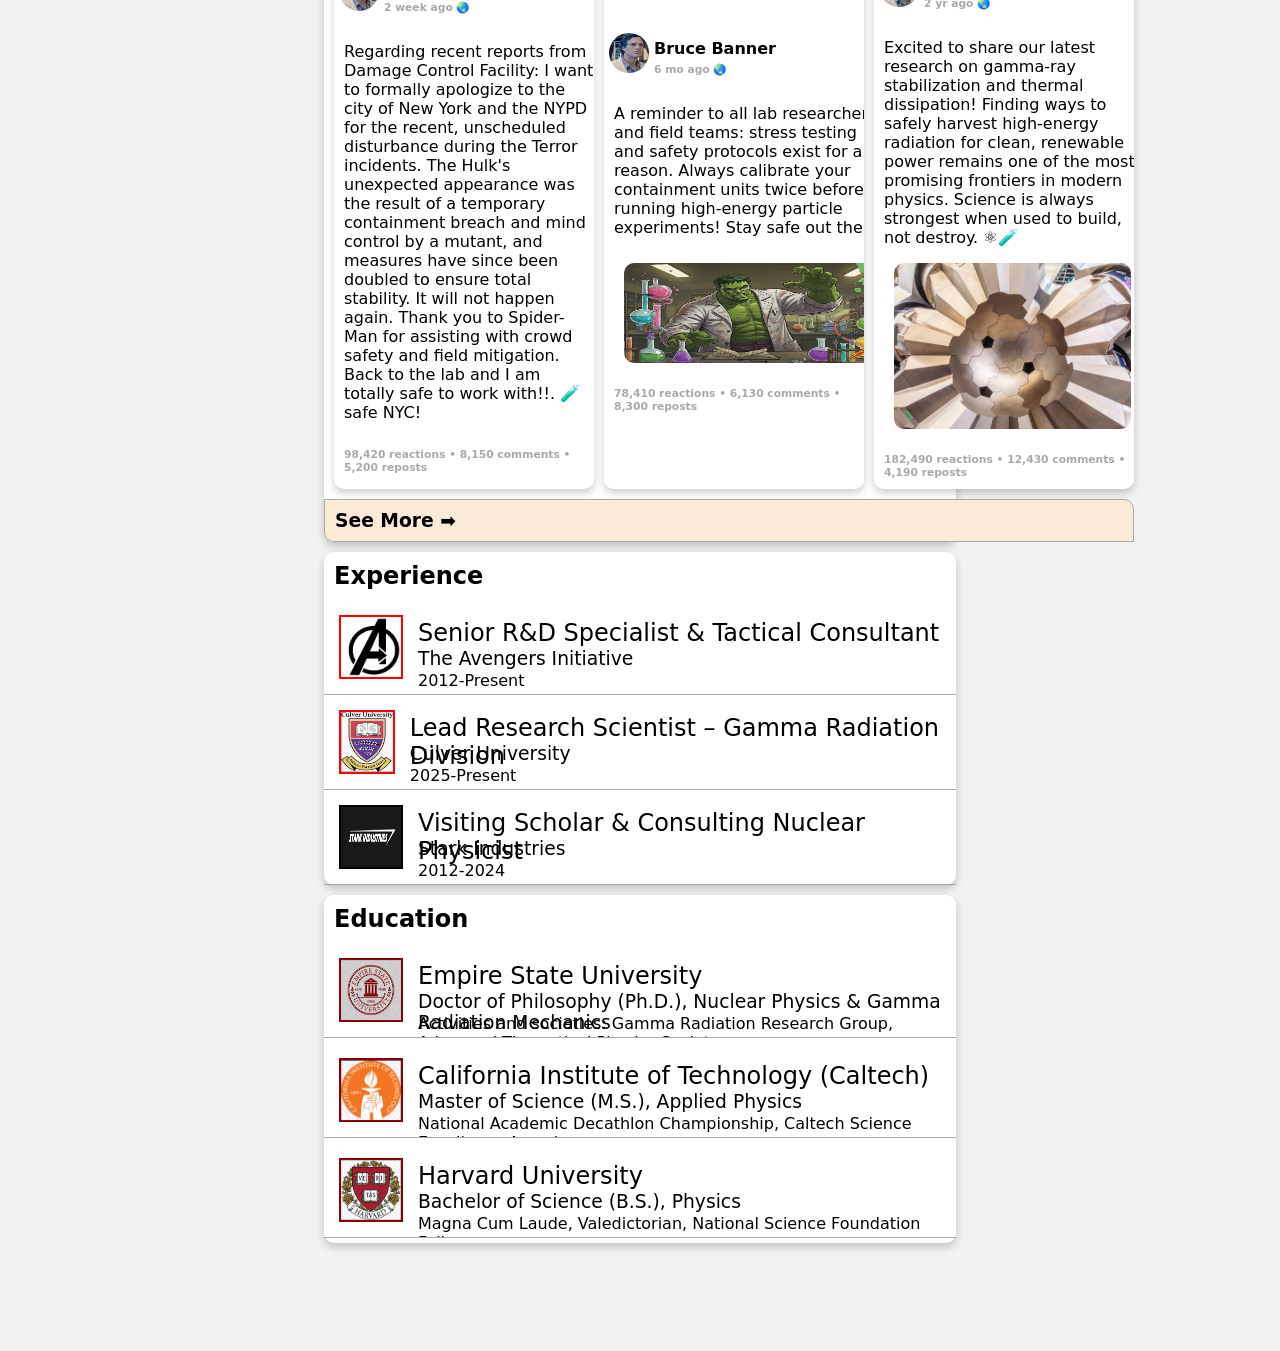
<file: box.html/brucelink.html>
<!DOCTYPE html>
<html lang="en">

<head>
    <meta charset="UTF-8">
    <meta name="viewport" content="width=device-width, initial-scale=1.0">
    <title>Hulk Linkedin</title>
    <link rel="stylesheet" href="stylepro.css">
</head>

<body>
    <div class="linked">
        <div class="top-header">
            <div class="logo-container">
                <img src="images/linkedin.png" alt="Linkedin" class="linkedin-icon" style="border-radius: 10px;">
                <input type="text" placeholder="🔎  Search" class="search-bar"
                    style="border-radius: 20px; width: 200px;">
            </div>
            <div class="button-container">
                <button type="button" onclick="window.location.href='https://www.linkedin.com/feed/'"><img
                        src="images/home.png" alt="Home"></button>
                <button type="button" onclick="window.location.href='https://www.linkedin.com/mynetwork/grow/'"><img
                        src="images/net.png" alt="Home"></button>
                <button type="button" onclick="window.location.href='https://www.linkedin.com/jobs/'"><img
                        src="images/job.png" alt="Home"></button>
                <button type="button" onclick="window.location.href='https://www.linkedin.com/messaging/'"><img
                        src="images/messag.png" alt="Home"></button>
                <button type="button"
                    onclick="window.location.href='https://www.linkedin.com/notifications/?filter=all'"><img
                        src="images/notif.png" alt="Home"></button>
            </div>
        </div>
        <div class="about-section">
            <div class="photos">
                <img src="images/bannerbanner.png" alt="Banner" id="bannertony">
                <img src="images/bannerpfp.png" alt="pfp" id="pfpstark">
            </div>
            <div class="name">
                <h2>Bruce Banner</h2>
                <h4 style="font-weight: 400;">Theoretical Physicist | Gamma Radiation & Subatomic Mechanics Specialist |
                    Crisis Mitigation & Heavy-Impact R&D Specialist</h4>
                <h6>New York Metropolitan Area, NY,USA</h6>
                <h6>830,100 followers</h6>
                <button type="button" id="follow">+ Follow</button>
                <button type="button" id="connect">🙍 Connect</button>
            </div>
        </div>
        <div class="Description">
            <h2 style="margin: 10px; margin-bottom: 5px;">About</h2>
            <h4 style="font-weight: 400; margin: 10px; margin-bottom: 10px;">World-renowned Theoretical Physicist and
                Research Scientist specializing in high-energy gamma radiation, subatomic particle interaction, and
                bio-kinetic energy absorption. Experienced in managing complex laboratory environments, navigating
                high-stress containment scenarios, and leading multi-disciplinary scientific initiatives under extreme
                pressure.

                Currently focused on bridging the gap between cutting-edge quantum physics, sustainable clean energy
                solutions, and conflict resolution—striving every day to balance raw power with absolute control.</h4>
        </div>
        <div class="featured">
            <h2 style="margin: 10px; margin-bottom: 20px;">Featured</h2>
            <div class="links">
                <div class="card 1">
                    <h4 style="font-weight: 400; margin: 10px; margin-bottom: 10px;">Link</h4>
                    <img src="images/hulkhand.png" alt="arcreactor">
                    <h4 style="font-weight: 500; margin: 10px; margin-bottom: 10px;">Gamma-Stabilization & Kinetic
                        Containment Mechanics</h4>
                    <h5 style="font-weight: 400; margin: 10px; margin-bottom: 10px;">Independent Research & Applied R&D
                        Developed theoretical frameworks for high-capacity kinetic energy absorption and non-lethal
                        radiation dissipation, optimizing human-system durability in extreme environments.</h5>
                </div>
                <div class="card 2">
                    <h4 style="font-weight: 400; margin: 10px; margin-bottom: 10px;">Culver University / International
                        Field Relief</h4>
                    <img src="images/health.png" alt="arcreactor">
                    <h4 style="font-weight: 500; margin: 10px; margin-bottom: 10px;">Global Scientific Initiative &
                        Field Medical Support</h4>
                    <h5 style="font-weight: 400; margin: 10px; margin-bottom: 10px;">
                        Coordinated emergency response, epidemiological containment, and community relief initiatives
                        across remote regions, applying physical and biological sciences to immediate humanitarian
                        needs.</h5>
                </div>
                <div class="card 3">
                    <h4 style="font-weight: 400; margin: 10px; margin-bottom: 10px;">Podcast</h4>
                    <img src="images/bannerpod.png" alt="arcreactor">
                    <h4 style="font-weight: 500; margin: 10px; margin-bottom: 10px;">The Science of the Storm</h4>
                    <h5 style="font-weight: 400; margin: 10px; margin-bottom: 10px;">In this special feature, Dr. Bruce
                        Banner sits down for an in-depth conversation about his pioneering work in gamma-ray
                        stabilization, the ethical boundaries of human augmentation, and the discipline required to
                        control high-energy reactions both inside and outside the laboratory.</h5>
                </div>
            </div>
        </div>
        <div class="Activity">
            <h2 style="margin: 10px; margin-bottom: 20px;">Activity</h2>
            <div class="post" style="margin-left: 10px;">
                <button type="button" class="post">Posts</button>
            </div>
            <div class="postcard">
                <div class="card 1">
                    <div class="title">
                        <img src="images/bannerpfp.png" alt="pfp"
                            style="width: 40px; height: 40px; border-radius: 50%;">
                        <div style="display: flex;flex-direction: column;">
                            <div style="height: 20px;">
                                <h4>Bruce Banner</h4>
                            </div>
                            <div style="height: 20px;">
                                <h6>2 week ago 🌏</h6>
                            </div>
                        </div>
                    </div>
                    <div style="margin-left: 10px;margin-top: 0px;">
                        <p>Regarding recent reports from Damage Control Facility: I want to formally apologize to the
                            city of New York
                            and the NYPD for the recent, unscheduled disturbance during the Terror incidents. The
                            Hulk's unexpected appearance was the result of a temporary containment breach and mind
                            control by a mutant, and measures
                            have since been doubled to ensure total stability. It will not happen again. Thank you to
                            Spider-Man for assisting with crowd safety and field mitigation. Back to the lab and I am
                            totally safe to work with!!. 🧪 safe
                            NYC!</p>
                    </div>
                    <div style="display: flex;flex-direction: row;">
                        <h6 style="margin: 10px;">98,420 reactions • 8,150 comments • 5,200 reposts</h6>
                    </div>
                </div>
                <div class="card 2">
                    <div class="title">
                        <img src="images/bannerpfp.png" alt="pfp"
                            style="width: 40px; height: 40px; border-radius: 50%;">
                        <div style="display: flex;flex-direction: column;">
                            <div style="height: 20px;">
                                <h4>Bruce Banner</h4>
                            </div>
                            <div style="height: 20px;">
                                <h6>6 mo ago 🌏</h6>
                            </div>
                        </div>
                    </div>
                    <div style="margin-left: 10px;margin-top: 0px;">
                        <p>A reminder to all lab researchers and field teams: stress testing and safety protocols exist
                            for a reason. Always calibrate your containment units twice before running high-energy
                            particle experiments! Stay safe out there.</p>
                        <img src="images/lab.png" alt="arcmake" style="margin: 10px;">
                    </div>
                    <div style="display: flex;flex-direction: row;">
                        <h6 style="margin: 10px;">78,410 reactions • 6,130 comments • 8,300 reposts</h6>
                    </div>
                </div>
                <div class="card 3">
                    <div class="title">
                        <img src="images/bannerpfp.png" alt="pfp"
                            style="width: 40px; height: 40px; border-radius: 50%;">
                        <div style="display: flex;flex-direction: column;">
                            <div style="height: 20px;">
                                <h4>Bruce Banner</h4>
                            </div>
                            <div style="height: 20px;">
                                <h6>2 yr ago 🌏</h6>
                            </div>
                        </div>
                    </div>
                    <div style="margin-left: 10px;margin-top: 0px;">
                        <p>Excited to share our latest research on gamma-ray stabilization and thermal dissipation!
                            Finding ways to safely harvest high-energy radiation for clean, renewable power remains one
                            of the most promising frontiers in modern physics. Science is always strongest when used to
                            build, not destroy. ⚛️🧪</p>
                        <img src="images/atom.png" alt="arcmake"
                            style="margin: 10px;margin-top: 0px;height: 166px; width: auto;">
                    </div>
                    <div style="display: flex;flex-direction: row;">
                        <h6 style="margin: 10px;">182,490 reactions • 12,430 comments • 4,190 reposts</h6>
                    </div>
                </div>
            </div>
            <div
                style="border: 1px solid darkgray;border-bottom-left-radius: 10px;border-top-right-radius: 10px;background-color: antiquewhite;">
                <h3 style="margin: 10px;">See More ➡</h3>
            </div>
        </div>
        <div class="experience">
            <h2 style="margin: 10px;">Experience</h2>
            <div class="experiences 1">
                <img src="images/avng.png" alt="avng" style="border: 2px solid red; height: 60px;width: 60px;">
                <div style="display: flex;flex-direction: column;height: 60px;">
                    <div style="height: 30px;">
                        <h2 style="font-weight: 500;">Senior R&D Specialist & Tactical Consultant</h2>
                    </div>
                    <div style="height: 20px;">
                        <h3 style="font-weight: 400;">The Avengers Initiative</h3>
                    </div>
                    <div style="height: 10px;">
                        <h4 style="font-weight: 300;">2012-Present</h4>
                    </div>
                </div>
            </div>
            <div class="experiences 3">
                <img src="images/culver.png" alt="avng" style="border: 2px solid red; height: 60px;width: 60px;">
                <div style="display: flex;flex-direction: column;height: 60px;">
                    <div style="height: 30px;">
                        <h2 style="font-weight: 500;">Lead Research Scientist – Gamma Radiation Division</h2>
                    </div>
                    <div style="height: 20px;">
                        <h3 style="font-weight: 400;">Culver University</h3>
                    </div>
                    <div style="height: 10px;">
                        <h4 style="font-weight: 300;">2025-Present</h4>
                    </div>
                </div>
            </div>
            <div class="experiences 2">
                <img src="images/bannerstark.png" alt="avng" style="border: 2px solid black; height: 60px;width: 60px;">
                <div style="display: flex;flex-direction: column;height: 60px;">
                    <div style="height: 30px;">
                        <h2 style="font-weight: 500;">Visiting Scholar & Consulting Nuclear Physicist</h2>
                    </div>
                    <div style="height: 20px;">
                        <h3 style="font-weight: 400;">Stark Industries</h3>
                    </div>
                    <div style="height: 10px;">
                        <h4 style="font-weight: 300;">2012-2024</h4>
                    </div>
                </div>
            </div>
        </div>
        <div class="education">
            <h2 style="margin: 10px;">Education</h2>
            <div class="educate 1">
                <img src="images/esu.png" alt="avng" style="border: 2px solid darkred; height: 60px;width: 60px;">
                <div style="display: flex;flex-direction: column;height: 60px;">
                    <div style="height: 30px;">
                        <h2 style="font-weight: 500;">Empire State University</h2>
                    </div>
                    <div style="height: 20px;">
                        <h3 style="font-weight: 400;">Doctor of Philosophy (Ph.D.), Nuclear Physics & Gamma Radiation Mechanics
                        </h3>
                    </div>
                    <div style="height: 10px;">
                        <h4 style="font-weight: 300;">Activities and societies: Gamma Radiation Research Group, Advanced Theoretical Physics Society</h4>
                    </div>
                </div>
            </div>
            <div class="educate 2">
                <img src="images/caltech.png" alt="avng" style="border: 2px solid darkred; height: 60px;width: 60px;">
                <div style="display: flex;flex-direction: column;height: 60px;">
                    <div style="height: 30px;">
                        <h2 style="font-weight: 500;">California Institute of Technology (Caltech)</h2>
                    </div>
                    <div style="height: 20px;">
                        <h3 style="font-weight: 400;">Master of Science (M.S.), Applied Physics</h3>
                    </div>
                    <div style="height: 10px;">
                        <h4 style="font-weight: 300;">National Academic Decathlon Championship, Caltech Science
                            Excellence Award</h4>
                    </div>
                </div>
            </div>
            <div class="educate 2">
                <img src="images/harvard.png" alt="avng" style="border: 2px solid darkred; height: 60px;width: 60px;">
                <div style="display: flex;flex-direction: column;height: 60px;">
                    <div style="height: 30px;">
                        <h2 style="font-weight: 500;">Harvard University</h2>
                    </div>
                    <div style="height: 20px;">
                        <h3 style="font-weight: 400;">Bachelor of Science (B.S.), Physics</h3>
                    </div>
                    <div style="height: 10px;">
                        <h4 style="font-weight: 300;">Magna Cum Laude, Valedictorian, National Science Foundation Fellow</h4>
                    </div>
                </div>
            </div>
        </div>
</body>

</html>
</file>
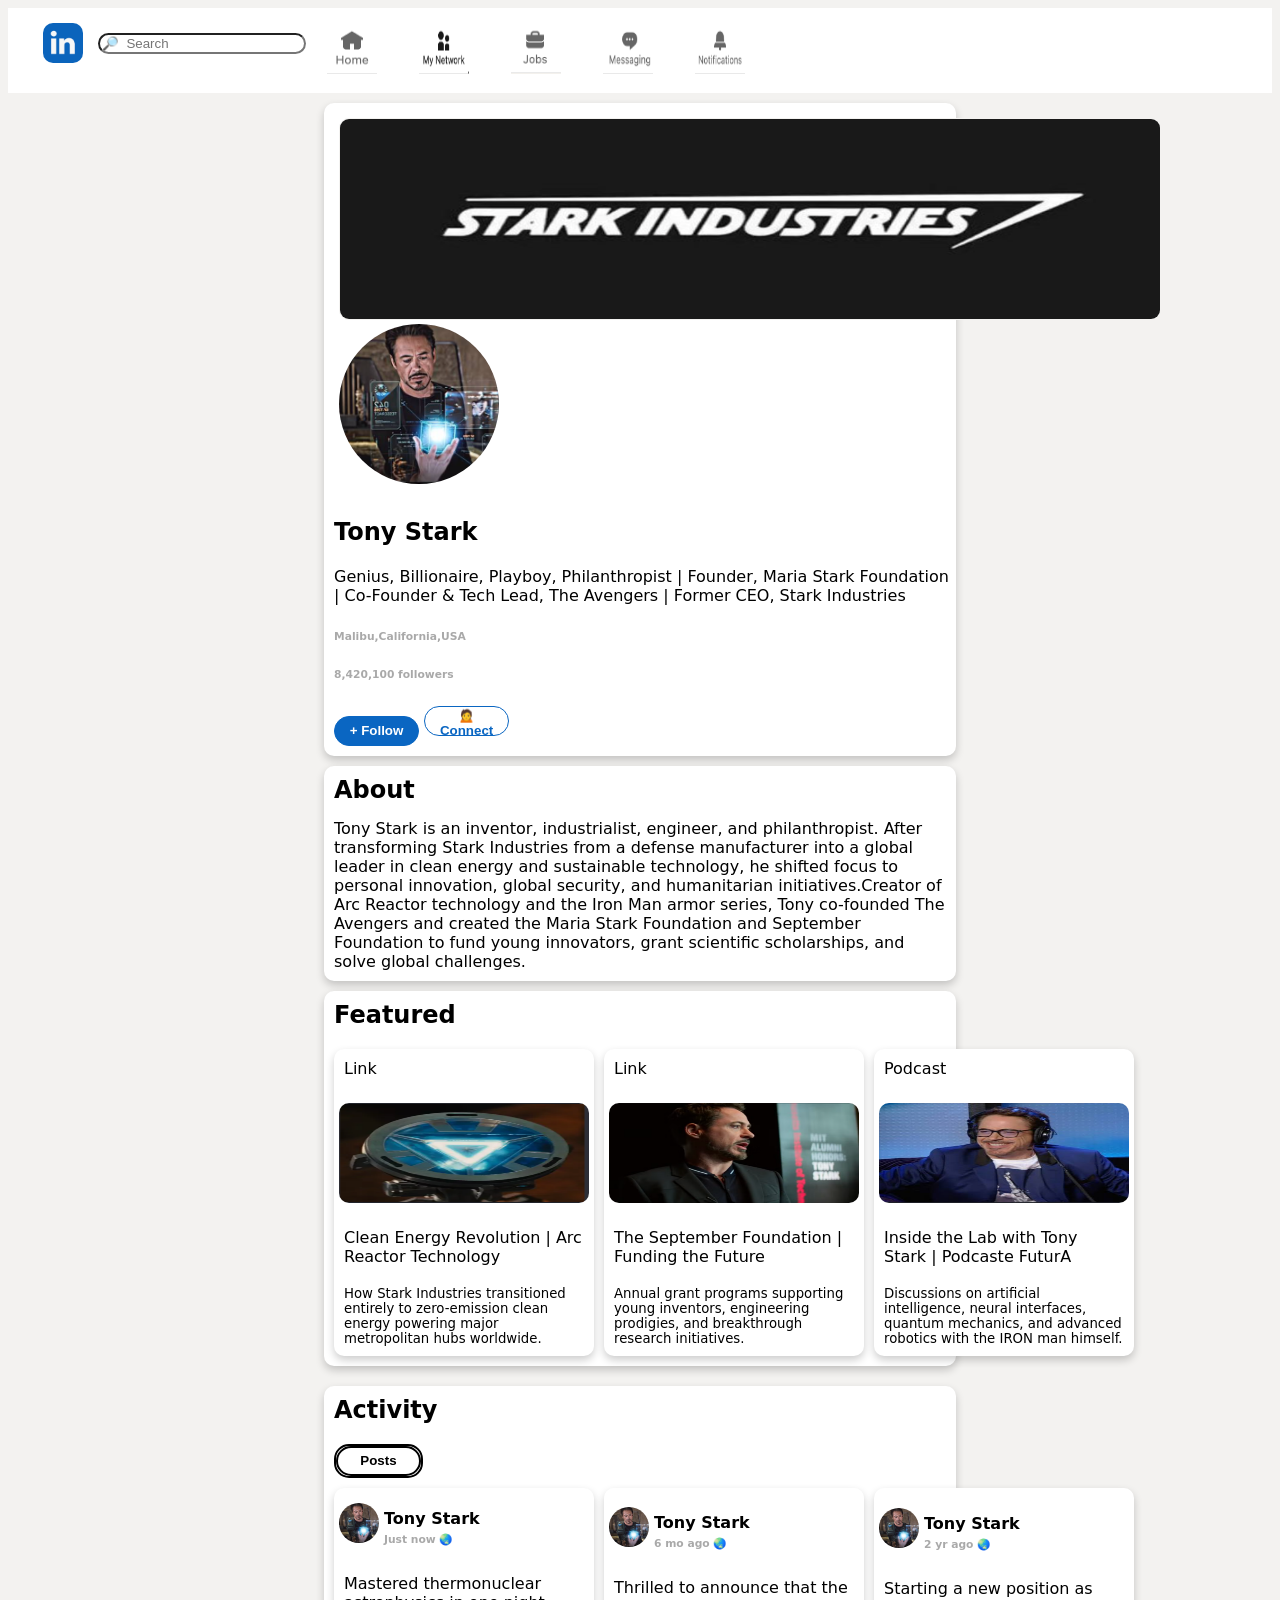
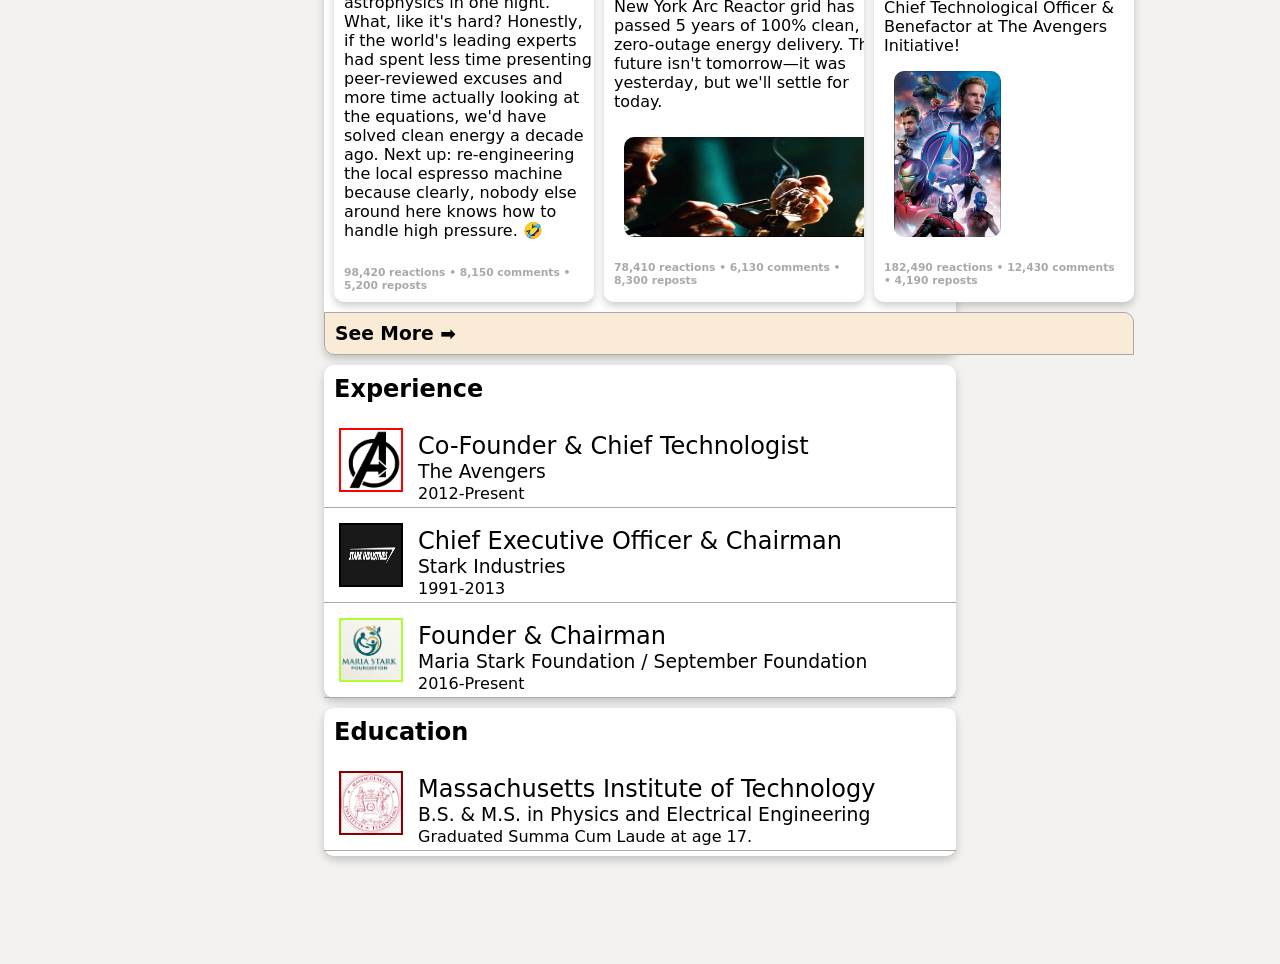
<file: box.html/ironlink.html>
<!DOCTYPE html>
<html lang="en">

<head>
  <meta charset="UTF-8">
  <meta name="viewport" content="width=device-width, initial-scale=1.0">
  <title>Tony Stark Linkedin</title>
  <link rel="stylesheet" href="stylepro.css">
</head>

<body>
  <div class="linked">
    <div class="top-header">
      <div class="logo-container">
        <img src="images/linkedin.png" alt="Linkedin" class="linkedin-icon" style="border-radius: 10px;">
        <input type="text" placeholder="🔎  Search" class="search-bar" style="border-radius: 20px; width: 200px;">
      </div>
      <div class="button-container">
        <button type="button" onclick="window.location.href='https://www.linkedin.com/feed/'"><img src="images/home.png"
            alt="Home"></button>
        <button type="button" onclick="window.location.href='https://www.linkedin.com/mynetwork/grow/'"><img
            src="images/net.png" alt="Home"></button>
        <button type="button" onclick="window.location.href='https://www.linkedin.com/jobs/'"><img src="images/job.png"
            alt="Home"></button>
        <button type="button" onclick="window.location.href='https://www.linkedin.com/messaging/'"><img
            src="images/messag.png" alt="Home"></button>
        <button type="button" onclick="window.location.href='https://www.linkedin.com/notifications/?filter=all'"><img
            src="images/notif.png" alt="Home"></button>
      </div>
    </div>
    <div class="about-section">
      <div class="photos">
        <img src="images/bannerstark.png" alt="Banner" id="bannertony">
        <img src="images/pfpstark.png" alt="pfp" id="pfpstark">
      </div>
      <div class="name">
        <h2>Tony Stark</h2>
        <h4 style="font-weight: 400;">Genius, Billionaire, Playboy, Philanthropist | Founder, Maria Stark Foundation |
          Co-Founder & Tech Lead, The Avengers | Former CEO, Stark Industries</h4>
        <h6>Malibu,California,USA</h6>
        <h6>8,420,100 followers</h6>
        <button type="button" id="follow">+ Follow</button>
        <button type="button" id="connect">🙍 Connect</button>
      </div>
    </div>
    <div class="Description">
      <h2 style="margin: 10px; margin-bottom: 5px;">About</h2>
      <h4 style="font-weight: 400; margin: 10px; margin-bottom: 10px;">Tony Stark is an inventor, industrialist,
        engineer, and philanthropist. After transforming Stark Industries from a defense manufacturer into a global
        leader in clean energy and sustainable technology, he shifted focus to personal innovation, global security, and
        humanitarian initiatives.Creator of Arc Reactor technology and the Iron Man armor series, Tony co-founded The
        Avengers and created the Maria Stark Foundation and September Foundation to fund young innovators, grant
        scientific scholarships, and solve global challenges.</h4>
    </div>
    <div class="featured">
      <h2 style="margin: 10px; margin-bottom: 20px;">Featured</h2>
      <div class="links">
        <div class="card 1">
          <h4 style="font-weight: 400; margin: 10px; margin-bottom: 10px;">Link</h4>
          <img src="images/arcreactor.png" alt="arcreactor">
          <h4 style="font-weight: 500; margin: 10px; margin-bottom: 10px;">Clean Energy Revolution | Arc Reactor
            Technology</h4>
          <h5 style="font-weight: 400; margin: 10px; margin-bottom: 10px;">How Stark Industries transitioned entirely to
            zero-emission clean energy powering major metropolitan hubs worldwide.</h5>
        </div>
        <div class="card 2">
          <h4 style="font-weight: 400; margin: 10px; margin-bottom: 10px;">Link</h4>
          <img src="images/sep.png" alt="arcreactor">
          <h4 style="font-weight: 500; margin: 10px; margin-bottom: 10px;">The September Foundation | Funding the Future
          </h4>
          <h5 style="font-weight: 400; margin: 10px; margin-bottom: 10px;">Annual grant programs supporting young
            inventors, engineering prodigies, and breakthrough research initiatives.</h5>
        </div>
        <div class="card 3">
          <h4 style="font-weight: 400; margin: 10px; margin-bottom: 10px;">Podcast</h4>
          <img src="images/podstark.png" alt="arcreactor">
          <h4 style="font-weight: 500; margin: 10px; margin-bottom: 10px;">Inside the Lab with Tony Stark | Podcaste
            FuturA</h4>
          <h5 style="font-weight: 400; margin: 10px; margin-bottom: 10px;">Discussions on artificial intelligence,
            neural interfaces, quantum mechanics, and advanced robotics with the IRON man himself.</h5>
        </div>
      </div>
    </div>
    <div class="Activity">
      <h2 style="margin: 10px; margin-bottom: 20px;">Activity</h2>
      <div class="post" style="margin-left: 10px;">
        <button type="button" class="post">Posts</button>
      </div>
      <div class="postcard">
        <div class="card 1">
          <div class="title">
            <img src="images/pfpstark.png" alt="pfp" style="width: 40px; height: 40px; border-radius: 50%;">
            <div style="display: flex;flex-direction: column;">
              <div style="height: 20px;">
                <h4>Tony Stark</h4>
              </div>
              <div style="height: 20px;">
                <h6>Just now 🌏</h6>
              </div>
            </div>
          </div>
          <div style="margin-left: 10px;margin-top: 0px;">
            <p>Mastered thermonuclear astrophysics in one night. What, like it's hard? Honestly, if the world's leading
              experts had spent less time presenting peer-reviewed excuses and more time actually looking at the
              equations, we'd have solved clean energy a decade ago. Next up: re-engineering the local espresso machine
              because clearly, nobody else around here knows how to handle high pressure. 🤣</p>
          </div>
          <div style="display: flex;flex-direction: row;">
            <h6 style="margin: 10px;">98,420 reactions • 8,150 comments • 5,200 reposts</h6>
          </div>
        </div>
        <div class="card 2">
          <div class="title">
            <img src="images/pfpstark.png" alt="pfp" style="width: 40px; height: 40px; border-radius: 50%;">
            <div style="display: flex;flex-direction: column;">
              <div style="height: 20px;">
                <h4>Tony Stark</h4>
              </div>
              <div style="height: 20px;">
                <h6>6 mo ago 🌏</h6>
              </div>
            </div>
          </div>
          <div style="margin-left: 10px;margin-top: 0px;">
            <p>Thrilled to announce that the New York Arc Reactor grid has passed 5 years of 100% clean, zero-outage
              energy delivery. The future isn't tomorrow—it was yesterday, but we'll settle for today.</p>
            <img src="images/arcmake.png" alt="arcmake" style="margin: 10px;">
          </div>
          <div style="display: flex;flex-direction: row;">
            <h6 style="margin: 10px;">78,410 reactions • 6,130 comments • 8,300 reposts</h6>
          </div>
        </div>
        <div class="card 3">
          <div class="title">
            <img src="images/pfpstark.png" alt="pfp" style="width: 40px; height: 40px; border-radius: 50%;">
            <div style="display: flex;flex-direction: column;">
              <div style="height: 20px;">
                <h4>Tony Stark</h4>
              </div>
              <div style="height: 20px;">
                <h6>2 yr ago 🌏</h6>
              </div>
            </div>
          </div>
          <div style="margin-left: 10px;margin-top: 0px;">
            <p>Starting a new position as Chief Technological Officer & Benefactor at The Avengers Initiative!</p>
            <img src="images/avengers.png" alt="arcmake"
              style="margin: 10px;margin-top: 0px;height: 166px; width: auto;">
          </div>
          <div style="display: flex;flex-direction: row;">
            <h6 style="margin: 10px;">182,490 reactions • 12,430 comments • 4,190 reposts</h6>
          </div>
        </div>
      </div>
      <div
        style="border: 1px solid darkgray;border-bottom-left-radius: 10px;border-top-right-radius: 10px;background-color: antiquewhite;">
        <h3 style="margin: 10px;">See More ➡</h3>
      </div>
    </div>
    <div class="experience">
      <h2 style="margin: 10px;">Experience</h2>
      <div class="experiences 1">
        <img src="images/avng.png" alt="avng" style="border: 2px solid red; height: 60px;width: 60px;">
        <div style="display: flex;flex-direction: column;height: 60px;">
          <div style="height: 30px;">
            <h2 style="font-weight: 500;">Co-Founder & Chief Technologist</h2>
          </div>
          <div style="height: 20px;">
            <h3 style="font-weight: 400;">The Avengers</h3>
          </div>
          <div style="height: 10px;">
            <h4 style="font-weight: 300;">2012-Present</h4>
          </div>
        </div>
      </div>
      <div class="experiences 3">
        <img src="images/bannerstark.png" alt="avng" style="border: 2px solid black; height: 60px;width: 60px;">
        <div style="display: flex;flex-direction: column;height: 60px;">
          <div style="height: 30px;">
            <h2 style="font-weight: 500;">Chief Executive Officer & Chairman</h2>
          </div>
          <div style="height: 20px;">
            <h3 style="font-weight: 400;">Stark Industries</h3>
          </div>
          <div style="height: 10px;">
            <h4 style="font-weight: 300;">1991-2013</h4>
          </div>
        </div>
      </div>
      <div class="experiences 2">
        <img src="images/maria.png" alt="avng" style="border: 2px solid greenyellow; height: 60px;width: 60px;">
        <div style="display: flex;flex-direction: column;height: 60px;">
          <div style="height: 30px;">
            <h2 style="font-weight: 500;">Founder & Chairman</h2>
          </div>
          <div style="height: 20px;">
            <h3 style="font-weight: 400;">Maria Stark Foundation / September Foundation</h3>
          </div>
          <div style="height: 10px;">
            <h4 style="font-weight: 300;">2016-Present</h4>
          </div>
        </div>
      </div>
    </div>
    <div class="education">
      <h2 style="margin: 10px;">Education</h2>
      <div class="educate">
        <img src="images/mit.png" alt="avng" style="border: 2px solid darkred; height: 60px;width: 60px;">
        <div style="display: flex;flex-direction: column;height: 60px;">
          <div style="height: 30px;">
            <h2 style="font-weight: 500;">Massachusetts Institute of Technology</h2>
          </div>
          <div style="height: 20px;">
            <h3 style="font-weight: 400;">B.S. & M.S. in Physics and Electrical Engineering</h3>
          </div>
          <div style="height: 10px;">
            <h4 style="font-weight: 300;">Graduated Summa Cum Laude at age 17.</h4>
          </div>
        </div>
      </div>
    </div>
</body>
</html>
</file>
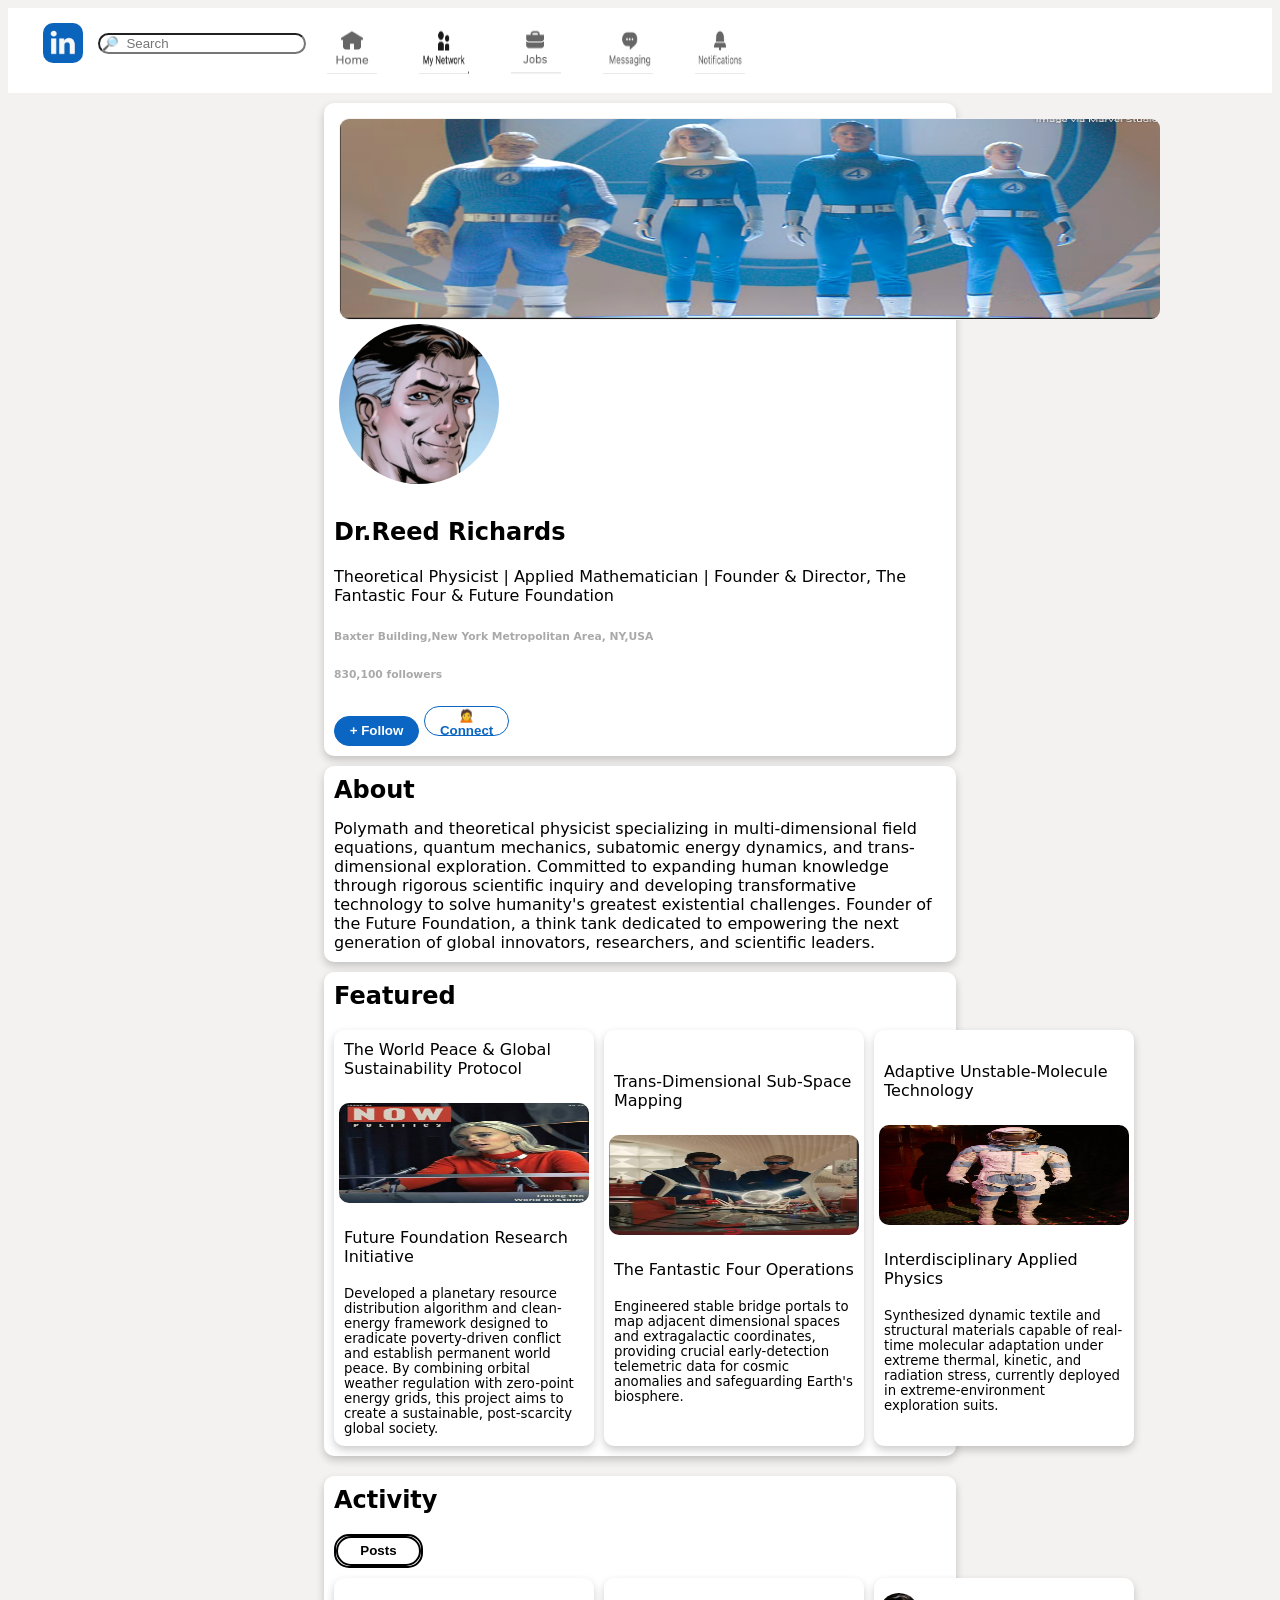
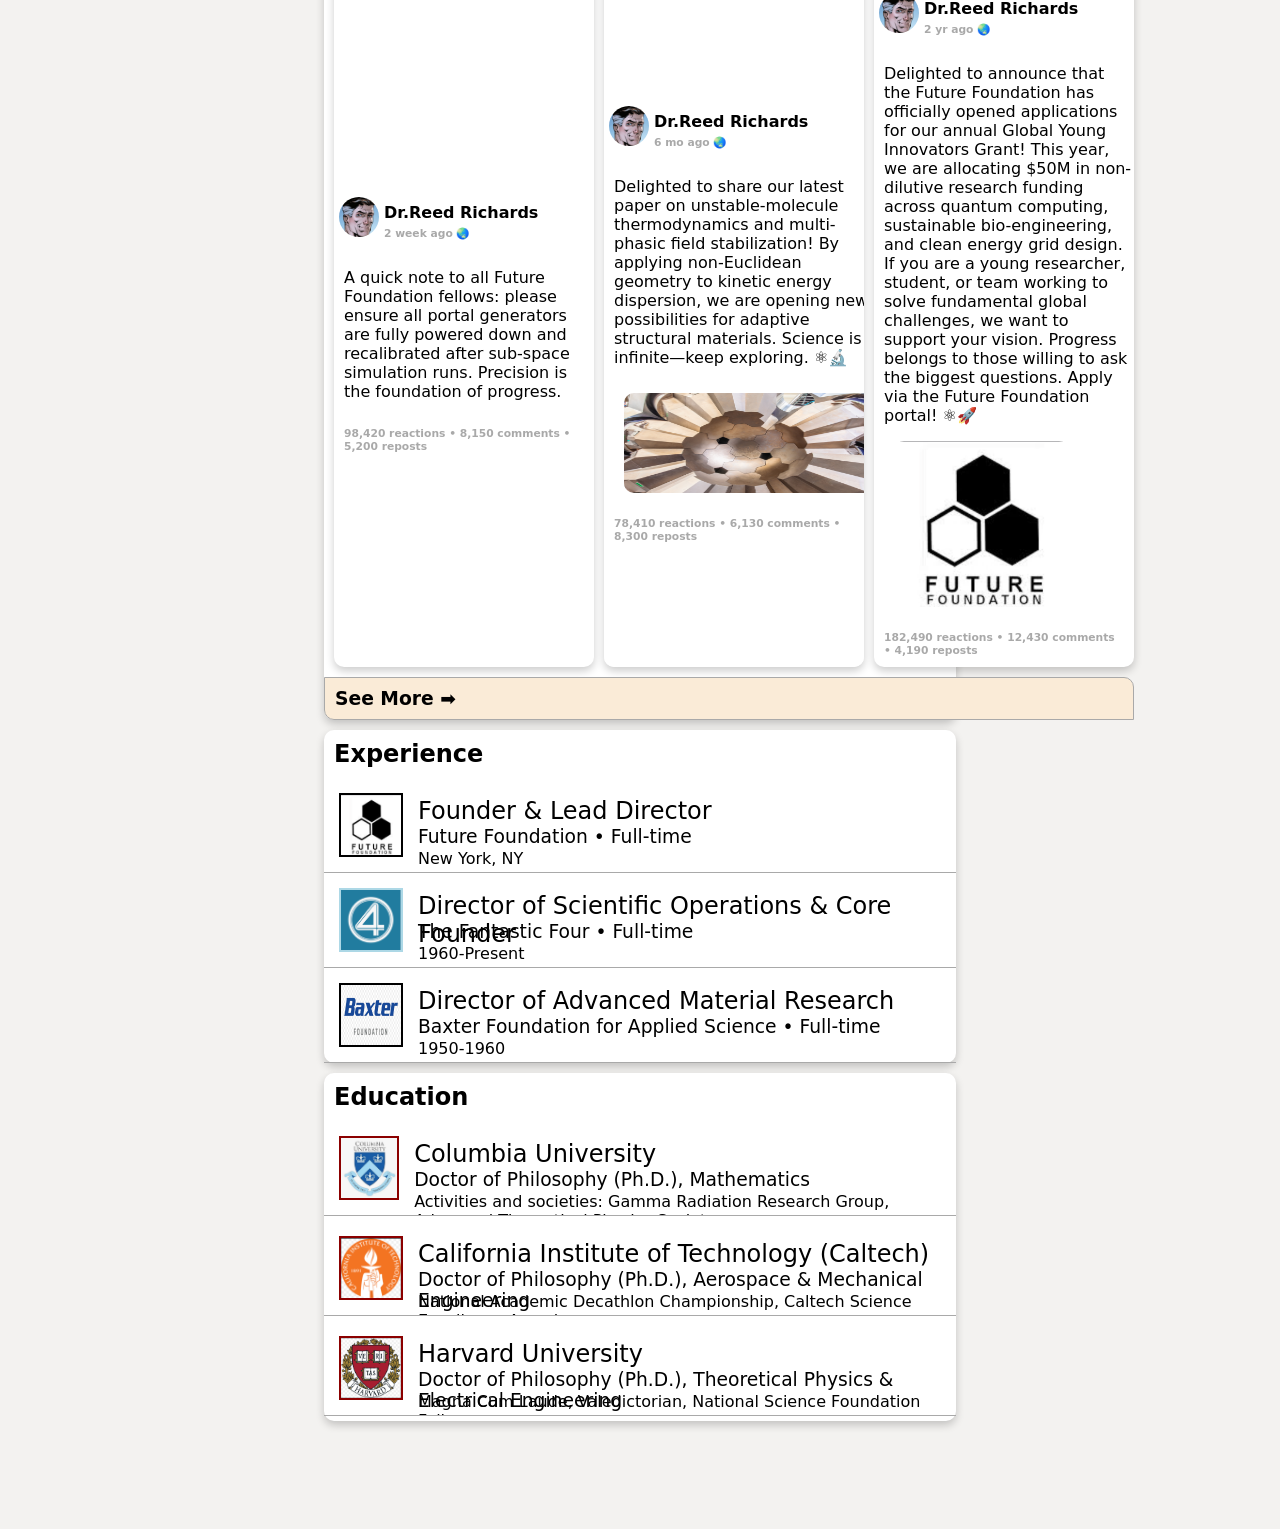
<file: box.html/reedlink.html>
<!DOCTYPE html>
<html lang="en">

<head>
    <meta charset="UTF-8">
    <meta name="viewport" content="width=device-width, initial-scale=1.0">
    <title>Reed Linkedin</title>
    <link rel="stylesheet" href="stylepro.css">
</head>

<body>
    <div class="linked">
        <div class="top-header">
            <div class="logo-container">
                <img src="images/linkedin.png" alt="Linkedin" class="linkedin-icon" style="border-radius: 10px;">
                <input type="text" placeholder="🔎  Search" class="search-bar"
                    style="border-radius: 20px; width: 200px;">
            </div>
            <div class="button-container">
                <button type="button" onclick="window.location.href='https://www.linkedin.com/feed/'"><img
                        src="images/home.png" alt="Home"></button>
                <button type="button" onclick="window.location.href='https://www.linkedin.com/mynetwork/grow/'"><img
                        src="images/net.png" alt="Home"></button>
                <button type="button" onclick="window.location.href='https://www.linkedin.com/jobs/'"><img
                        src="images/job.png" alt="Home"></button>
                <button type="button" onclick="window.location.href='https://www.linkedin.com/messaging/'"><img
                        src="images/messag.png" alt="Home"></button>
                <button type="button"
                    onclick="window.location.href='https://www.linkedin.com/notifications/?filter=all'"><img
                        src="images/notif.png" alt="Home"></button>
            </div>
        </div>
        <div class="about-section">
            <div class="photos">
                <img src="images/reedban.png" alt="Banner" id="bannertony">
                <img src="images/reedpfp.png" alt="pfp" id="pfpstark">
            </div>
            <div class="name">
                <h2>Dr.Reed Richards</h2>
                <h4 style="font-weight: 400;">Theoretical Physicist | Applied Mathematician | Founder & Director, The
                    Fantastic Four & Future Foundation</h4>
                <h6>Baxter Building,New York Metropolitan Area, NY,USA</h6>
                <h6>830,100 followers</h6>
                <button type="button" id="follow">+ Follow</button>
                <button type="button" id="connect">🙍 Connect</button>
            </div>
        </div>
        <div class="Description">
            <h2 style="margin: 10px; margin-bottom: 5px;">About</h2>
            <h4 style="font-weight: 400; margin: 10px; margin-bottom: 10px;">Polymath and theoretical physicist
                specializing in multi-dimensional field equations, quantum mechanics, subatomic energy dynamics, and
                trans-dimensional exploration. Committed to expanding human knowledge through rigorous scientific
                inquiry and developing transformative technology to solve humanity's greatest existential challenges.

                Founder of the Future Foundation, a think tank dedicated to empowering the next generation of global
                innovators, researchers, and scientific leaders.</h4>
        </div>
        <div class="featured">
            <h2 style="margin: 10px; margin-bottom: 20px;">Featured</h2>
            <div class="links">
                <div class="card 1">
                    <h4 style="font-weight: 400; margin: 10px; margin-bottom: 10px;">The World Peace & Global
                        Sustainability Protocol</h4>
                    <img src="images/sue.png" alt="arcreactor">
                    <h4 style="font-weight: 500; margin: 10px; margin-bottom: 10px;">Future Foundation Research
                        Initiative</h4>
                    <h5 style="font-weight: 400; margin: 10px; margin-bottom: 10px;">
                        Developed a planetary resource distribution algorithm and clean-energy framework designed to
                        eradicate poverty-driven conflict and establish permanent world peace. By combining orbital
                        weather regulation with zero-point energy grids, this project aims to create a sustainable,
                        post-scarcity global society.</h5>
                </div>
                <div class="card 2">
                    <h4 style="font-weight: 400; margin: 10px; margin-bottom: 10px;">Trans-Dimensional Sub-Space Mapping
                    </h4>
                    <img src="images/tele.png" alt="arcreactor">
                    <h4 style="font-weight: 500; margin: 10px; margin-bottom: 10px;">The Fantastic Four Operations</h4>
                    <h5 style="font-weight: 400; margin: 10px; margin-bottom: 10px;">
                        Engineered stable bridge portals to map adjacent dimensional spaces and extragalactic
                        coordinates, providing crucial early-detection telemetric data for cosmic anomalies and
                        safeguarding Earth's biosphere.</h5>
                </div>
                <div class="card 3">
                    <h4 style="font-weight: 400; margin: 10px; margin-bottom: 10px;">Adaptive Unstable-Molecule
                        Technology</h4>
                    <img src="images/suit.png" alt="arcreactor">
                    <h4 style="font-weight: 500; margin: 10px; margin-bottom: 10px;">Interdisciplinary Applied Physics
                    </h4>
                    <h5 style="font-weight: 400; margin: 10px; margin-bottom: 10px;">Synthesized dynamic textile and
                        structural materials capable of real-time molecular adaptation under extreme thermal, kinetic,
                        and radiation stress, currently deployed in extreme-environment exploration suits.</h5>
                </div>
            </div>
        </div>
        <div class="Activity">
            <h2 style="margin: 10px; margin-bottom: 20px;">Activity</h2>
            <div class="post" style="margin-left: 10px;">
                <button type="button" class="post">Posts</button>
            </div>
            <div class="postcard">
                <div class="card 1">
                    <div class="title">
                        <img src="images/reedpfp.png" alt="pfp"
                            style="width: 40px; height: 40px; border-radius: 50%;">
                        <div style="display: flex;flex-direction: column;">
                            <div style="height: 20px;">
                                <h4>Dr.Reed Richards</h4>
                            </div>
                            <div style="height: 20px;">
                                <h6>2 week ago 🌏</h6>
                            </div>
                        </div>
                    </div>
                    <div style="margin-left: 10px;margin-top: 0px;">
                        <p>A quick note to all Future Foundation fellows: please ensure all portal generators are fully
                            powered down and recalibrated after sub-space simulation runs. Precision is the foundation
                            of progress.</p>
                    </div>
                    <div style="display: flex;flex-direction: row;">
                        <h6 style="margin: 10px;">98,420 reactions • 8,150 comments • 5,200 reposts</h6>
                    </div>
                </div>
                <div class="card 2">
                    <div class="title">
                        <img src="images/reedpfp.png" alt="pfp"
                            style="width: 40px; height: 40px; border-radius: 50%;">
                        <div style="display: flex;flex-direction: column;">
                            <div style="height: 20px;">
                                <h4>Dr.Reed Richards</h4>
                            </div>
                            <div style="height: 20px;">
                                <h6>6 mo ago 🌏</h6>
                            </div>
                        </div>
                    </div>
                    <div style="margin-left: 10px;margin-top: 0px;">
                        <p>Delighted to share our latest paper on unstable-molecule thermodynamics and multi-phasic
                            field stabilization! By applying non-Euclidean geometry to kinetic energy dispersion, we are
                            opening new possibilities for adaptive structural materials. Science is infinite—keep
                            exploring. ⚛️🔬</p>
                        <img src="images/atom.png" alt="arcmake" style="margin: 10px;">
                    </div>
                    <div style="display: flex;flex-direction: row;">
                        <h6 style="margin: 10px;">78,410 reactions • 6,130 comments • 8,300 reposts</h6>
                    </div>
                </div>
                <div class="card 3">
                    <div class="title">
                        <img src="images/reedpfp.png" alt="pfp"
                            style="width: 40px; height: 40px; border-radius: 50%;">
                        <div style="display: flex;flex-direction: column;">
                            <div style="height: 20px;">
                                <h4>Dr.Reed Richards</h4>
                            </div>
                            <div style="height: 20px;">
                                <h6>2 yr ago 🌏</h6>
                            </div>
                        </div>
                    </div>
                    <div style="margin-left: 10px;margin-top: 0px;">
                        <p>Delighted to announce that the Future Foundation has officially opened applications for our
                            annual Global Young Innovators Grant!

                            This year, we are allocating $50M in non-dilutive research funding across quantum computing,
                            sustainable bio-engineering, and clean energy grid design. If you are a young researcher,
                            student, or team working to solve fundamental global challenges, we want to support your
                            vision. Progress belongs to those willing to ask the biggest questions. Apply via the Future
                            Foundation portal! ⚛️🚀</p>
                        <img src="images/future.png" alt="arcmake"
                            style="margin: 10px;margin-top: 0px;height: 166px; width: auto;">
                    </div>
                    <div style="display: flex;flex-direction: row;">
                        <h6 style="margin: 10px;">182,490 reactions • 12,430 comments • 4,190 reposts</h6>
                    </div>
                </div>
            </div>
            <div
                style="border: 1px solid darkgray;border-bottom-left-radius: 10px;border-top-right-radius: 10px;background-color: antiquewhite;">
                <h3 style="margin: 10px;">See More ➡</h3>
            </div>
        </div>
        <div class="experience">
            <h2 style="margin: 10px;">Experience</h2>
            <div class="experiences 1">
                <img src="images/future.png" alt="avng" style="border: 2px solid black; height: 60px;width: 60px;">
                <div style="display: flex;flex-direction: column;height: 60px;">
                    <div style="height: 30px;">
                        <h2 style="font-weight: 500;">Founder & Lead Director</h2>
                    </div>
                    <div style="height: 20px;">
                        <h3 style="font-weight: 400;">Future Foundation • Full-time</h3>
                    </div>
                    <div style="height: 10px;">
                        <h4 style="font-weight: 300;">New York, NY</h4>
                    </div>
                </div>
            </div>
            <div class="experiences 3">
                <img src="images/fan4.png" alt="avng" style="border: 2px solid lightblue; height: 60px;width: 60px;">
                <div style="display: flex;flex-direction: column;height: 60px;">
                    <div style="height: 30px;">
                        <h2 style="font-weight: 500;">Director of Scientific Operations & Core Founder</h2>
                    </div>
                    <div style="height: 20px;">
                        <h3 style="font-weight: 400;">The Fantastic Four • Full-time</h3>
                    </div>
                    <div style="height: 10px;">
                        <h4 style="font-weight: 300;">1960-Present</h4>
                    </div>
                </div>
            </div>
            <div class="experiences 2">
                <img src="images/baxter.png" alt="avng" style="border: 2px solid black; height: 60px;width: 60px;">
                <div style="display: flex;flex-direction: column;height: 60px;">
                    <div style="height: 30px;">
                        <h2 style="font-weight: 500;">Director of Advanced Material Research</h2>
                    </div>
                    <div style="height: 20px;">
                        <h3 style="font-weight: 400;">Baxter Foundation for Applied Science • Full-time</h3>
                    </div>
                    <div style="height: 10px;">
                        <h4 style="font-weight: 300;">1950-1960</h4>
                    </div>
                </div>
            </div>
        </div>
        <div class="education">
            <h2 style="margin: 10px;">Education</h2>
            <div class="educate 1">
                <img src="images/columbia.png" alt="avng" style="border: 2px solid darkred; height: 60px;width: 60px;">
                <div style="display: flex;flex-direction: column;height: 60px;">
                    <div style="height: 30px;">
                        <h2 style="font-weight: 500;">Columbia University</h2>
                    </div>
                    <div style="height: 20px;">
                        <h3 style="font-weight: 400;">Doctor of Philosophy (Ph.D.), Mathematics
                        </h3>
                    </div>
                    <div style="height: 10px;">
                        <h4 style="font-weight: 300;">Activities and societies: Gamma Radiation Research Group, Advanced
                            Theoretical Physics Society</h4>
                    </div>
                </div>
            </div>
            <div class="educate 2">
                <img src="images/caltech.png" alt="avng" style="border: 2px solid darkred; height: 60px;width: 60px;">
                <div style="display: flex;flex-direction: column;height: 60px;">
                    <div style="height: 30px;">
                        <h2 style="font-weight: 500;">California Institute of Technology (Caltech)</h2>
                    </div>
                    <div style="height: 20px;">
                        <h3 style="font-weight: 400;">Doctor of Philosophy (Ph.D.), Aerospace & Mechanical Engineering
                        </h3>
                    </div>
                    <div style="height: 10px;">
                        <h4 style="font-weight: 300;">National Academic Decathlon Championship, Caltech Science
                            Excellence Award</h4>
                    </div>
                </div>
            </div>
            <div class="educate 2">
                <img src="images/harvard.png" alt="avng" style="border: 2px solid darkred; height: 60px;width: 60px;">
                <div style="display: flex;flex-direction: column;height: 60px;">
                    <div style="height: 30px;">
                        <h2 style="font-weight: 500;">Harvard University</h2>
                    </div>
                    <div style="height: 20px;">
                        <h3 style="font-weight: 400;">Doctor of Philosophy (Ph.D.), Theoretical Physics & Electrical
                            Engineering</h3>
                    </div>
                    <div style="height: 10px;">
                        <h4 style="font-weight: 300;">Magna Cum Laude, Valedictorian, National Science Foundation Fellow
                        </h4>
                    </div>
                </div>
            </div>
        </div>
</body>

</html>
</file>
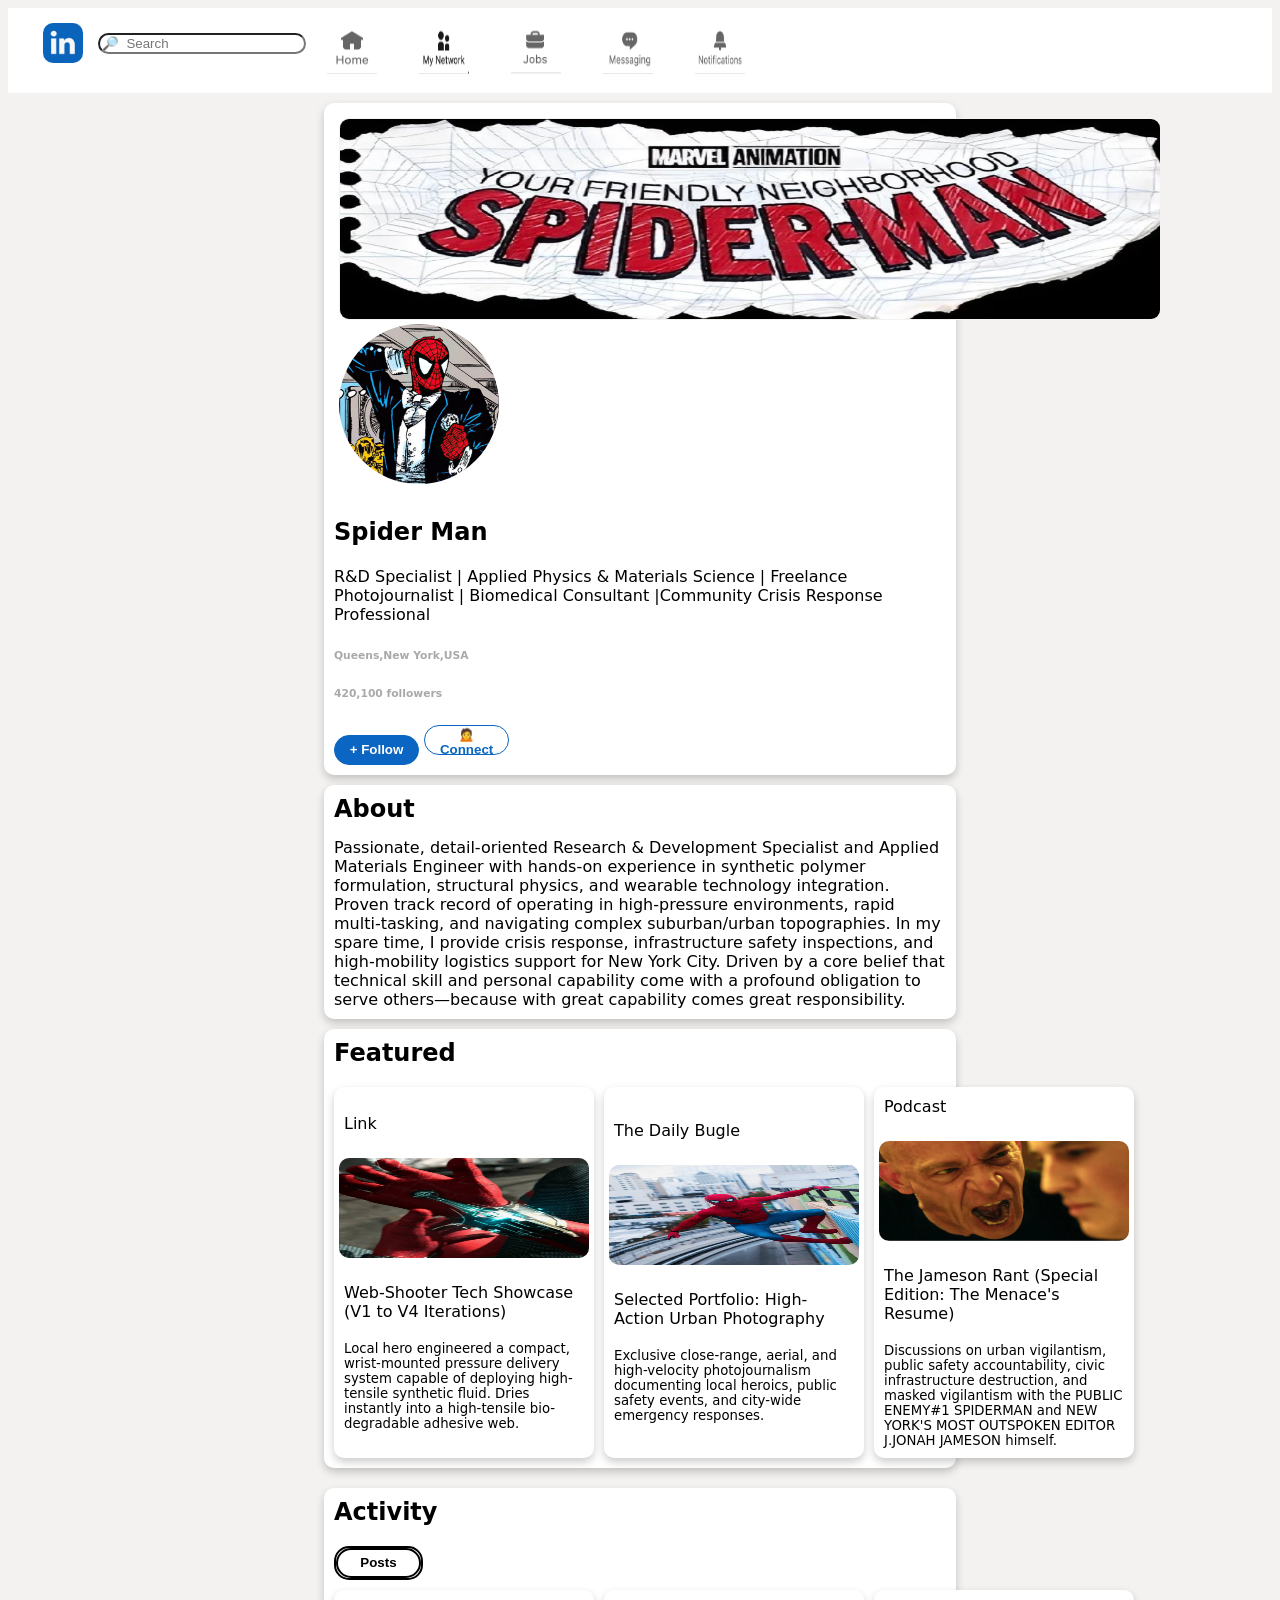
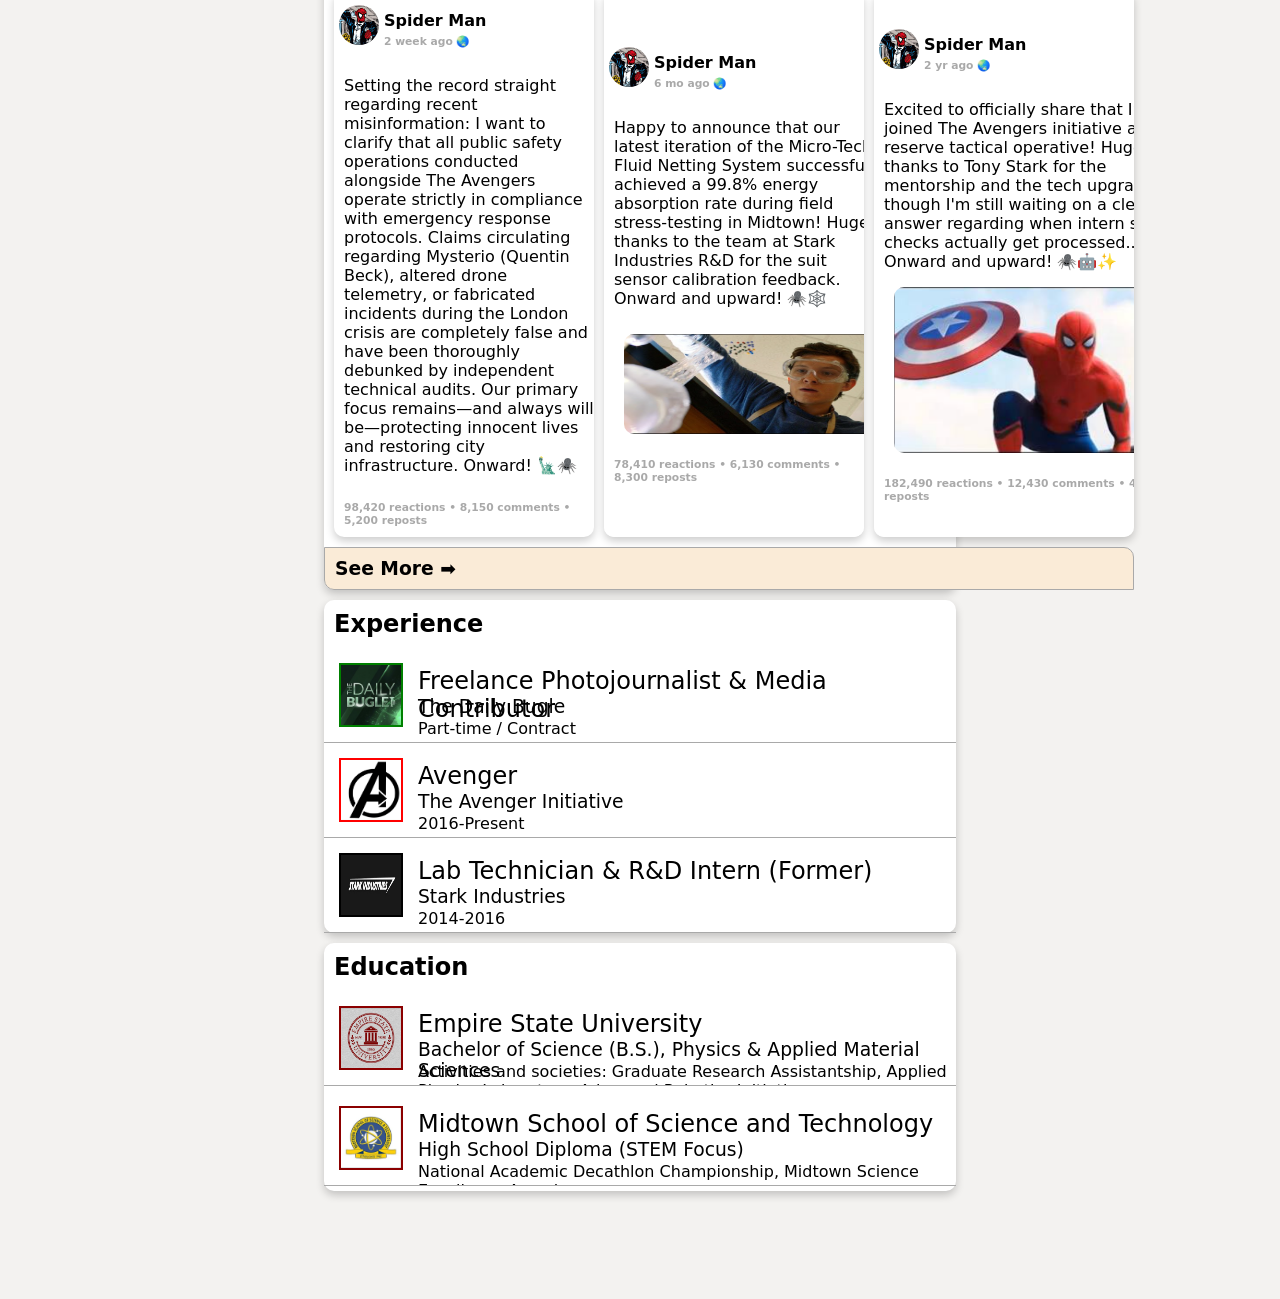
<file: box.html/spiderlink.html>
<!DOCTYPE html>
<html lang="en">

<head>
    <meta charset="UTF-8">
    <meta name="viewport" content="width=device-width, initial-scale=1.0">
    <title>Spider Man Linkedin</title>
    <link rel="stylesheet" href="stylepro.css">
</head>

<body>
    <div class="linked">
        <div class="top-header">
            <div class="logo-container">
                <img src="images/linkedin.png" alt="Linkedin" class="linkedin-icon" style="border-radius: 10px;">
                <input type="text" placeholder="🔎  Search" class="search-bar"
                    style="border-radius: 20px; width: 200px;">
            </div>
            <div class="button-container">
                <button type="button" onclick="window.location.href='https://www.linkedin.com/feed/'"><img
                        src="images/home.png" alt="Home"></button>
                <button type="button" onclick="window.location.href='https://www.linkedin.com/mynetwork/grow/'"><img
                        src="images/net.png" alt="Home"></button>
                <button type="button" onclick="window.location.href='https://www.linkedin.com/jobs/'"><img
                        src="images/job.png" alt="Home"></button>
                <button type="button" onclick="window.location.href='https://www.linkedin.com/messaging/'"><img
                        src="images/messag.png" alt="Home"></button>
                <button type="button"
                    onclick="window.location.href='https://www.linkedin.com/notifications/?filter=all'"><img
                        src="images/notif.png" alt="Home"></button>
            </div>
        </div>
        <div class="about-section">
            <div class="photos">
                <img src="images/spiderbanner.png" alt="Banner" id="bannertony">
                <img src="images/spiderpfp.png" alt="pfp" id="pfpstark">
            </div>
            <div class="name">
                <h2>Spider Man</h2>
                <h4 style="font-weight: 400;">R&D Specialist | Applied Physics & Materials Science | Freelance
                    Photojournalist | Biomedical Consultant |Community Crisis Response Professional</h4>
                <h6>Queens,New York,USA</h6>
                <h6>420,100 followers</h6>
                <button type="button" id="follow">+ Follow</button>
                <button type="button" id="connect">🙍 Connect</button>
            </div>
        </div>
        <div class="Description">
            <h2 style="margin: 10px; margin-bottom: 5px;">About</h2>
            <h4 style="font-weight: 400; margin: 10px; margin-bottom: 10px;">Passionate, detail-oriented Research &
                Development Specialist and Applied Materials Engineer with hands-on experience in synthetic polymer
                formulation, structural physics, and wearable technology integration. Proven track record of operating
                in high-pressure environments, rapid multi-tasking, and navigating complex suburban/urban topographies.

                In my spare time, I provide crisis response, infrastructure safety inspections, and high-mobility
                logistics support for New York City. Driven by a core belief that technical skill and personal
                capability come with a profound obligation to serve others—because with great capability comes great
                responsibility.</h4>
        </div>
        <div class="featured">
            <h2 style="margin: 10px; margin-bottom: 20px;">Featured</h2>
            <div class="links">
                <div class="card 1">
                    <h4 style="font-weight: 400; margin: 10px; margin-bottom: 10px;">Link</h4>
                    <img src="images/web.png" alt="arcreactor">
                    <h4 style="font-weight: 500; margin: 10px; margin-bottom: 10px;">Web-Shooter Tech Showcase (V1 to V4
                        Iterations)</h4>
                    <h5 style="font-weight: 400; margin: 10px; margin-bottom: 10px;">Local hero engineered a compact,
                        wrist-mounted
                        pressure delivery system capable of deploying high-tensile synthetic fluid. Dries instantly into
                        a high-tensile bio-degradable adhesive web.</h5>
                </div>
                <div class="card 2">
                    <h4 style="font-weight: 400; margin: 10px; margin-bottom: 10px;">The Daily Bugle</h4>
                    <img src="images/spidercam.png" alt="arcreactor">
                    <h4 style="font-weight: 500; margin: 10px; margin-bottom: 10px;">Selected Portfolio: High-Action
                        Urban Photography</h4>
                    <h5 style="font-weight: 400; margin: 10px; margin-bottom: 10px;">
                        Exclusive close-range, aerial, and high-velocity photojournalism documenting local heroics,
                        public safety events, and city-wide emergency responses.</h5>
                </div>
                <div class="card 3">
                    <h4 style="font-weight: 400; margin: 10px; margin-bottom: 10px;">Podcast</h4>
                    <img src="images/jjjscream.png" alt="arcreactor">
                    <h4 style="font-weight: 500; margin: 10px; margin-bottom: 10px;">The Jameson Rant (Special Edition:
                        The Menace's Resume)</h4>
                    <h5 style="font-weight: 400; margin: 10px; margin-bottom: 10px;">Discussions on urban vigilantism,
                        public safety accountability, civic infrastructure destruction, and masked vigilantism with the
                        PUBLIC ENEMY#1 SPIDERMAN and NEW YORK'S MOST OUTSPOKEN EDITOR J.JONAH JAMESON himself.</h5>
                </div>
            </div>
        </div>
        <div class="Activity">
            <h2 style="margin: 10px; margin-bottom: 20px;">Activity</h2>
            <div class="post" style="margin-left: 10px;">
                <button type="button" class="post">Posts</button>
            </div>
            <div class="postcard">
                <div class="card 1">
                    <div class="title">
                        <img src="images/spiderpfp.png" alt="pfp"
                            style="width: 40px; height: 40px; border-radius: 50%;">
                        <div style="display: flex;flex-direction: column;">
                            <div style="height: 20px;">
                                <h4>Spider Man</h4>
                            </div>
                            <div style="height: 20px;">
                                <h6>2 week ago 🌏</h6>
                            </div>
                        </div>
                    </div>
                    <div style="margin-left: 10px;margin-top: 0px;">
                        <p>Setting the record straight regarding recent misinformation: I want to clarify that all
                            public safety operations conducted alongside The Avengers operate strictly in compliance
                            with emergency response protocols. Claims circulating regarding Mysterio (Quentin Beck),
                            altered drone telemetry, or fabricated incidents during the London crisis are completely
                            false and have been thoroughly debunked by independent technical audits. Our primary focus
                            remains—and always will be—protecting innocent lives and restoring city infrastructure.
                            Onward! 🗽🕷️</p>
                    </div>
                    <div style="display: flex;flex-direction: row;">
                        <h6 style="margin: 10px;">98,420 reactions • 8,150 comments • 5,200 reposts</h6>
                    </div>
                </div>
                <div class="card 2">
                    <div class="title">
                        <img src="images/spiderpfp.png" alt="pfp"
                            style="width: 40px; height: 40px; border-radius: 50%;">
                        <div style="display: flex;flex-direction: column;">
                            <div style="height: 20px;">
                                <h4>Spider Man</h4>
                            </div>
                            <div style="height: 20px;">
                                <h6>6 mo ago 🌏</h6>
                            </div>
                        </div>
                    </div>
                    <div style="margin-left: 10px;margin-top: 0px;">
                        <p>Happy to announce that our latest iteration of the Micro-Tech Fluid Netting System
                            successfully achieved a 99.8% energy absorption rate during field stress-testing in Midtown!
                            Huge thanks to the team at Stark Industries R&D for the suit sensor calibration feedback.
                            Onward and upward! 🕷️🕸️</p>
                        <img src="images/web2.png" alt="arcmake" style="margin: 10px;">
                    </div>
                    <div style="display: flex;flex-direction: row;">
                        <h6 style="margin: 10px;">78,410 reactions • 6,130 comments • 8,300 reposts</h6>
                    </div>
                </div>
                <div class="card 3">
                    <div class="title">
                        <img src="images/spiderpfp.png" alt="pfp"
                            style="width: 40px; height: 40px; border-radius: 50%;">
                        <div style="display: flex;flex-direction: column;">
                            <div style="height: 20px;">
                                <h4>Spider Man</h4>
                            </div>
                            <div style="height: 20px;">
                                <h6>2 yr ago 🌏</h6>
                            </div>
                        </div>
                    </div>
                    <div style="margin-left: 10px;margin-top: 0px;">
                        <p>Excited to officially share that I’ve joined The Avengers initiative as a reserve tactical
                            operative! Huge thanks to Tony Stark for the mentorship and the tech upgrades, though I'm
                            still waiting on a clear answer regarding when intern stipend checks actually get
                            processed... Onward and upward! 🕷️🤖✨</p>
                        <img src="images/spideravng.png" alt="arcmake"
                            style="margin: 10px;margin-top: 0px;height: 166px; width: auto;">
                    </div>
                    <div style="display: flex;flex-direction: row;">
                        <h6 style="margin: 10px;">182,490 reactions • 12,430 comments • 4,190 reposts</h6>
                    </div>
                </div>
            </div>
            <div
                style="border: 1px solid darkgray;border-bottom-left-radius: 10px;border-top-right-radius: 10px;background-color: antiquewhite;">
                <h3 style="margin: 10px;">See More ➡</h3>
            </div>
        </div>
        <div class="experience">
            <h2 style="margin: 10px;">Experience</h2>
            <div class="experiences 1">
                <img src="images/dailybugle.png" alt="avng" style="border: 2px solid green; height: 60px;width: 60px;">
                <div style="display: flex;flex-direction: column;height: 60px;">
                    <div style="height: 30px;">
                        <h2 style="font-weight: 500;">Freelance Photojournalist & Media Contributor</h2>
                    </div>
                    <div style="height: 20px;">
                        <h3 style="font-weight: 400;">The Daily Bugle</h3>
                    </div>
                    <div style="height: 10px;">
                        <h4 style="font-weight: 300;">Part-time / Contract</h4>
                    </div>
                </div>
            </div>
            <div class="experiences 3">
                <img src="images/avng.png" alt="avng" style="border: 2px solid red; height: 60px;width: 60px;">
                <div style="display: flex;flex-direction: column;height: 60px;">
                    <div style="height: 30px;">
                        <h2 style="font-weight: 500;">Avenger</h2>
                    </div>
                    <div style="height: 20px;">
                        <h3 style="font-weight: 400;">The Avenger Initiative</h3>
                    </div>
                    <div style="height: 10px;">
                        <h4 style="font-weight: 300;">2016-Present</h4>
                    </div>
                </div>
            </div>
            <div class="experiences 2">
                <img src="images/bannerstark.png" alt="avng" style="border: 2px solid black; height: 60px;width: 60px;">
                <div style="display: flex;flex-direction: column;height: 60px;">
                    <div style="height: 30px;">
                        <h2 style="font-weight: 500;">Lab Technician & R&D Intern (Former)</h2>
                    </div>
                    <div style="height: 20px;">
                        <h3 style="font-weight: 400;">Stark Industries</h3>
                    </div>
                    <div style="height: 10px;">
                        <h4 style="font-weight: 300;">2014-2016</h4>
                    </div>
                </div>
            </div>
        </div>
        <div class="education">
            <h2 style="margin: 10px;">Education</h2>
            <div class="educate 1">
                <img src="images/esu.png" alt="avng" style="border: 2px solid darkred; height: 60px;width: 60px;">
                <div style="display: flex;flex-direction: column;height: 60px;">
                    <div style="height: 30px;">
                        <h2 style="font-weight: 500;">Empire State University</h2>
                    </div>
                    <div style="height: 20px;">
                        <h3 style="font-weight: 400;">Bachelor of Science (B.S.), Physics & Applied Material Sciences
                        </h3>
                    </div>
                    <div style="height: 10px;">
                        <h4 style="font-weight: 300;">Activities and societies: Graduate Research Assistantship, Applied
                            Physics Laboratory, Advanced Robotics Initiative.</h4>
                    </div>
                </div>
            </div>
            <div class="educate 2">
                <img src="images/midtown.png" alt="avng" style="border: 2px solid darkred; height: 60px;width: 60px;">
                <div style="display: flex;flex-direction: column;height: 60px;">
                    <div style="height: 30px;">
                        <h2 style="font-weight: 500;">Midtown School of Science and Technology</h2>
                    </div>
                    <div style="height: 20px;">
                        <h3 style="font-weight: 400;">High School Diploma (STEM Focus)</h3>
                    </div>
                    <div style="height: 10px;">
                        <h4 style="font-weight: 300;">National Academic Decathlon Championship, Midtown Science
                            Excellence Award</h4>
                    </div>
                </div>
            </div>
        </div>
</body>

</html>
</file>
<file: styleoutlet.css>
body {
    background-color: #2B3A42;
}
h1 {
    text-shadow: 2px 2px 4px #bc1c1c;
    color: #bc1c1c;
    text-align: center;
    font-size: 36px;
}

.gallery {
    border: 2px solid #bc1c1c;
    display: grid;
    grid-template-columns: 1fr 1fr;
    grid-template-rows: 3fr 3fr 3fr;
    gap: 20px;
    padding: 20px;
    background-color: #bfc9cf;
    border-radius: 10px;
    margin: 50px auto;
}

img {
    width: 48%;
    height: 85%;
    object-fit: cover;
    border-radius: 10px;
    box-shadow: 0 4px 8px rgba(0, 0, 0, 0.2);
    margin: 20px 20px 10px 20px;

}

img:hover {
    transform: scale(1.1);
    transition: transform 0.3s ease-in-out;
}

.superhero {
    display: flex;
    flex-direction: column;
    background-color: #2B3A42;
    box-shadow: 0 4px 8px rgba(0, 0, 0, 0.2);
    border-radius: 20px;
    width: 57%;
    height: 87%;
    justify-content: center;
    margin: 50px auto;
    overflow: auto;
}

button {
    background-color: transparent;
    border: none;
    cursor: pointer;
    margin-left: 20px;
}

.linkedin-icon {
    width: 30px;
    height: 30px;
}

.button-container {
    display: flex;
    flex-direction: row;
}

.content-container {
    display: flex;
    flex-flow: row nowrap;
    overflow: auto;
}

.description-container {
    display: flex;
    flex-flow: column wrap;
    margin-left: 20px;
    align-items: left;
}

h4 {
    color: white;
    font-size: 18px;
    margin-bottom: 10px;
}
@media screen and (max-width: 768px) {
    .gallery {
        grid-template-columns: 1fr;
        width: 90%;
    }
        .superhero {
            width: 90%;
            height: auto;
    }
    img {
        width: 90%;
        height: auto;
        margin: 10px auto;
    }

    .content-container {
        flex-direction: column;
    }
}
</file>
<file: stylepro.css>
body {
    background-color: #F3F2F0;
}

.linked {
    display: flex;
    flex-direction: column;
    align-items: center;
    font-family: -apple-system, system-ui, BlinkMacSystemFont, "Segoe UI", Roboto, "Helvetica Neue", Arial, sans-serif;
}

.top-header {
    display: flex;
    justify-content: flex-start;
    align-items: flex-start;
    background-color: #FFFFFF;
    width: 100%;
    height: auto;
    overflow: auto;
}

.logo-container {
    display: flex;
    justify-content: center;
    align-items: center;
    margin-left: 20px;
}

img {
    width: 40px;
    height: 40px;
    margin: 15px;
    box-shadow: none;
}

button {
    background-color: transparent;
    border: none;
    cursor: pointer;
}

.button-container {
    display: flex;
    justify-content: space-around;
    align-items: center;
    margin-right: 20px;

    img {
        width: 50px;
        height: 50px;
        box-shadow: none;
    }
}

.about-section {
    display: flex;
    background-color: #FFFFFF;
    flex-wrap: wrap;
    box-shadow: 0 4px 8px rgba(0, 0, 0, 0.2);
    overflow: auto;
    margin-bottom: 10px;
    margin-top: 10px;
    width: 50%;
    height: auto;
    border-radius: 10px;
}

.photos {
    #bannertony {
        width: 100%;
        height: 200px;
        border-radius: 10px;
        border: 1px solid #F3F2F0;
        margin-bottom: 0%;
        overflow: auto;
    }

    #pfpstark {
        width: 160px;
        height: 160px;
        border-radius: 50%;
        margin-top: 0%;
        margin-bottom: 10px;
    }
}

.name {
    margin-left: 10px;
    margin-top: 0%;

    button {
        border-radius: 15px;
        margin-bottom: 10px;
        width: 85px;
        height: 30px;
        font-weight: 600;
    }

    #follow {
        background-color: #0A66C2;
        color: white;

        border: 1px solid #0A66C2;
    }

    #connect {
        background-color: white;
        color: #0A66C2;
        border: 1px solid #0A66C2;
    }
}

h6 {
    color: darkgrey;
}

.Description {
    display: flex;
    background-color: #FFFFFF;
    flex-wrap: wrap;
    box-shadow: 0 4px 8px rgba(0, 0, 0, 0.2);
    overflow: auto;
    width: 50%;
    height: auto;
    border-radius: 10px;
}

.featured {
    display: flex;
    flex-direction: column;
    background-color: #FFFFFF;
    flex-wrap: wrap;
    box-shadow: 0 4px 8px rgba(0, 0, 0, 0.2);
    overflow: auto;
    margin-bottom: 10px;
    margin-top: 10px;
    width: 50%;
    height: auto;
    border-radius: 10px;
}

.links {
    display: flex;
    flex-direction: row;
    justify-content: center;
}

.card {
    display: flex;
    justify-content: center;
    flex-direction: row;
    background-color: #FFFFFF;
    flex-wrap: wrap;
    box-shadow: 0 4px 8px rgba(0, 0, 0, 0.2);
    margin-left: 10px;
    width: 260px;
    border-radius: 10px;

    img {
        width: 250px;
        height: 100px;
        margin-left: 5px;
        margin-right: 5px;
        border-radius: 10px;
    }

    margin-bottom: 10px;
}

.Activity {
    display: flex;
    background-color: #FFFFFF;
    flex-flow: column wrap;
    box-shadow: 0 4px 8px rgba(0, 0, 0, 0.2);
    overflow: auto;
    margin-bottom: 10px;
    margin-top: 10px;
    width: 50%;
    height: auto;
    border-radius: 10px;

    .post {
        background-color: white;
        border-radius: 15px;
        margin-bottom: 10px;
        width: 85px;
        height: 30px;
        font-weight: 600;
        border: 2px solid black;
    }

    .post:hover {
        background-color: darkgreen;
        border: 4px solid yellowgreen;
        color: gold;
    }
}

.postcard {
    display: flex;
    flex-direction: row;
    justify-content: center;
}

.cards {
    display: flex;
    flex-direction: column;
    background-color: #FFFFFF;
    flex-wrap: wrap;
    box-shadow: 0 4px 8px rgba(0, 0, 0, 0.2);
    margin-left: 10px;
    width: 260px;
    border-radius: 10px;
    margin-bottom: 10px;
    overflow: auto;
}

.title {
    display: flex;
    flex-direction: row;
    border-radius: 20px;
    
}

.experience {
    display: flex;
    background-color: #FFFFFF;
    flex-direction: column;
    flex-wrap: wrap;
    box-shadow: 0 4px 8px rgba(0, 0, 0, 0.2);
    overflow: auto;
    width: 50%;
    height: auto;
    border-radius: 10px;
}

.experiences {
    display: flex;
    flex-direction: row;
    border-bottom: 1px solid darkgrey;
    overflow: auto;
}

.education {
    display: flex;
    background-color: #FFFFFF;
    flex-direction: column;
    flex-wrap: wrap;
    box-shadow: 0 4px 8px rgba(0, 0, 0, 0.2);
    overflow: auto;
    width: 50%;
    height: auto;
    border-radius: 10px;
    margin-top: 10px;
    margin-bottom: 100px;
}

.educate {
    display: flex;
    flex-direction: row;
    border-bottom: 1px solid darkgrey;
    overflow: auto;
    margin-bottom: 5px;
}
.mainhed {
    height: 30px;
    padding: 4px;
}
.subhed {
    height: 20px;
    padding: 4px;
}
.descp {
    height: 10px;
    padding: 4px;
}
@media screen and (max-width: 768px) {
    .linked,
    .about-section,
    .Description,
    .featured,
    .Activity,
    .experience,
    .education {
        width: 100%; 
    }

    .links,
    .postcard {
        flex-direction: column;
        align-items: center;
    }

    .card {
        width: 100%;
        margin-left: 0;
    }

    .top-header {
        flex-direction: column;
        align-items: center;
    }

    .button-container {
        margin-right: 0;
        margin-top: 10px;
    }
    .mainhed {
    height: 12px;
    font-size: 10px;
    }
    .subhed {
    height: 10px;
    font-size: 8px;
    }
    .descp {
    height: 8px;
    font-size: 6px;
    }
}
</file>
<file: box.html/stylepro.css>
body {
    background-color: #F3F2F0;
}

.linked {
    display: flex;
    flex-direction: column;
    align-items: center;
    font-family: -apple-system, system-ui, BlinkMacSystemFont, "Segoe UI", Roboto, "Helvetica Neue", Arial, sans-serif;
}

.top-header {
    display: flex;
    justify-content: flex-start;
    align-items: flex-start;
    background-color: #FFFFFF;
    width: 100%;
    height: auto;
}

.logo-container {
    display: flex;
    justify-content: center;
    align-items: center;
    margin-left: 20px;
}

img {
    width: 40px;
    height: 40px;
    margin: 15px;
    box-shadow: none;
}

button {
    background-color: transparent;
    border: none;
    cursor: pointer;
}

.button-container {
    display: flex;
    justify-content: space-around;
    align-items: center;
    margin-right: 20px;

    img {
        width: 50px;
        height: 50px;
        box-shadow: none;
    }
}

.about-section {
    display: flex;
    background-color: #FFFFFF;
    flex-wrap: wrap;
    box-shadow: 0 4px 8px rgba(0, 0, 0, 0.2);

    margin-bottom: 10px;
    margin-top: 10px;
    width: 50%;
    height: auto;
    border-radius: 10px;
}

.photos {
    #bannertony {
        width: 820px;
        height: 200px;
        border-radius: 10px;
        border: 1px solid #F3F2F0;
        margin-bottom: 0%;
        overflow: scroll;
    }

    #pfpstark {
        width: 160px;
        height: 160px;
        border-radius: 50%;
        margin-top: 0%;
        margin-bottom: 10px;
    }
}

.name {
    margin-left: 10px;
    margin-top: 0%;

    button {
        border-radius: 15px;
        margin-bottom: 10px;
        width: 85px;
        height: 30px;
        font-weight: 600;
    }

    #follow {
        background-color: #0A66C2;
        color: white;

        border: 1px solid #0A66C2;
    }

    #connect {
        background-color: white;
        color: #0A66C2;
        border: 1px solid #0A66C2;
    }
}

h6 {
    color: darkgrey;
}

.Description {
    display: flex;
    background-color: #FFFFFF;
    flex-wrap: wrap;
    box-shadow: 0 4px 8px rgba(0, 0, 0, 0.2);

    width: 50%;
    height: auto;
    border-radius: 10px;
}

.featured {
    display: flex;
    flex-direction: column;
    background-color: #FFFFFF;
    flex-wrap: wrap;
    box-shadow: 0 4px 8px rgba(0, 0, 0, 0.2);

    margin-bottom: 10px;
    margin-top: 10px;
    width: 50%;
    height: auto;
    border-radius: 10px;
}

.links {
    display: flex;
    flex-direction: row;
    justify-content: center;
}

.card {
    display: flex;
    justify-content: center;
    flex-direction: row;
    background-color: #FFFFFF;
    flex-wrap: wrap;
    box-shadow: 0 4px 8px rgba(0, 0, 0, 0.2);
    margin-left: 10px;
    width: 260px;
    border-radius: 10px;

    img {
        width: 250px;
        height: 100px;
        margin-left: 5px;
        margin-right: 5px;
        border-radius: 10px;
    }

    margin-bottom: 10px;
}

.Activity {
    display: flex;
    background-color: #FFFFFF;
    flex-flow: column wrap;
    box-shadow: 0 4px 8px rgba(0, 0, 0, 0.2);
    
    margin-bottom: 10px;
    margin-top: 10px;
    width: 50%;
    height: auto;
    border-radius: 10px;

    .post {
        background-color: white;
        border-radius: 15px;
        margin-bottom: 10px;
        width: 85px;
        height: 30px;
        font-weight: 600;
        border: 2px solid black;
    }

    .post :hover {
        background-color: darkgreen;
        border: 4px solid yellowgreen;
        color: gold;
    }
}

.postcard {
    display: flex;
    flex-direction: row;
    justify-content: center;
}

.card {
    display: flex;
    flex-direction: column;
    background-color: #FFFFFF;
    flex-wrap: wrap;
    box-shadow: 0 4px 8px rgba(0, 0, 0, 0.2);
    margin-left: 10px;
    width: 260px;
    border-radius: 10px;
    margin-bottom: 10px;
    overflow: scroll;
}

.title {
    display: flex;
    flex-direction: row;
    border-radius: 20px;
    box-shadow: 1px black;
}

.experience {
    display: flex;
    background-color: #FFFFFF;
    flex-direction: column;
    flex-wrap: wrap;
    box-shadow: 0 4px 8px rgba(0, 0, 0, 0.2);

    width: 50%;
    height: auto;
    border-radius: 10px;
}

.experiences {
    display: flex;
    flex-direction: row;
    border-bottom: 1px solid darkgrey;
    
}

.education {
    display: flex;
    background-color: #FFFFFF;
    flex-direction: column;
    flex-wrap: wrap;
    box-shadow: 0 4px 8px rgba(0, 0, 0, 0.2);

    width: 50%;
    height: auto;
    border-radius: 10px;
    margin-top: 10px;
    margin-bottom: 100px;
}

.educate {
    display: flex;
    flex-direction: row;
    border-bottom: 1px solid darkgrey;
    overflow: auto;
    margin-bottom: 5px;
}
</file>
